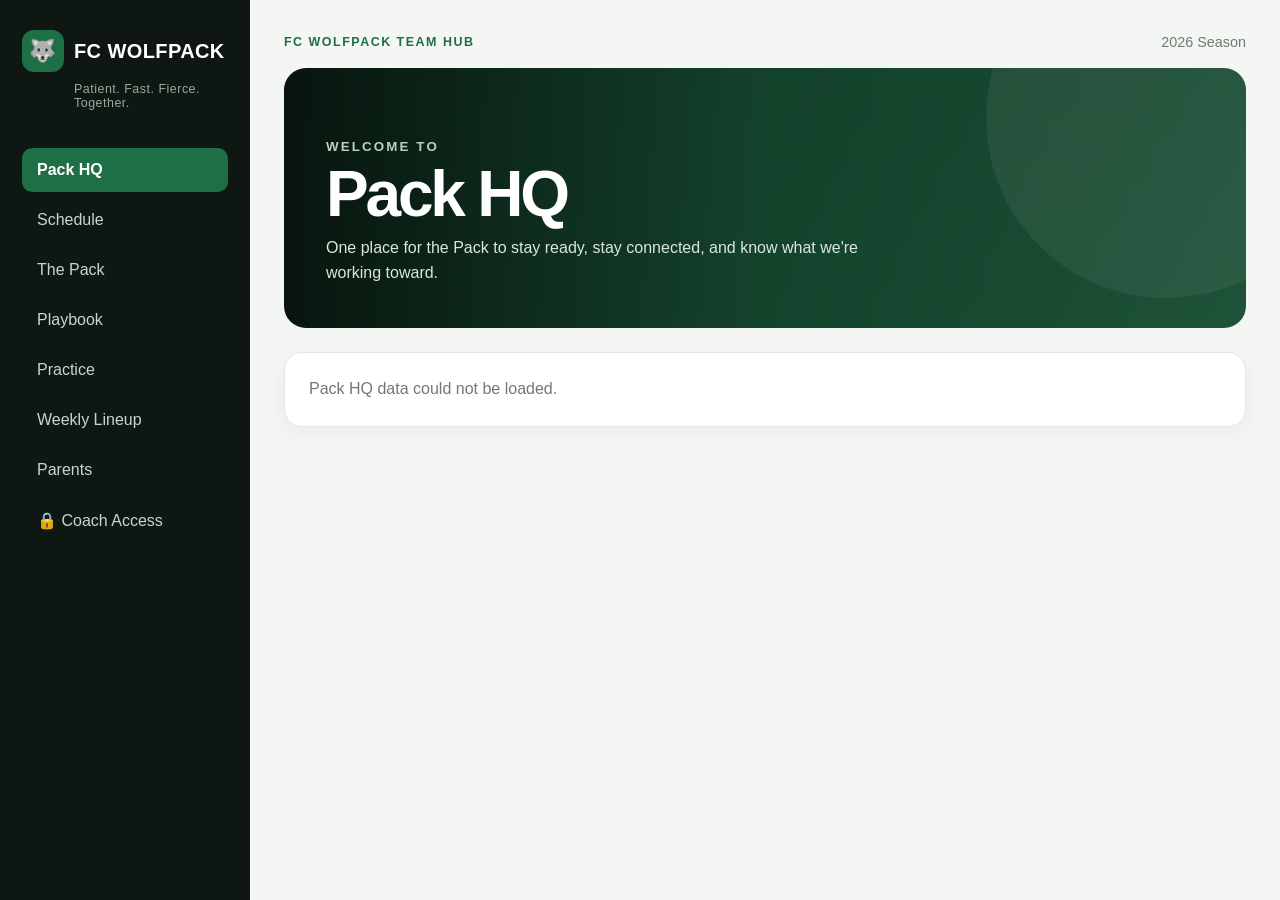
<file: index.html>
<!DOCTYPE html>
<html lang="en">

<head>
    <meta charset="UTF-8">

    <meta
        name="viewport"
        content="width=device-width, initial-scale=1.0"
    >

    <title>
        FC Wolfpack | Pack HQ
    </title>

    <link
        rel="stylesheet"
        href="style.css"
    >
</head>


<body>


<!-- =========================================================
     GAME DAY CLAW EFFECT
========================================================= -->

<div
    id="clawWipe"
    class="claw-wipe"
    aria-hidden="true"
>
    <div class="claw claw-one"></div>
    <div class="claw claw-two"></div>
    <div class="claw claw-three"></div>
</div>


<div class="layout">


    <!-- =====================================================
         SIDEBAR
    ====================================================== -->

    <aside class="sidebar">

        <div class="brand">

            <div class="brand-mark">
                🐺
            </div>

            FC WOLFPACK

        </div>


        <div class="tagline">
            Patient. Fast. Fierce. Together.
        </div>


        <nav class="nav">

            <a
                class="active"
                href="index.html"
            >
                Pack HQ
            </a>

            <a href="schedule.html">
                Schedule
            </a>

            <a href="pack.html">
                The Pack
            </a>

            <a href="playbook.html">
                Playbook
            </a>

            <a href="practice.html">
                Practice
            </a>

            <a href="lineup.html">
                Weekly Lineup
            </a>

            <a href="parents.html">
                Parents
            </a>



    <a href="coaches.html">
        🔒 Coach Access
    </a>


        </nav>

    </aside>


    <!-- =====================================================
         MAIN
    ====================================================== -->

    <main>


        <div class="topbar">

            <div class="page-label">
                FC Wolfpack Team Hub
            </div>

            <div class="topbar-note">
                2026 Season
            </div>

        </div>


        <!-- =================================================
             DYNAMIC HERO
        ================================================== -->

        <section
            id="homeHero"
            class="hero"
        >


            <!-- NORMAL MODE -->

            <div
                id="normalHero"
                class="hero-content"
            >

                <small>
                    Welcome to
                </small>

                <h1>
                    Pack HQ
                </h1>

                <p>
                    One place for the Pack to stay ready,
                    stay connected, and know what we're
                    working toward.
                </p>

            </div>


            <!-- GAME EVE / GAME DAY MODE -->

            <div
                id="gameHero"
                class="hero-content game-hero-content"
                style="display:none;"
            >

                <div
                    id="gameHeroEyebrow"
                    class="game-hero-eyebrow"
                >
                    GAME DAY
                </div>


                <h1 id="gameHeroTitle">
                    The Hunt Is On
                </h1>


                <div class="game-hero-details">


                    <div
                        id="gameHeroStatus"
                        class="game-hero-status"
                    >
                    </div>


                    <div class="game-hero-info">

                        <strong id="gameHeroDate">
                        </strong>

                        <span id="gameHeroTime">
                        </span>

                        <span id="gameHeroField">
                        </span>

                    </div>


                </div>

            </div>


        </section>


        <!-- =================================================
             LOADING
        ================================================== -->

        <div
            id="homeLoading"
            class="card card-full muted"
        >
            Loading Pack HQ...
        </div>


        <!-- =================================================
             ERROR
        ================================================== -->

        <div
            id="homeError"
            class="card card-full muted"
            style="display:none;"
        >
            Pack HQ data could not be loaded.
        </div>


        <!-- =================================================
             DASHBOARD
        ================================================== -->

        <div
            id="homeDashboard"
            class="grid"
            style="display:none;"
        >


            <!-- NEXT PRACTICE -->

            <section class="card card-half">

                <div class="eyebrow">
                    Up Next
                </div>

                <h2>
                    Practice
                </h2>

                <div
                    id="nextPracticeContent"
                >
                </div>

                <a
                    class="text-link"
                    href="practice.html"
                >
                    View practice week →
                </a>

            </section>


            <!-- PACK FOCUS -->

            <section class="card card-half mission">

                <div class="eyebrow">
                    Pack Focus
                </div>

                <h2 id="missionTitle">
                    Pack Development
                </h2>

                <p
                    id="missionDescription"
                    class="muted"
                >
                    Loading this week's focus...
                </p>

                <div class="mission-word">
                    PATIENT • FAST • FIERCE • TOGETHER
                </div>

            </section>


            <!-- ROLES -->

            <section class="card card-wide">

                <div class="eyebrow">
                    The Pack
                </div>

                <h2>
                    Know Your Role
                </h2>


                <div class="roles">


                    <div class="role">

                        <div class="role-icon">
                            🐺
                        </div>

                        <strong>
                            Hunter
                        </strong>

                        <span>
                            Attack the goal
                        </span>

                    </div>


                    <div class="role">

                        <div class="role-icon">
                            🔭
                        </div>

                        <strong>
                            Scout
                        </strong>

                        <span>
                            Find space
                        </span>

                    </div>


                    <div class="role">

                        <div class="role-icon">
                            🛡️
                        </div>

                        <strong>
                            Guardian
                        </strong>

                        <span>
                            Protect the den
                        </span>

                    </div>


                    <div class="role">

                        <div class="role-icon">
                            👑
                        </div>

                        <strong>
                            Pack Leader
                        </strong>

                        <span>
                            See and lead
                        </span>

                    </div>


                </div>

            </section>


            <!-- THIS WEEK -->

            <section class="card card-small">

                <div class="eyebrow">
                    This Week
                </div>

                <h2>
                    Pack Activity
                </h2>

                <div
                    id="weekSummary"
                >
                </div>

            </section>


            <!-- NEXT GAME -->

            <section class="card card-half">

                <div class="eyebrow">
                    Coming Up
                </div>

                <h2>
                    Next Game
                </h2>

                <div
                    id="nextGameContent"
                >
                </div>

                <a
                    class="button"
                    href="schedule.html"
                >
                    View Schedule →
                </a>

            </section>


            <!-- LINEUP -->

            <section class="card card-half">

                <div class="eyebrow">
                    Coach Game Plan
                </div>

                <h2>
                    Weekly Lineup
                </h2>

                <p class="muted">
                    See the Pack's quarter-by-quarter
                    formation for the next game.
                </p>

                <a
                    class="button"
                    href="lineup.html"
                >
                    View Lineup →
                </a>

            </section>


            <!-- PACK STATUS -->

            <section class="card card-full">

                <div class="eyebrow">
                    Pack Status
                </div>

                <h2>
                    Ready for the Week
                </h2>

                <div
                    id="packStatus"
                >
                </div>

            </section>


            <!-- PACK CHALLENGE -->

            <section class="card card-full pack-challenge-card">

                <div class="pack-challenge-header">


                    <div>

                        <div class="eyebrow">
                            Pack Challenge
                        </div>

                        <h2>
                            The Hunt
                        </h2>

                        <p class="muted">
                            Every act of teamwork moves the Pack
                            closer to the mystery reward.
                        </p>

                    </div>


                    <div
                        id="challengeNumber"
                        class="challenge-number"
                    >

                        —

                        <span>
                            Tokens Earned
                        </span>

                    </div>


                </div>


                <div
                    id="challengeTokens"
                    class="token-row pack-token-grid"
                >
                </div>


                <div
                    id="challengeMessage"
                    class="challenge-reward"
                >
                    The reward remains a mystery...
                </div>


            </section>


        </div>


    </main>


</div>


<script>


/* =========================================================
   API
========================================================= */

const API_URL =
    "https://script.google.com/macros/s/AKfycbx5Fl8Ua7z60fT1d5VsT87W-hCGosv0m5AbIdpRUIsTQjrkjAInCySOYi7WyTxFyz8c/exec";


let games = [];
let practices = [];
let challenge = null;


/* =========================================================
   LOAD PACK HQ
========================================================= */

async function loadPackHQ() {


    const loading =
        document.getElementById(
            "homeLoading"
        );


    const error =
        document.getElementById(
            "homeError"
        );


    const dashboard =
        document.getElementById(
            "homeDashboard"
        );


    try {


        const [
            scheduleResponse,
            challengeResponse
        ] =
            await Promise.all([

                fetch(
                    API_URL +
                    "?action=schedule"
                ),

                fetch(
                    API_URL +
                    "?action=challenge"
                )

            ]);


        const scheduleData =
            await scheduleResponse.json();


        const challengeData =
            await challengeResponse.json();


        if (!scheduleData.ok) {


            throw new Error(
                scheduleData.error ||
                "Schedule could not be loaded."
            );


        }


        games =
            scheduleData.games || [];


        practices =
            scheduleData.practices || [];


        if (
            challengeData.ok &&
            challengeData.challenge
        ) {


            challenge =
                challengeData.challenge;


        }


        renderHomepage();


        loading.style.display =
            "none";


        dashboard.style.display =
            "grid";


    } catch (err) {


        console.error(
            "PACK HQ ERROR:",
            err
        );


        loading.style.display =
            "none";


        error.style.display =
            "block";


    }


}


/* =========================================================
   RENDER HOMEPAGE
========================================================= */

function renderHomepage() {


    renderGameDayHero();

    renderNextPractice();

    renderMission();

    renderChallenge();

    renderNextGame();

    renderWeekSummary();

    renderPackStatus();


}


/* =========================================================
   GAME DAY HERO
========================================================= */

function renderGameDayHero() {


    const hero =
        document.getElementById(
            "homeHero"
        );


    const normalHero =
        document.getElementById(
            "normalHero"
        );


    const gameHero =
        document.getElementById(
            "gameHero"
        );


    const nextGame =
        getNextEvent(
            games
        );


    if (!nextGame) {


        showNormalHero();


        return;


    }


    const today =
        new Date();


    today.setHours(
        0,
        0,
        0,
        0
    );


    const gameDate =
        parseDate(
            nextGame.date
        );


    gameDate.setHours(
        0,
        0,
        0,
        0
    );


    const millisecondsPerDay =
        1000 *
        60 *
        60 *
        24;


    const daysUntilGame =
        Math.round(

            (
                gameDate -
                today
            )

            /

            millisecondsPerDay

        );


    /*
     * Normal homepage until the
     * day before the game.
     */

    if (
        daysUntilGame > 1 ||
        daysUntilGame < 0
    ) {


        showNormalHero();


        return;


    }


    normalHero.style.display =
        "none";


    gameHero.style.display =
        "block";


    hero.classList.remove(
        "game-eve",
        "game-day"
    );


    const isHome =
        String(
            nextGame.homeAway || ""
        )
            .trim()
            .toLowerCase() ===
        "home";


    const status =
        isHome
            ? "HOME"
            : "AWAY";


    const jersey =
        isHome
            ? "WHITE"
            : "GREEN";


    const formattedDate =
        gameDate.toLocaleDateString(
            "en-US",
            {
                weekday:
                    "long",

                month:
                    "long",

                day:
                    "numeric"
            }
        );


    /* =====================================================
       GAME EVE
    ====================================================== */

    if (daysUntilGame === 1) {


        hero.classList.add(
            "game-eve"
        );


        document
            .getElementById(
                "gameHeroEyebrow"
            )
            .textContent =
            "TOMORROW";


        document
            .getElementById(
                "gameHeroTitle"
            )
            .textContent =
            "The Hunt Approaches";


    }


    /* =====================================================
       GAME DAY
    ====================================================== */

    if (daysUntilGame === 0) {


        hero.classList.add(
            "game-day"
        );


        document
            .getElementById(
                "gameHeroEyebrow"
            )
            .textContent =
            "GAME DAY";


        document
            .getElementById(
                "gameHeroTitle"
            )
            .textContent =
            "The Hunt Is On";


        playClawWipe();


    }


    /* =====================================================
       HOME / AWAY + JERSEY
    ====================================================== */

    const statusBox =
        document.getElementById(
            "gameHeroStatus"
        );


    statusBox.className =
        "game-hero-status " +
        (
            isHome
                ? "home"
                : "away"
        );


    statusBox.innerHTML = `

        <span>
            ${status}
        </span>

        <strong>
            WEAR ${jersey}
        </strong>

    `;


    /* =====================================================
       DATE
    ====================================================== */

    document
        .getElementById(
            "gameHeroDate"
        )
        .textContent =
        formattedDate;


    /* =====================================================
       TIME
    ====================================================== */

    document
        .getElementById(
            "gameHeroTime"
        )
        .textContent =
        nextGame.time ||
        "Time TBD";


    /* =====================================================
       FIELD
    ====================================================== */

    document
        .getElementById(
            "gameHeroField"
        )
        .textContent =
        nextGame.field ||
        "Field TBD";


}


/* =========================================================
   CLAW EFFECT
========================================================= */

function playClawWipe() {


    const wipe =
        document.getElementById(
            "clawWipe"
        );


    if (!wipe) {
        return;
    }


    /*
     * Play once per browser session.
     */

    if (
        sessionStorage.getItem(
            "wolfpackClawPlayedV2"
        )
    ) {

        return;

    }


    sessionStorage.setItem(
        "wolfpackClawPlayedV2",
        "true"
    );


    /*
     * Force animation restart.
     */

    wipe.classList.remove(
        "show"
    );


    void wipe.offsetWidth;


    wipe.classList.add(
        "show"
    );


    setTimeout(
        () => {


            wipe.classList.remove(
                "show"
            );


        },
        1000
    );


}


/* =========================================================
   NORMAL HERO
========================================================= */

function showNormalHero() {


    const hero =
        document.getElementById(
            "homeHero"
        );


    hero.classList.remove(
        "game-eve",
        "game-day"
    );


    document
        .getElementById(
            "normalHero"
        )
        .style
        .display =
        "block";


    document
        .getElementById(
            "gameHero"
        )
        .style
        .display =
        "none";


}


/* =========================================================
   NEXT PRACTICE
========================================================= */

function renderNextPractice() {


    const container =
        document.getElementById(
            "nextPracticeContent"
        );


    const nextPractice =
        getNextEvent(
            practices
        );


    if (!nextPractice) {


        container.innerHTML = `

            <p class="muted">
                No upcoming practice scheduled.
            </p>

        `;


        return;


    }


    const date =
        parseDate(
            nextPractice.date
        );


    const month =
        date
            .toLocaleDateString(
                "en-US",
                {
                    month:
                        "short"
                }
            )
            .toUpperCase();


    const day =
        date
            .toLocaleDateString(
                "en-US",
                {
                    day:
                        "numeric"
                }
            );


    const weekday =
        date
            .toLocaleDateString(
                "en-US",
                {
                    weekday:
                        "long"
                }
            );


    container.innerHTML = `

        <div class="event-row">


            <div class="event-date">

                <div class="month">
                    ${month}
                </div>

                <div class="day">
                    ${day}
                </div>

            </div>


            <div class="event-details">


                <strong>

                    ${weekday}

                    ${
                        nextPractice.time
                            ? " • " +
                              escapeHTML(
                                  nextPractice.time
                              )
                            : ""
                    }

                </strong>


                <span class="muted">

                    ${
                        escapeHTML(
                            nextPractice.field ||
                            "Field TBD"
                        )
                    }

                </span>


                ${
                    nextPractice.focus
                        ? `

                            <p class="muted">

                                Focus:

                                <strong>
                                    ${
                                        escapeHTML(
                                            nextPractice.focus
                                        )
                                    }
                                </strong>

                            </p>

                        `
                        : ""
                }


            </div>


        </div>

    `;


}


/* =========================================================
   PACK FOCUS
========================================================= */

function renderMission() {


    const title =
        document.getElementById(
            "missionTitle"
        );


    const description =
        document.getElementById(
            "missionDescription"
        );


    const week =
        getCurrentWeek();


    const thisWeek =
        practices
            .filter(
                practice => {


                    const date =
                        parseDate(
                            practice.date
                        );


                    return (
                        date >= week.start &&
                        date <= week.end
                    );


                }
            )
            .sort(
                (a, b) =>
                    parseDate(a.date) -
                    parseDate(b.date)
            );


    let focusPractice =
        null;


    if (
        thisWeek.length > 0
    ) {


        focusPractice =
            thisWeek.find(
                practice =>
                    practice.focus
            ) ||
            thisWeek[0];


    } else {


        focusPractice =
            getNextEvent(
                practices
            );


    }


    if (
        focusPractice &&
        focusPractice.focus
    ) {


        title.textContent =
            focusPractice.focus;


        description.textContent =
            "This is what the Pack is working on right now.";


    } else {


        title.textContent =
            "Pack Development";


        description.textContent =
            "Patient. Fast. Fierce. Together.";


    }


}


/* =========================================================
   PACK CHALLENGE
========================================================= */

function renderChallenge() {


    const number =
        document.getElementById(
            "challengeNumber"
        );


    const tokenContainer =
        document.getElementById(
            "challengeTokens"
        );


    const message =
        document.getElementById(
            "challengeMessage"
        );


    tokenContainer.innerHTML =
        "";


    if (!challenge) {


        number.innerHTML = `

            —

            <span>
                Tokens Earned
            </span>

        `;


        message.textContent =
            "The reward remains a mystery...";


        return;


    }


    const total =
        Number(
            challenge.total || 0
        );


    const earned =
        Math.min(
            Number(
                challenge.earned || 0
            ),
            total
        );


    const remaining =
        Math.max(
            total - earned,
            0
        );


    number.innerHTML = `

        ${earned}

        <span>
            of ${total} Pack Tokens Earned
        </span>

    `;


    for (
        let i = 1;
        i <= total;
        i++
    ) {


        const token =
            document.createElement(
                "div"
            );


        token.className =
            "token";


        if (i <= earned) {


            token.style.borderColor =
                "#1f6f46";


            token.style.background =
                "#1f6f46";


        } else {


            token.style.borderColor =
                "#7b837d";


            token.style.background =
                "transparent";


        }


        tokenContainer.appendChild(
            token
        );


    }


    if (remaining === 0) {


        message.textContent =
            "🐺 Challenge complete!";


    } else {


        message.textContent =
            `${remaining} tokens remain • Reward: ???`;


    }


}


/* =========================================================
   NEXT GAME
========================================================= */

function renderNextGame() {


    const container =
        document.getElementById(
            "nextGameContent"
        );


    const nextGame =
        getNextEvent(
            games
        );


    if (!nextGame) {


        container.innerHTML = `

            <p class="muted">
                No upcoming game scheduled.
            </p>

        `;


        return;


    }


    const date =
        parseDate(
            nextGame.date
        );


    const month =
        date
            .toLocaleDateString(
                "en-US",
                {
                    month:
                        "short"
                }
            )
            .toUpperCase();


    const day =
        date
            .toLocaleDateString(
                "en-US",
                {
                    day:
                        "numeric"
                }
            );


    const weekday =
        date
            .toLocaleDateString(
                "en-US",
                {
                    weekday:
                        "long"
                }
            );


    const isHome =
        String(
            nextGame.homeAway || ""
        )
            .trim()
            .toLowerCase() ===
        "home";


    const snackCovered =
        nextGame.snack &&
        nextGame.snack.familyName;


    container.innerHTML = `

        <div class="event-row">


            <div class="event-date">

                <div class="month">
                    ${month}
                </div>

                <div class="day">
                    ${day}
                </div>

            </div>


            <div class="event-details">


                <strong>
                    ${weekday}
                </strong>


                <span class="muted">

                    ${
                        nextGame.time
                            ? escapeHTML(
                                nextGame.time
                              ) + " • "
                            : ""
                    }

                    ${
                        escapeHTML(
                            nextGame.field ||
                            "Field TBD"
                        )
                    }

                </span>


                <p>

                    <strong>
                        ${
                            isHome
                                ? "HOME"
                                : "AWAY"
                        }
                    </strong>

                    •

                    ${
                        isHome
                            ? "White"
                            : "Green"
                    }

                </p>


                <p class="muted">

                    Snacks:

                    ${
                        snackCovered
                            ? escapeHTML(
                                nextGame.snack.familyName
                              ) +
                              " ✓"

                            : "Volunteer needed"
                    }

                </p>


            </div>


        </div>

    `;


}


/* =========================================================
   THIS WEEK
========================================================= */

function renderWeekSummary() {


    const container =
        document.getElementById(
            "weekSummary"
        );


    const week =
        getCurrentWeek();


    const weeklyPractices =
        practices.filter(
            practice => {


                const date =
                    parseDate(
                        practice.date
                    );


                return (
                    date >= week.start &&
                    date <= week.end
                );


            }
        );


    const weeklyGames =
        games.filter(
            game => {


                const date =
                    parseDate(
                        game.date
                    );


                return (
                    date >= week.start &&
                    date <= week.end
                );


            }
        );


    const start =
        week.start
            .toLocaleDateString(
                "en-US",
                {
                    month:
                        "short",

                    day:
                        "numeric"
                }
            );


    const end =
        week.end
            .toLocaleDateString(
                "en-US",
                {
                    month:
                        "short",

                    day:
                        "numeric"
                }
            );


    container.innerHTML = `

        <p>

            <strong>
                ${start} – ${end}
            </strong>

        </p>


        <p class="muted">

            ⚽ ${weeklyPractices.length}

            ${
                weeklyPractices.length === 1
                    ? "practice"
                    : "practices"
            }

        </p>


        <p class="muted">

            🐺 ${weeklyGames.length}

            ${
                weeklyGames.length === 1
                    ? "game"
                    : "games"
            }

        </p>

    `;


}


/* =========================================================
   PACK STATUS
========================================================= */

function renderPackStatus() {


    const container =
        document.getElementById(
            "packStatus"
        );


    const nextGame =
        getNextEvent(
            games
        );


    const nextPractice =
        getNextEvent(
            practices
        );


    let statusHTML =
        "";


    if (nextPractice) {


        const date =
            parseDate(
                nextPractice.date
            );


        statusHTML += `

            <div class="announcement">

                <strong>
                    Next Practice
                </strong>

                <span class="muted">

                    ${
                        date.toLocaleDateString(
                            "en-US",
                            {
                                weekday:
                                    "long",

                                month:
                                    "short",

                                day:
                                    "numeric"
                            }
                        )
                    }

                    ${
                        nextPractice.time
                            ? " • " +
                              escapeHTML(
                                  nextPractice.time
                              )
                            : ""
                    }

                </span>

            </div>

        `;


    }


    if (nextGame) {


        const snackCovered =
            nextGame.snack &&
            nextGame.snack.familyName;


        statusHTML += `

            <div class="announcement">

                <strong>
                    Next Game
                </strong>

                <span class="muted">

                    ${
                        nextGame.time
                            ? escapeHTML(
                                nextGame.time
                              ) + " • "
                            : ""
                    }

                    ${
                        escapeHTML(
                            nextGame.field ||
                            "Field TBD"
                        )
                    }

                </span>

            </div>


            <div class="announcement">

                <strong>
                    Next Game Snacks
                </strong>

                <span class="muted">

                    ${
                        snackCovered
                            ? "✓ Covered by " +
                              escapeHTML(
                                  nextGame.snack.familyName
                              )

                            : "⚠ Volunteer still needed"
                    }

                </span>

            </div>

        `;


    }


    if (!statusHTML) {


        statusHTML = `

            <p class="muted">
                Nothing upcoming right now.
            </p>

        `;


    }


    container.innerHTML =
        statusHTML;


}


/* =========================================================
   NEXT EVENT
========================================================= */

function getNextEvent(
    events
) {


    const today =
        new Date();


    today.setHours(
        0,
        0,
        0,
        0
    );


    const upcoming =
        events
            .filter(
                event => {


                    if (!event.date) {
                        return false;
                    }


                    return (
                        parseDate(
                            event.date
                        ) >= today
                    );


                }
            )
            .sort(
                (a, b) =>
                    parseDate(a.date) -
                    parseDate(b.date)
            );


    return upcoming[0] || null;


}


/* =========================================================
   CURRENT WEEK
========================================================= */

function getCurrentWeek() {


    const now =
        new Date();


    const sunday =
        new Date(
            now
        );


    sunday.setHours(
        0,
        0,
        0,
        0
    );


    sunday.setDate(
        now.getDate() -
        now.getDay()
    );


    const saturday =
        new Date(
            sunday
        );


    saturday.setDate(
        sunday.getDate() + 6
    );


    saturday.setHours(
        23,
        59,
        59,
        999
    );


    return {

        start:
            sunday,

        end:
            saturday

    };


}


/* =========================================================
   DATE HELPER
========================================================= */

function parseDate(
    value
) {


    if (!value) {


        return new Date(
            "1900-01-01T12:00:00"
        );


    }


    return new Date(
        value +
        "T12:00:00"
    );


}


/* =========================================================
   SAFE HTML
========================================================= */

function escapeHTML(
    value
) {


    return String(
        value || ""
    )
        .replaceAll(
            "&",
            "&amp;"
        )
        .replaceAll(
            "<",
            "&lt;"
        )
        .replaceAll(
            ">",
            "&gt;"
        )
        .replaceAll(
            '"',
            "&quot;"
        )
        .replaceAll(
            "'",
            "&#039;"
        );


}


/* =========================================================
   START
========================================================= */

loadPackHQ();


</script>


</body>

</html>
</file>
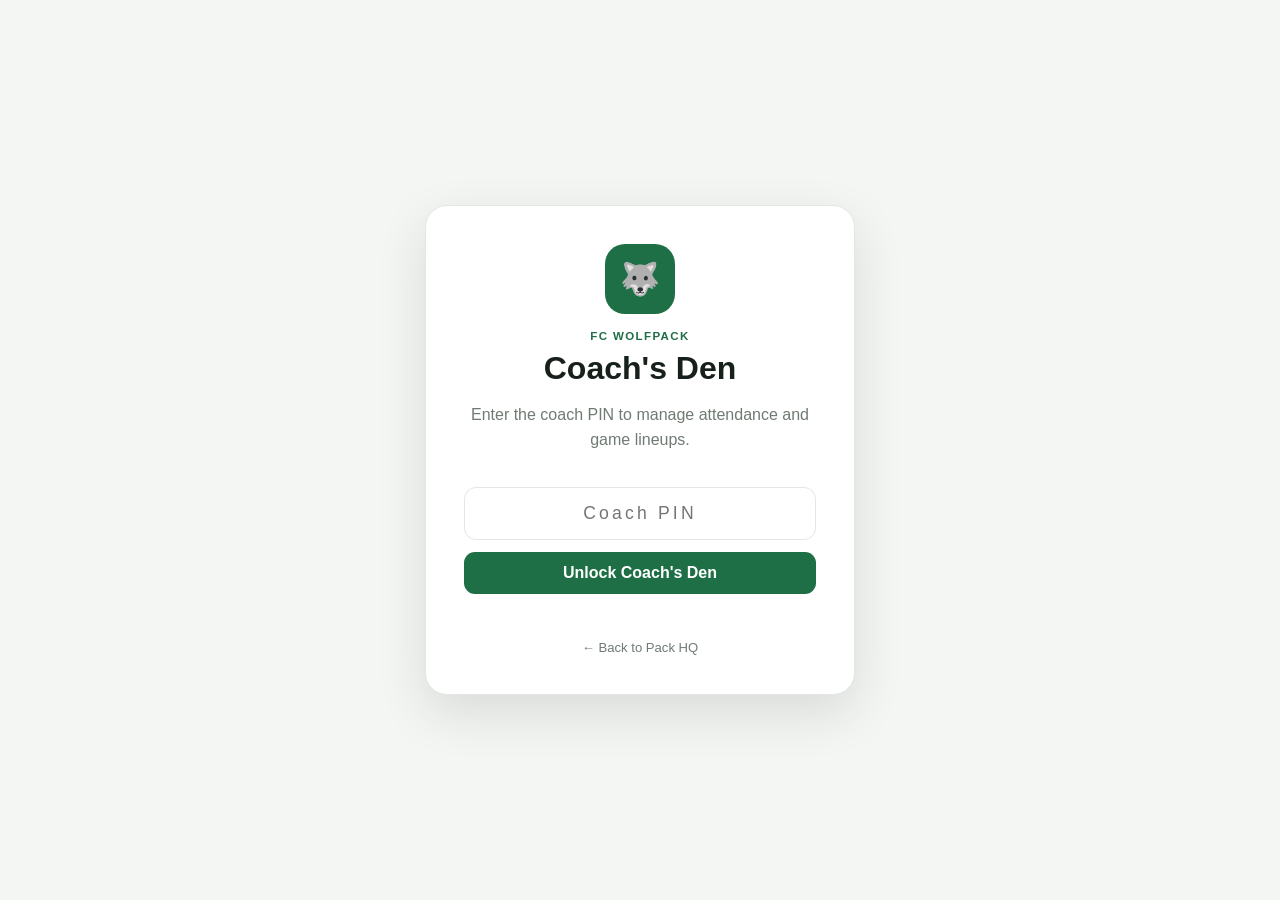
<file: coaches.html>
<!DOCTYPE html>
<html lang="en">

<head>

    <meta charset="UTF-8">

    <meta
        name="viewport"
        content="width=device-width, initial-scale=1.0"
    >

    <title>
        FC Wolfpack | Coach's Den
    </title>

    <link
        rel="stylesheet"
        href="style.css"
    >

</head>


<body>


<div class="coach-page">


    <!-- =====================================================
         LOGIN
    ====================================================== -->

    <section
        id="coachLogin"
        class="coach-login-screen"
    >

        <div class="coach-login-card">

            <div class="coach-login-icon">
                🐺
            </div>

            <div class="eyebrow">
                FC Wolfpack
            </div>

            <h1>
                Coach's Den
            </h1>

            <p class="muted">
                Enter the coach PIN to manage
                attendance and game lineups.
            </p>


            <input
                id="coachPin"
                class="coach-pin-input"
                type="password"
                inputmode="numeric"
                autocomplete="off"
                placeholder="Coach PIN"
            >


            <button
                id="unlockButton"
                class="coach-primary-button"
                type="button"
            >
                Unlock Coach's Den
            </button>


            <div
                id="loginMessage"
                class="coach-message"
            >
            </div>


            <a
                class="coach-back-link"
                href="index.html"
            >
                ← Back to Pack HQ
            </a>

        </div>

    </section>


    <!-- =====================================================
         APP
    ====================================================== -->

    <div
        id="coachApp"
        style="display:none;"
    >


        <header class="coach-header">

            <div>

                <div class="eyebrow">
                    Private Coach Tools
                </div>

                <h1>
                    🐺 Coach's Den
                </h1>

                <p>
                    Set attendance, control positions,
                    generate rotations, lock completed
                    quarters, make manual changes, and
                    publish the lineup.
                </p>

            </div>


            <div class="coach-header-actions">

                <a
                    href="lineup.html"
                    target="_blank"
                    class="coach-secondary-button"
                >
                    View Public Lineup
                </a>


                <button
                    id="lockButton"
                    class="coach-secondary-button"
                    type="button"
                >
                    Lock Coach's Den
                </button>

            </div>

        </header>


        <!-- =================================================
             GAME
        ================================================== -->

        <section class="coach-card">

            <div class="coach-section-heading">

                <div>

                    <div class="eyebrow">
                        Game
                    </div>

                    <h2>
                        Select Game
                    </h2>

                </div>


                <div
                    id="saveStatus"
                    class="coach-save-status"
                >
                </div>

            </div>


            <select
                id="coachGameSelector"
                class="coach-select"
            >
            </select>


            <div
                id="coachGameDetails"
                class="coach-game-details"
            >
            </div>

        </section>


        <!-- =================================================
             PLAYERS
        ================================================== -->

        <section class="coach-card">

            <div class="coach-section-heading">

                <div>

                    <div class="eyebrow">
                        Game Day
                    </div>

                    <h2>
                        Players
                    </h2>

                    <p class="muted">
                        Attendance applies only to this game.
                        Position restrictions persist until
                        you change them.
                    </p>

                </div>

            </div>


            <div
                id="coachPlayerList"
                class="coach-player-list"
            >
            </div>

        </section>


        <!-- =================================================
             GENERATOR
        ================================================== -->

        <section class="coach-card">

            <div class="eyebrow">
                Lineup Builder
            </div>

            <h2>
                Build the Game Plan
            </h2>

            <p class="muted">
                Locked quarters are never changed.
                They still count toward playing-time
                history. Anyone who sat the previous
                quarter is prioritized to play next
                whenever a legal rotation exists.
            </p>


            <div class="coach-generator-actions">

                <button
                    id="generateButton"
                    class="coach-primary-button"
                    type="button"
                >
                    Generate / Recalculate Unlocked Quarters
                </button>


                <button
                    id="reloadButton"
                    class="coach-secondary-button"
                    type="button"
                >
                    Reload Saved Lineup
                </button>

            </div>


            <div
                id="generatorMessage"
                class="coach-message"
            >
            </div>

        </section>


        <!-- =================================================
             QUARTERS
        ================================================== -->

        <div
            id="coachQuarterGrid"
            class="coach-quarter-grid"
        >
        </div>


        <!-- =================================================
             VALIDATION
        ================================================== -->

        <section class="coach-card">

            <div class="eyebrow">
                Lineup Check
            </div>

            <h2>
                Validation
            </h2>


            <div
                id="validationResults"
                class="coach-validation"
            >
            </div>

        </section>


        <!-- =================================================
             SAVE
        ================================================== -->

        <section class="coach-publish-card">

            <div>

                <div class="eyebrow">
                    Publish
                </div>

                <h2>
                    Update Weekly Lineup
                </h2>

                <p>
                    Saves attendance, restrictions,
                    quarter locks, and Q1–Q4 to the data
                    used by the public Weekly Lineup page.
                </p>

            </div>


            <button
                id="saveEverythingButton"
                class="coach-save-button"
                type="button"
            >
                Save & Publish Lineup
            </button>

        </section>


    </div>


</div>


<script>


/* =========================================================
   CONFIG
========================================================= */

const API_URL =
    "https://script.google.com/macros/s/AKfycbx5Fl8Ua7z60fT1d5VsT87W-hCGosv0m5AbIdpRUIsTQjrkjAInCySOYi7WyTxFyz8c/exec";


/* =========================================================
   STATE
========================================================= */

let coachPin = "";

let games = [];

let players = [];

let savedLineup = [];

let attendanceRows = [];

let selectedGameId = "";

let playerState = {};


let quarterLocks = {

    "1": false,
    "2": false,
    "3": false,
    "4": false

};


let quarterLineups = {

    "1": createEmptyQuarter(),
    "2": createEmptyQuarter(),
    "3": createEmptyQuarter(),
    "4": createEmptyQuarter()

};


/* =========================================================
   EMPTY QUARTER
========================================================= */

function createEmptyQuarter() {

    return {

        hunter: "",

        scoutLeft: "",

        scoutRight: "",

        guardianLeft: "",

        guardianRight: "",

        packLeader: ""

    };

}


/* =========================================================
   LOGIN EVENTS
========================================================= */

document
    .getElementById(
        "unlockButton"
    )
    .addEventListener(
        "click",
        unlockCoachDen
    );


document
    .getElementById(
        "coachPin"
    )
    .addEventListener(
        "keydown",
        event => {

            if (
                event.key ===
                "Enter"
            ) {

                unlockCoachDen();

            }

        }
    );


/* =========================================================
   LOGIN
========================================================= */

async function unlockCoachDen() {

    const input =
        document.getElementById(
            "coachPin"
        );


    const message =
        document.getElementById(
            "loginMessage"
        );


    const pin =
        input.value.trim();


    if (!pin) {

        message.textContent =
            "Enter your coach PIN.";

        return;

    }


    message.textContent =
        "Checking PIN...";


    try {

        const result =
            await postApi(
                "verifycoachpin",
                {
                    pin:
                        pin
                }
            );


        if (
            !result.ok ||
            !result.valid
        ) {

            message.textContent =
                "Incorrect PIN.";

            return;

        }


        coachPin =
            pin;


        await loadCoachData();


        document
            .getElementById(
                "coachLogin"
            )
            .style
            .display =
            "none";


        document
            .getElementById(
                "coachApp"
            )
            .style
            .display =
            "block";


        message.textContent =
            "";


    } catch (err) {

        console.error(
            err
        );


        message.textContent =
            "Coach's Den could not be unlocked.";

    }

}


/* =========================================================
   LOCK APP
========================================================= */

document
    .getElementById(
        "lockButton"
    )
    .addEventListener(
        "click",
        () => {

            coachPin =
                "";


            document
                .getElementById(
                    "coachPin"
                )
                .value =
                "";


            document
                .getElementById(
                    "coachApp"
                )
                .style
                .display =
                "none";


            document
                .getElementById(
                    "coachLogin"
                )
                .style
                .display =
                "grid";

        }
    );


/* =========================================================
   LOAD INITIAL DATA
========================================================= */

async function loadCoachData() {

    const query =
        new URLSearchParams({

            action:
                "coachdata",

            pin:
                coachPin

        });


    const response =
        await fetch(
            API_URL +
            "?" +
            query.toString()
        );


    const result =
        await response.json();


    if (!result.ok) {

        throw new Error(
            result.error ||
            "Unable to load Coach's Den."
        );

    }


    games =
        result.data.games || [];


    players =
        result.data.players || [];


    savedLineup =
        result.data.lineup || [];


    if (!selectedGameId) {

        selectedGameId =
            findBestGame();

    }


    buildGameSelector();


    await loadSelectedGame();

}


/* =========================================================
   GAME SELECTOR
========================================================= */

function buildGameSelector() {

    const selector =
        document.getElementById(
            "coachGameSelector"
        );


    selector.innerHTML =
        "";


    games.forEach(
        game => {

            const option =
                document.createElement(
                    "option"
                );


            option.value =
                game.gameId;


            option.textContent =
                buildGameLabel(
                    game
                );


            selector.appendChild(
                option
            );

        }
    );


    selector.value =
        selectedGameId;

}


/* =========================================================
   GAME CHANGE
========================================================= */

document
    .getElementById(
        "coachGameSelector"
    )
    .addEventListener(
        "change",
        async event => {

            selectedGameId =
                event.target.value;


            await loadSelectedGame();

        }
    );


/* =========================================================
   LOAD SELECTED GAME
========================================================= */

async function loadSelectedGame() {

    if (!selectedGameId) {

        return;

    }


    const query =
        new URLSearchParams({

            action:
                "coachdata",

            pin:
                coachPin,

            gameId:
                selectedGameId

        });


    const response =
        await fetch(
            API_URL +
            "?" +
            query.toString()
        );


    const result =
        await response.json();


    if (!result.ok) {

        throw new Error(
            result.error ||
            "Unable to load game."
        );

    }


    games =
        result.data.games || [];


    players =
        result.data.players || [];


    savedLineup =
        result.data.lineup || [];


    attendanceRows =
        result.data.attendance || [];


    quarterLocks =
        Object.assign(
            {
                "1": false,
                "2": false,
                "3": false,
                "4": false
            },
            result.data.locks || {}
        );


    initializePlayerState();


    loadSavedQuarterLineups();


    /*
     * Repairs only unlocked quarters.
     */

    repairAllQuarterLineups();


    renderGameDetails();

    renderPlayers();

    renderQuarterEditor();

    validateLineup();

}


/* =========================================================
   FIND BEST GAME
========================================================= */

function findBestGame() {

    if (
        games.length === 0
    ) {

        return "";

    }


    const today =
        new Date();


    today.setHours(
        0,
        0,
        0,
        0
    );


    const upcoming =
        games.find(
            game => {

                return (
                    parseDate(
                        game.date
                    ) >=
                    today
                );

            }
        );


    return upcoming
        ? upcoming.gameId
        : games[
            games.length - 1
        ].gameId;

}


/* =========================================================
   GAME LABEL
========================================================= */

function buildGameLabel(
    game
) {

    const date =
        parseDate(
            game.date
        );


    let label =
        date.toLocaleDateString(
            "en-US",
            {
                month:
                    "short",

                day:
                    "numeric"
            }
        );


    if (
        game.time
    ) {

        label +=
            " • " +
            game.time;

    }


    label +=
        " • " +
        (
            game.field ||
            "Field TBD"
        );


    return label;

}


/* =========================================================
   GAME DETAILS
========================================================= */

function renderGameDetails() {

    const game =
        games.find(
            item =>

                item.gameId ===
                selectedGameId
        );


    if (!game) {

        return;

    }


    const date =
        parseDate(
            game.date
        );


    document
        .getElementById(
            "coachGameDetails"
        )
        .innerHTML = `

            <strong>

                ${
                    escapeHTML(
                        date.toLocaleDateString(
                            "en-US",
                            {
                                weekday:
                                    "long",

                                month:
                                    "long",

                                day:
                                    "numeric",

                                year:
                                    "numeric"
                            }
                        )
                    )
                }

            </strong>


            <span>

                ${
                    game.time
                        ? escapeHTML(
                            game.time
                          ) +
                          " • "
                        : ""
                }

                ${
                    escapeHTML(
                        game.field ||
                        "Field TBD"
                    )
                }

            </span>


            <span>

                ${
                    escapeHTML(
                        game.homeAway ||
                        ""
                    )
                }

            </span>

        `;

}


/* =========================================================
   PLAYER STATE
========================================================= */

function initializePlayerState() {

    playerState =
        {};


    players.forEach(
        player => {

            const attendance =
                attendanceRows.find(
                    item =>

                        item.playerId ===
                        player.playerId
                );


            playerState[
                player.playerId
            ] = {

                playerId:
                    player.playerId,

                firstName:
                    player.firstName,

                status:
                    attendance
                        ? attendance.status
                        : "Playing",

                availableFromQuarter:
                    attendance
                        ? Number(
                            attendance.availableFromQuarter ||
                            1
                          )
                        : 1,

                positions: {

                    hunter:
                        player.positions
                            ? player.positions.hunter !== false
                            : true,

                    scout:
                        player.positions
                            ? player.positions.scout !== false
                            : true,

                    guardian:
                        player.positions
                            ? player.positions.guardian !== false
                            : true,

                    packLeader:
                        player.positions
                            ? player.positions.packLeader !== false
                            : true

                }

            };

        }
    );

}


/* =========================================================
   PLAYER CARDS
========================================================= */

function renderPlayers() {

    const container =
        document.getElementById(
            "coachPlayerList"
        );


    container.innerHTML =
        "";


    players.forEach(
        player => {

            const state =
                playerState[
                    player.playerId
                ];


            const card =
                document.createElement(
                    "div"
                );


            card.className =
                "coach-player-card";


            card.innerHTML = `

                <div class="coach-player-name">

                    ${
                        escapeHTML(
                            player.firstName
                        )
                    }

                </div>


                <div class="coach-player-label">
                    Attendance
                </div>


                <div class="coach-toggle-row">

                    ${attendanceButton(
                        player.playerId,
                        "Playing",
                        state.status
                    )}

                    ${attendanceButton(
                        player.playerId,
                        "Absent",
                        state.status
                    )}

                    ${attendanceButton(
                        player.playerId,
                        "Late",
                        state.status
                    )}

                </div>


                <div
                    class="coach-late-options"

                    ${
                        state.status ===
                        "Late"
                            ? ""
                            : 'style="display:none;"'
                    }
                >

                    <label>
                        Available starting
                    </label>


                    <select
                        class="coach-quarter-select"
                        data-player="${player.playerId}"
                    >

                        ${quarterOption(
                            1,
                            state.availableFromQuarter
                        )}

                        ${quarterOption(
                            2,
                            state.availableFromQuarter
                        )}

                        ${quarterOption(
                            3,
                            state.availableFromQuarter
                        )}

                        ${quarterOption(
                            4,
                            state.availableFromQuarter
                        )}

                    </select>

                </div>


                <div class="coach-player-label">
                    Allowed Positions
                </div>


                <div class="coach-position-row">

                    ${positionButton(
                        player.playerId,
                        "hunter",
                        "🐺",
                        "Hunter",
                        state.positions.hunter
                    )}

                    ${positionButton(
                        player.playerId,
                        "scout",
                        "🔭",
                        "Scout",
                        state.positions.scout
                    )}

                    ${positionButton(
                        player.playerId,
                        "guardian",
                        "🛡️",
                        "Guardian",
                        state.positions.guardian
                    )}

                    ${positionButton(
                        player.playerId,
                        "packLeader",
                        "👑",
                        "Pack Leader",
                        state.positions.packLeader
                    )}

                </div>

            `;


            container.appendChild(
                card
            );

        }
    );


    attachPlayerEvents();

}


/* =========================================================
   ATTENDANCE BUTTON
========================================================= */

function attendanceButton(
    playerId,
    status,
    selectedStatus
) {

    let label =
        status;


    if (
        status ===
        "Playing"
    ) {

        label =
            "✓ Playing";

    }


    if (
        status ===
        "Absent"
    ) {

        label =
            "✕ Absent";

    }


    if (
        status ===
        "Late"
    ) {

        label =
            "⏰ Late";

    }


    return `

        <button
            type="button"

            class="
                coach-attendance-button
                ${status.toLowerCase()}
                ${
                    selectedStatus === status
                        ? "active"
                        : ""
                }
            "

            data-player="${playerId}"

            data-status="${status}"
        >

            ${label}

        </button>

    `;

}


/* =========================================================
   POSITION BUTTON
========================================================= */

function positionButton(
    playerId,
    position,
    icon,
    label,
    allowed
) {

    return `

        <button
            type="button"

            class="
                coach-position-button
                ${
                    allowed
                        ? "allowed"
                        : "blocked"
                }
            "

            data-player="${playerId}"

            data-position="${position}"
        >

            <span>
                ${icon}
            </span>

            ${escapeHTML(
                label
            )}

        </button>

    `;

}


/* =========================================================
   QUARTER OPTION
========================================================= */

function quarterOption(
    quarter,
    selected
) {

    return `

        <option
            value="${quarter}"

            ${
                Number(
                    selected
                ) ===
                quarter
                    ? "selected"
                    : ""
            }
        >

            Q${quarter}

        </option>

    `;

}


/* =========================================================
   PLAYER EVENTS
========================================================= */

function attachPlayerEvents() {


    document
        .querySelectorAll(
            ".coach-attendance-button"
        )
        .forEach(
            button => {

                button.addEventListener(
                    "click",
                    () => {

                        const playerId =
                            button.dataset.player;


                        const status =
                            button.dataset.status;


                        playerState[
                            playerId
                        ].status =
                            status;


                        if (
                            status ===
                            "Playing"
                        ) {

                            playerState[
                                playerId
                            ].availableFromQuarter =
                                1;

                        }


                        repairAllQuarterLineups();


                        renderPlayers();

                        renderQuarterEditor();

                        validateLineup();

                    }
                );

            }
        );


    document
        .querySelectorAll(
            ".coach-position-button"
        )
        .forEach(
            button => {

                button.addEventListener(
                    "click",
                    () => {

                        const playerId =
                            button.dataset.player;


                        const position =
                            button.dataset.position;


                        playerState[
                            playerId
                        ].positions[
                            position
                        ] =
                            !playerState[
                                playerId
                            ].positions[
                                position
                            ];


                        repairAllQuarterLineups();


                        renderPlayers();

                        renderQuarterEditor();

                        validateLineup();

                    }
                );

            }
        );


    document
        .querySelectorAll(
            ".coach-quarter-select"
        )
        .forEach(
            select => {

                select.addEventListener(
                    "change",
                    () => {

                        playerState[
                            select.dataset.player
                        ].availableFromQuarter =
                            Number(
                                select.value
                            );


                        repairAllQuarterLineups();


                        renderQuarterEditor();

                        validateLineup();

                    }
                );

            }
        );

}


/* =========================================================
   LOAD SAVED LINEUPS
========================================================= */

function loadSavedQuarterLineups() {

    quarterLineups = {

        "1":
            createEmptyQuarter(),

        "2":
            createEmptyQuarter(),

        "3":
            createEmptyQuarter(),

        "4":
            createEmptyQuarter()

    };


    [
        "1",
        "2",
        "3",
        "4"
    ].forEach(
        quarter => {

            const row =
                savedLineup.find(
                    item => {

                        return (
                            item.gameId ===
                            selectedGameId
                            &&
                            String(
                                item.quarter
                            ) ===
                            quarter
                        );

                    }
                );


            if (!row) {

                return;

            }


            const scouts =
                splitPlayers(
                    row.scouts
                );


            const guardians =
                splitPlayers(
                    row.guardians
                );


            quarterLineups[
                quarter
            ] = {

                hunter:
                    firstPlayer(
                        row.hunter
                    ),

                scoutLeft:
                    scouts[0] || "",

                scoutRight:
                    scouts[1] || "",

                guardianLeft:
                    guardians[0] || "",

                guardianRight:
                    guardians[1] || "",

                packLeader:
                    firstPlayer(
                        row.packLeader
                    )

            };

        }
    );

}


/* =========================================================
   GENERATE BUTTON
========================================================= */

document
    .getElementById(
        "generateButton"
    )
    .addEventListener(
        "click",
        generateLineup
    );


/* =========================================================
   GENERATE
========================================================= */

function generateLineup() {

    const stats =
        createGenerationStats();


    for (
        let quarter = 1;
        quarter <= 4;
        quarter++
    ) {

        const quarterKey =
            String(
                quarter
            );


        /*
         * Locked quarter remains unchanged,
         * but is still counted as history.
         */

        if (
            quarterLocks[
                quarterKey
            ]
        ) {

            updateStatsFromQuarter(
                quarter,
                quarterLineups[
                    quarterKey
                ],
                stats
            );


            continue;

        }


        quarterLineups[
            quarterKey
        ] =
            generateQuarter(
                quarter,
                stats
            );


        updateStatsFromQuarter(
            quarter,
            quarterLineups[
                quarterKey
            ],
            stats
        );

    }


    renderQuarterEditor();

    validateLineup();


    document
        .getElementById(
            "generatorMessage"
        )
        .textContent =
        "Unlocked quarters recalculated. Locked quarters were preserved.";

}


/* =========================================================
   GENERATION STATS
========================================================= */

function createGenerationStats() {

    const stats =
        {};


    players.forEach(
        player => {

            stats[
                player.playerId
            ] = {

                played:
                    0,

                lastPlayed:
                    null,

                positionCount: {

                    hunter:
                        0,

                    scout:
                        0,

                    guardian:
                        0,

                    packLeader:
                        0

                }

            };

        }
    );


    return stats;

}


/* =========================================================
   GENERATE ONE QUARTER
========================================================= */

function generateQuarter(
    quarter,
    stats
) {

    const available =
        getAvailablePlayers(
            quarter
        );


    const lineup =
        createEmptyQuarter();


    const assigned =
        new Set();


    /*
     * Players who were available and
     * sat last quarter are must-play
     * candidates whenever possible.
     */

    const mustPlay =
        new Set();


    if (
        quarter > 1
    ) {

        available.forEach(
            player => {

                const playerId =
                    player.playerId;


                if (
                    playerWasAvailable(
                        playerId,
                        quarter - 1
                    )
                    &&
                    !playerPlayedQuarter(
                        playerId,
                        quarter - 1
                    )
                ) {

                    mustPlay.add(
                        playerId
                    );

                }

            }
        );

    }


    const slots = [

        {
            slot:
                "packLeader",

            position:
                "packLeader"
        },

        {
            slot:
                "hunter",

            position:
                "hunter"
        },

        {
            slot:
                "guardianLeft",

            position:
                "guardian"
        },

        {
            slot:
                "guardianRight",

            position:
                "guardian"
        },

        {
            slot:
                "scoutLeft",

            position:
                "scout"
        },

        {
            slot:
                "scoutRight",

            position:
                "scout"
        }

    ];


    const remainingSlots =
        [...slots];


    while (
        remainingSlots.length >
        0
    ) {

        /*
         * Fill the slot with the fewest
         * legal candidates first.
         */

        remainingSlots.sort(
            (a, b) => {

                const countA =
                    countEligibleCandidates(
                        available,
                        assigned,
                        a.position,
                        mustPlay
                    );


                const countB =
                    countEligibleCandidates(
                        available,
                        assigned,
                        b.position,
                        mustPlay
                    );


                return (
                    countA -
                    countB
                );

            }
        );


        const nextSlot =
            remainingSlots.shift();


        const player =
            selectGeneratorPlayer(
                available,
                assigned,
                nextSlot.position,
                mustPlay,
                stats
            );


        if (!player) {

            continue;

        }


        lineup[
            nextSlot.slot
        ] =
            player.playerId;


        assigned.add(
            player.playerId
        );


        mustPlay.delete(
            player.playerId
        );

    }


    return lineup;

}


/* =========================================================
   COUNT ELIGIBLE CANDIDATES
========================================================= */

function countEligibleCandidates(
    available,
    assigned,
    position,
    mustPlay
) {

    const eligible =
        available.filter(
            player => {

                if (
                    assigned.has(
                        player.playerId
                    )
                ) {

                    return false;

                }


                return (
                    playerState[
                        player.playerId
                    ].positions[
                        position
                    ] !== false
                );

            }
        );


    const priority =
        eligible.filter(
            player => {

                return mustPlay.has(
                    player.playerId
                );

            }
        );


    return priority.length > 0
        ? priority.length
        : eligible.length;

}


/* =========================================================
   SELECT PLAYER
========================================================= */

function selectGeneratorPlayer(
    available,
    assigned,
    position,
    mustPlay,
    stats
) {

    const eligible =
        available.filter(
            player => {

                if (
                    assigned.has(
                        player.playerId
                    )
                ) {

                    return false;

                }


                return (
                    playerState[
                        player.playerId
                    ].positions[
                        position
                    ] !== false
                );

            }
        );


    if (
        eligible.length ===
        0
    ) {

        return null;

    }


    /*
     * Hard priority:
     * if a player who sat last quarter
     * can legally fill this position,
     * use that candidate group first.
     */

    const mustPlayEligible =
        eligible.filter(
            player => {

                return mustPlay.has(
                    player.playerId
                );

            }
        );


    const pool =
        mustPlayEligible.length > 0
            ? mustPlayEligible
            : eligible;


    pool.sort(
        (a, b) => {

            const scoreA =
                generatorScore(
                    a.playerId,
                    position,
                    stats
                );


            const scoreB =
                generatorScore(
                    b.playerId,
                    position,
                    stats
                );


            return (
                scoreA -
                scoreB
            );

        }
    );


    return pool[0];

}


/* =========================================================
   GENERATOR SCORE
========================================================= */

function generatorScore(
    playerId,
    position,
    stats
) {

    const stat =
        stats[
            playerId
        ];


    /*
     * Equal playing time first.
     */

    let score =
        stat.played *
        1000;


    /*
     * Rotate positions.
     */

    score +=
        stat.positionCount[
            position
        ] *
        100;


    /*
     * Small tie breaker.
     */

    score +=
        Math.random() *
        2;


    return score;

}


/* =========================================================
   UPDATE STATS FROM QUARTER
========================================================= */

function updateStatsFromQuarter(
    quarter,
    lineup,
    stats
) {

    const fieldPlayers =
        new Set(
            Object
                .values(
                    lineup
                )
                .filter(Boolean)
        );


    const slotPositions = {

        hunter:
            "hunter",

        scoutLeft:
            "scout",

        scoutRight:
            "scout",

        guardianLeft:
            "guardian",

        guardianRight:
            "guardian",

        packLeader:
            "packLeader"

    };


    Object
        .entries(
            lineup
        )
        .forEach(
            ([slot, playerId]) => {

                if (
                    !playerId ||
                    !stats[
                        playerId
                    ]
                ) {

                    return;

                }


                stats[
                    playerId
                ].played++;


                stats[
                    playerId
                ].positionCount[
                    slotPositions[
                        slot
                    ]
                ]++;

            }
        );


    players.forEach(
        player => {

            const playerId =
                player.playerId;


            if (
                !playerWasAvailable(
                    playerId,
                    quarter
                )
            ) {

                return;

            }


            stats[
                playerId
            ].lastPlayed =
                fieldPlayers.has(
                    playerId
                );

        }
    );

}


/* =========================================================
   AVAILABILITY
========================================================= */

function getAvailablePlayers(
    quarter
) {

    return players.filter(
        player => {

            return playerWasAvailable(
                player.playerId,
                quarter
            );

        }
    );

}


function playerWasAvailable(
    playerId,
    quarter
) {

    const state =
        playerState[
            playerId
        ];


    if (!state) {

        return false;

    }


    if (
        state.status ===
        "Absent"
    ) {

        return false;

    }


    if (
        state.status ===
        "Late"
    ) {

        return (
            Number(
                quarter
            ) >=
            Number(
                state.availableFromQuarter ||
                1
            )
        );

    }


    return true;

}


/* =========================================================
   REPAIR ALL UNLOCKED QUARTERS
========================================================= */

function repairAllQuarterLineups() {

    for (
        let quarter = 1;
        quarter <= 4;
        quarter++
    ) {

        if (
            quarterLocks[
                String(
                    quarter
                )
            ]
        ) {

            continue;

        }


        repairQuarterLineup(
            quarter
        );

    }

}


/* =========================================================
   REPAIR ONE QUARTER
========================================================= */

function repairQuarterLineup(
    quarter
) {

    const quarterKey =
        String(
            quarter
        );


    if (
        quarterLocks[
            quarterKey
        ]
    ) {

        return;

    }


    const lineup =
        quarterLineups[
            quarterKey
        ];


    const positions = {

        hunter:
            "hunter",

        scoutLeft:
            "scout",

        scoutRight:
            "scout",

        guardianLeft:
            "guardian",

        guardianRight:
            "guardian",

        packLeader:
            "packLeader"

    };


    /*
     * Remove invalid assignments.
     */

    Object
        .entries(
            positions
        )
        .forEach(
            ([slot, position]) => {

                const playerId =
                    lineup[
                        slot
                    ];


                if (!playerId) {

                    return;

                }


                if (
                    !playerEligibleForSlot(
                        playerId,
                        quarter,
                        position
                    )
                ) {

                    lineup[
                        slot
                    ] =
                        "";

                }

            }
        );


    const assigned =
        new Set(
            Object
                .values(
                    lineup
                )
                .filter(Boolean)
        );


    const mustPlay =
        new Set();


    if (
        quarter > 1
    ) {

        getAvailablePlayers(
            quarter
        )
            .forEach(
                player => {

                    if (
                        playerWasAvailable(
                            player.playerId,
                            quarter - 1
                        )
                        &&
                        !playerPlayedQuarter(
                            player.playerId,
                            quarter - 1
                        )
                    ) {

                        mustPlay.add(
                            player.playerId
                        );

                    }

                }
            );

    }


    Object
        .entries(
            positions
        )
        .forEach(
            ([slot, position]) => {

                if (
                    lineup[
                        slot
                    ]
                ) {

                    mustPlay.delete(
                        lineup[
                            slot
                        ]
                    );


                    return;

                }


                const eligible =
                    getAvailablePlayers(
                        quarter
                    )
                        .filter(
                            player => {

                                return (
                                    !assigned.has(
                                        player.playerId
                                    )
                                    &&
                                    playerState[
                                        player.playerId
                                    ].positions[
                                        position
                                    ] !== false
                                );

                            }
                        );


                const priority =
                    eligible.filter(
                        player => {

                            return mustPlay.has(
                                player.playerId
                            );

                        }
                    );


                const pool =
                    priority.length > 0
                        ? priority
                        : eligible;


                if (
                    pool.length ===
                    0
                ) {

                    return;

                }


                pool.sort(
                    (a, b) => {

                        const totalA =
                            countPlayerQuarters(
                                a.playerId
                            );


                        const totalB =
                            countPlayerQuarters(
                                b.playerId
                            );


                        return (
                            totalA -
                            totalB
                        );

                    }
                );


                const replacement =
                    pool[0];


                lineup[
                    slot
                ] =
                    replacement.playerId;


                assigned.add(
                    replacement.playerId
                );


                mustPlay.delete(
                    replacement.playerId
                );

            }
        );

}


/* =========================================================
   ELIGIBILITY
========================================================= */

function playerEligibleForSlot(
    playerId,
    quarter,
    position
) {

    if (
        !playerWasAvailable(
            playerId,
            quarter
        )
    ) {

        return false;

    }


    const state =
        playerState[
            playerId
        ];


    return (
        state &&
        state.positions[
            position
        ] !== false
    );

}


/* =========================================================
   RENDER QUARTERS
========================================================= */

function renderQuarterEditor() {

    const container =
        document.getElementById(
            "coachQuarterGrid"
        );


    container.innerHTML =
        "";


    [
        "1",
        "2",
        "3",
        "4"
    ].forEach(
        quarter => {

            const lineup =
                quarterLineups[
                    quarter
                ];


            const locked =
                quarterLocks[
                    quarter
                ] === true;


            const card =
                document.createElement(
                    "section"
                );


            card.className =
                "coach-quarter-card" +
                (
                    locked
                        ? " coach-quarter-locked"
                        : ""
                );


            card.innerHTML = `

                <div class="coach-quarter-heading">

                    <div>

                        <div class="eyebrow">
                            Quarter
                        </div>

                        <h2>

                            Q${quarter}

                            ${
                                locked
                                    ? " 🔒"
                                    : ""
                            }

                        </h2>

                    </div>


                    <div class="coach-quarter-actions">

                        <button
                            type="button"

                            class="
                                coach-quarter-lock-button
                                ${
                                    locked
                                        ? "locked"
                                        : ""
                                }
                            "

                            data-quarter="${quarter}"
                        >

                            ${
                                locked
                                    ? "Unlock Q" + quarter
                                    : "Lock Q" + quarter
                            }

                        </button>


                        <button
                            type="button"

                            class="coach-reset-quarter"

                            data-quarter="${quarter}"

                            ${
                                locked
                                    ? "disabled"
                                    : ""
                            }
                        >
                            Clear
                        </button>

                    </div>

                </div>


                ${
                    locked
                        ? `

                            <div class="coach-lock-notice">

                                🔒 Q${quarter} is locked.
                                Attendance changes and
                                recalculation will not alter it.

                            </div>

                        `
                        : ""
                }


                ${positionSelectHTML(
                    quarter,
                    "hunter",
                    "🐺 Hunter",
                    "hunter",
                    lineup.hunter,
                    locked
                )}


                ${positionSelectHTML(
                    quarter,
                    "scoutLeft",
                    "🔭 Scout — Left",
                    "scout",
                    lineup.scoutLeft,
                    locked
                )}


                ${positionSelectHTML(
                    quarter,
                    "scoutRight",
                    "🔭 Scout — Right",
                    "scout",
                    lineup.scoutRight,
                    locked
                )}


                ${positionSelectHTML(
                    quarter,
                    "guardianLeft",
                    "🛡️ Guardian — Left",
                    "guardian",
                    lineup.guardianLeft,
                    locked
                )}


                ${positionSelectHTML(
                    quarter,
                    "guardianRight",
                    "🛡️ Guardian — Right",
                    "guardian",
                    lineup.guardianRight,
                    locked
                )}


                ${positionSelectHTML(
                    quarter,
                    "packLeader",
                    "👑 Pack Leader (Goalie)",
                    "packLeader",
                    lineup.packLeader,
                    locked
                )}


                <div class="coach-bench-box">

                    <div class="coach-position-label">
                        Bench
                    </div>


                    <div
                        id="coachBench-${quarter}"
                        class="coach-bench-list"
                    >
                    </div>

                </div>

            `;


            container.appendChild(
                card
            );


            renderCoachBench(
                quarter
            );

        }
    );


    attachQuarterEvents();

}


/* =========================================================
   POSITION SELECT
========================================================= */

function positionSelectHTML(
    quarter,
    slot,
    label,
    position,
    selectedPlayer,
    locked
) {

    const eligible =
        getAvailablePlayers(
            Number(
                quarter
            )
        )
            .filter(
                player => {

                    return (
                        playerState[
                            player.playerId
                        ].positions[
                            position
                        ] !== false
                    );

                }
            );


    /*
     * Keep historical player visible
     * in locked quarter even if current
     * attendance/restrictions changed.
     */

    if (
        selectedPlayer &&
        !eligible.some(
            player =>
                player.playerId ===
                selectedPlayer
        )
    ) {

        const existing =
            players.find(
                player =>
                    player.playerId ===
                    selectedPlayer
            );


        if (
            existing
        ) {

            eligible.push(
                existing
            );

        }

    }


    let options = `

        <option value="">
            Open
        </option>

    `;


    eligible.forEach(
        player => {

            options += `

                <option
                    value="${player.playerId}"

                    ${
                        player.playerId ===
                        selectedPlayer
                            ? "selected"
                            : ""
                    }
                >

                    ${
                        escapeHTML(
                            player.firstName
                        )
                    }

                </option>

            `;

        }
    );


    return `

        <div class="coach-position-editor">

            <label class="coach-position-label">
                ${label}
            </label>


            <select
                class="coach-lineup-select"

                data-quarter="${quarter}"

                data-slot="${slot}"

                data-position="${position}"

                ${
                    locked
                        ? "disabled"
                        : ""
                }
            >

                ${options}

            </select>

        </div>

    `;

}


/* =========================================================
   QUARTER EVENTS
========================================================= */

function attachQuarterEvents() {


    document
        .querySelectorAll(
            ".coach-lineup-select"
        )
        .forEach(
            select => {

                select.addEventListener(
                    "change",
                    () => {

                        manualPositionChange(
                            select
                        );

                    }
                );

            }
        );


    document
        .querySelectorAll(
            ".coach-reset-quarter"
        )
        .forEach(
            button => {

                button.addEventListener(
                    "click",
                    () => {

                        const quarter =
                            button.dataset.quarter;


                        if (
                            quarterLocks[
                                quarter
                            ]
                        ) {

                            return;

                        }


                        quarterLineups[
                            quarter
                        ] =
                            createEmptyQuarter();


                        renderQuarterEditor();

                        validateLineup();

                    }
                );

            }
        );


    document
        .querySelectorAll(
            ".coach-quarter-lock-button"
        )
        .forEach(
            button => {

                button.addEventListener(
                    "click",
                    async () => {

                        await toggleQuarterLock(
                            button.dataset.quarter
                        );

                    }
                );

            }
        );

}


/* =========================================================
   TOGGLE QUARTER LOCK
========================================================= */

async function toggleQuarterLock(
    quarter
) {

    const currentlyLocked =
        quarterLocks[
            quarter
        ] === true;


    const newState =
        !currentlyLocked;


    const status =
        document.getElementById(
            "saveStatus"
        );


    status.textContent =
        newState
            ? `Locking Q${quarter}...`
            : `Unlocking Q${quarter}...`;


    status.className =
        "coach-save-status";


    try {


        /*
         * Locking immediately saves
         * that quarter first.
         */

        if (
            newState
        ) {

            if (
                !validateQuarter(
                    quarter
                )
            ) {

                status.textContent =
                    `Q${quarter} cannot be locked while a position is open or duplicated.`;


                status.className =
                    "coach-save-status error";


                return;

            }


            await saveSingleQuarter(
                quarter
            );

        }


        const result =
            await postApi(
                "savelineuplock",
                {

                    pin:
                        coachPin,

                    gameId:
                        selectedGameId,

                    quarter:
                        quarter,

                    locked:
                        newState

                }
            );


        quarterLocks[
            quarter
        ] =
            result.locked === true;


        status.textContent =
            quarterLocks[
                quarter
            ]
                ? `✓ Q${quarter} saved and locked`
                : `Q${quarter} unlocked`;


        status.className =
            "coach-save-status success";


        renderQuarterEditor();

        validateLineup();


    } catch (err) {

        console.error(
            err
        );


        status.textContent =
            err.message ||
            "Quarter lock failed.";


        status.className =
            "coach-save-status error";

    }

}


/* =========================================================
   MANUAL POSITION CHANGE
========================================================= */

function manualPositionChange(
    select
) {

    const quarter =
        select.dataset.quarter;


    if (
        quarterLocks[
            quarter
        ]
    ) {

        return;

    }


    const slot =
        select.dataset.slot;


    const newPlayer =
        select.value;


    const lineup =
        quarterLineups[
            quarter
        ];


    const oldPlayer =
        lineup[
            slot
        ];


    /*
     * Selecting someone already on
     * the field swaps them.
     */

    if (
        newPlayer
    ) {

        const otherSlot =
            Object
                .keys(
                    lineup
                )
                .find(
                    key => {

                        return (
                            key !==
                            slot
                            &&
                            lineup[
                                key
                            ] ===
                            newPlayer
                        );

                    }
                );


        if (
            otherSlot
        ) {

            const otherPosition =
                slotToPosition(
                    otherSlot
                );


            if (
                !oldPlayer ||
                playerEligibleForSlot(
                    oldPlayer,
                    Number(
                        quarter
                    ),
                    otherPosition
                )
            ) {

                lineup[
                    otherSlot
                ] =
                    oldPlayer;

            } else {

                lineup[
                    otherSlot
                ] =
                    "";

            }

        }

    }


    lineup[
        slot
    ] =
        newPlayer;


    repairQuarterLineup(
        Number(
            quarter
        )
    );


    renderQuarterEditor();

    validateLineup();

}


/* =========================================================
   SLOT POSITION
========================================================= */

function slotToPosition(
    slot
) {

    if (
        slot ===
        "hunter"
    ) {

        return "hunter";

    }


    if (
        slot ===
        "scoutLeft" ||
        slot ===
        "scoutRight"
    ) {

        return "scout";

    }


    if (
        slot ===
        "guardianLeft" ||
        slot ===
        "guardianRight"
    ) {

        return "guardian";

    }


    return "packLeader";

}


/* =========================================================
   BENCH
========================================================= */

function renderCoachBench(
    quarter
) {

    const container =
        document.getElementById(
            "coachBench-" +
            quarter
        );


    if (!container) {

        return;

    }


    const available =
        getAvailablePlayers(
            Number(
                quarter
            )
        );


    const field =
        new Set(
            Object
                .values(
                    quarterLineups[
                        quarter
                    ]
                )
                .filter(Boolean)
        );


    const bench =
        available.filter(
            player => {

                return (
                    !field.has(
                        player.playerId
                    )
                );

            }
        );


    if (
        bench.length ===
        0
    ) {

        container.innerHTML =
            `<span class="coach-bench-empty">No players on bench</span>`;

        return;

    }


    container.innerHTML =
        bench
            .map(
                player => {

                    return `

                        <span class="coach-bench-player">

                            ${
                                escapeHTML(
                                    player.firstName
                                )
                            }

                        </span>

                    `;

                }
            )
            .join("");

}


/* =========================================================
   PLAYER PLAYED QUARTER
========================================================= */

function playerPlayedQuarter(
    playerId,
    quarter
) {

    const lineup =
        quarterLineups[
            String(
                quarter
            )
        ];


    if (!lineup) {

        return false;

    }


    return Object
        .values(
            lineup
        )
        .includes(
            playerId
        );

}


/* =========================================================
   COUNT QUARTERS
========================================================= */

function countPlayerQuarters(
    playerId
) {

    let total =
        0;


    [
        "1",
        "2",
        "3",
        "4"
    ].forEach(
        quarter => {

            if (
                playerPlayedQuarter(
                    playerId,
                    Number(
                        quarter
                    )
                )
            ) {

                total++;

            }

        }
    );


    return total;

}


/* =========================================================
   VALIDATE SINGLE QUARTER
========================================================= */

function validateQuarter(
    quarter
) {

    const lineup =
        quarterLineups[
            String(
                quarter
            )
        ];


    const values =
        Object.values(
            lineup
        );


    if (
        values.some(
            value =>
                !value
        )
    ) {

        return false;

    }


    return (
        new Set(
            values
        ).size ===
        values.length
    );

}


/* =========================================================
   VALIDATION
========================================================= */

function validateLineup() {

    const container =
        document.getElementById(
            "validationResults"
        );


    const errors =
        [];


    const warnings =
        [];


    [
        1,
        2,
        3,
        4
    ].forEach(
        quarter => {

            const lineup =
                quarterLineups[
                    String(
                        quarter
                    )
                ];


            const values =
                Object
                    .values(
                        lineup
                    )
                    .filter(Boolean);


            if (
                values.length < 6
            ) {

                errors.push(
                    `Q${quarter} has an open position.`
                );

            }


            if (
                new Set(
                    values
                ).size !==
                values.length
            ) {

                errors.push(
                    `Q${quarter} has a duplicate player.`
                );

            }

        }
    );


    /*
     * Consecutive-bench warning.
     */

    players.forEach(
        player => {

            for (
                let quarter = 2;
                quarter <= 4;
                quarter++
            ) {

                if (
                    !playerWasAvailable(
                        player.playerId,
                        quarter - 1
                    )
                    ||
                    !playerWasAvailable(
                        player.playerId,
                        quarter
                    )
                ) {

                    continue;

                }


                if (
                    !playerPlayedQuarter(
                        player.playerId,
                        quarter - 1
                    )
                    &&
                    !playerPlayedQuarter(
                        player.playerId,
                        quarter
                    )
                ) {

                    warnings.push(
                        `${player.firstName} sits Q${quarter - 1} and Q${quarter}.`
                    );

                }

            }

        }
    );


    if (
        errors.length === 0 &&
        warnings.length === 0
    ) {

        container.className =
            "coach-validation valid";


        container.innerHTML = `

            <strong>
                ✓ Lineup looks good
            </strong>

            <span>
                No lineup or consecutive-bench
                conflicts detected.
            </span>

        `;


        return true;

    }


    container.className =
        "coach-validation invalid";


    container.innerHTML = `

        <strong>

            ${
                errors.length > 0
                    ? "⚠ Fix the lineup"
                    : "⚠ Rotation warning"
            }

        </strong>


        <ul>

            ${
                errors
                    .concat(
                        warnings
                    )
                    .map(
                        item => {

                            return `

                                <li>
                                    ${escapeHTML(
                                        item
                                    )}
                                </li>

                            `;

                        }
                    )
                    .join("")
            }

        </ul>

    `;


    return (
        errors.length === 0
    );

}


/* =========================================================
   RELOAD SAVED
========================================================= */

document
    .getElementById(
        "reloadButton"
    )
    .addEventListener(
        "click",
        async () => {

            await loadSelectedGame();


            document
                .getElementById(
                    "generatorMessage"
                )
                .textContent =
                "Saved lineup restored.";

        }
    );


/* =========================================================
   SAVE EVERYTHING
========================================================= */

document
    .getElementById(
        "saveEverythingButton"
    )
    .addEventListener(
        "click",
        saveEverything
    );


async function saveEverything() {

    const button =
        document.getElementById(
            "saveEverythingButton"
        );


    const status =
        document.getElementById(
            "saveStatus"
        );


    if (
        !validateLineup()
    ) {

        status.textContent =
            "Fix lineup errors before publishing.";


        status.className =
            "coach-save-status error";


        return;

    }


    button.disabled =
        true;


    button.textContent =
        "Saving...";


    status.textContent =
        "Saving changes...";


    status.className =
        "coach-save-status";


    try {


        /*
         * Save player settings and attendance.
         */

        for (
            const player of players
        ) {

            const state =
                playerState[
                    player.playerId
                ];


            await postApi(
                "saveplayerrestrictions",
                {

                    pin:
                        coachPin,

                    playerId:
                        player.playerId,

                    hunter:
                        state.positions.hunter,

                    scout:
                        state.positions.scout,

                    guardian:
                        state.positions.guardian,

                    packLeader:
                        state.positions.packLeader

                }
            );


            await postApi(
                "saveattendance",
                {

                    pin:
                        coachPin,

                    gameId:
                        selectedGameId,

                    playerId:
                        player.playerId,

                    status:
                        state.status,

                    availableFromQuarter:
                        state.availableFromQuarter

                }
            );

        }


        /*
         * Save all quarters and locks.
         */

        for (
            const quarter of [
                "1",
                "2",
                "3",
                "4"
            ]
        ) {

            await saveSingleQuarter(
                quarter
            );


            await postApi(
                "savelineuplock",
                {

                    pin:
                        coachPin,

                    gameId:
                        selectedGameId,

                    quarter:
                        quarter,

                    locked:
                        quarterLocks[
                            quarter
                        ]

                }
            );

        }


        status.textContent =
            "✓ Lineup published";


        status.className =
            "coach-save-status success";


        button.textContent =
            "Saved ✓";


        await loadSelectedGame();


        setTimeout(
            () => {

                button.textContent =
                    "Save & Publish Lineup";


                button.disabled =
                    false;

            },
            1500
        );


    } catch (err) {

        console.error(
            err
        );


        status.textContent =
            err.message ||
            "Save failed.";


        status.className =
            "coach-save-status error";


        button.textContent =
            "Save & Publish Lineup";


        button.disabled =
            false;

    }

}


/* =========================================================
   SAVE SINGLE QUARTER
========================================================= */

async function saveSingleQuarter(
    quarter
) {

    const lineup =
        quarterLineups[
            String(
                quarter
            )
        ];


    const bench =
        getBenchPlayerIds(
            quarter
        );


    return postApi(
        "savelineup",
        {

            pin:
                coachPin,

            gameId:
                selectedGameId,

            quarter:
                quarter,

            hunter:
                lineup.hunter,

            scouts:
                [
                    lineup.scoutLeft,
                    lineup.scoutRight
                ]
                    .filter(Boolean)
                    .join(","),

            guardians:
                [
                    lineup.guardianLeft,
                    lineup.guardianRight
                ]
                    .filter(Boolean)
                    .join(","),

            packLeader:
                lineup.packLeader,

            bench:
                bench.join(",")

        }
    );

}


/* =========================================================
   BENCH IDS
========================================================= */

function getBenchPlayerIds(
    quarter
) {

    const field =
        new Set(
            Object
                .values(
                    quarterLineups[
                        String(
                            quarter
                        )
                    ]
                )
                .filter(Boolean)
        );


    return getAvailablePlayers(
        Number(
            quarter
        )
    )
        .filter(
            player => {

                return (
                    !field.has(
                        player.playerId
                    )
                );

            }
        )
        .map(
            player =>
                player.playerId
        );

}


/* =========================================================
   API POST
========================================================= */

async function postApi(
    action,
    values
) {

    const body =
        new URLSearchParams();


    body.set(
        "action",
        action
    );


    Object
        .entries(
            values
        )
        .forEach(
            ([key, value]) => {

                body.set(
                    key,
                    String(
                        value
                    )
                );

            }
        );


    const response =
        await fetch(
            API_URL,
            {

                method:
                    "POST",

                headers: {

                    "Content-Type":
                        "application/x-www-form-urlencoded"

                },

                body:
                    body.toString()

            }
        );


    const result =
        await response.json();


    if (!result.ok) {

        throw new Error(
            result.error ||
            "Request failed."
        );

    }


    return result;

}


/* =========================================================
   HELPERS
========================================================= */

function splitPlayers(
    value
) {

    if (!value) {

        return [];

    }


    return String(
        value
    )
        .split(",")
        .map(
            item =>
                item.trim()
        )
        .filter(Boolean);

}


function firstPlayer(
    value
) {

    return splitPlayers(
        value
    )[0] || "";

}


function parseDate(
    value
) {

    if (!value) {

        return new Date(
            "1900-01-01T12:00:00"
        );

    }


    return new Date(
        value +
        "T12:00:00"
    );

}


function escapeHTML(
    value
) {

    return String(
        value || ""
    )
        .replaceAll(
            "&",
            "&amp;"
        )
        .replaceAll(
            "<",
            "&lt;"
        )
        .replaceAll(
            ">",
            "&gt;"
        )
        .replaceAll(
            '"',
            "&quot;"
        )
        .replaceAll(
            "'",
            "&#039;"
        );

}


</script>


</body>

</html>
</file>
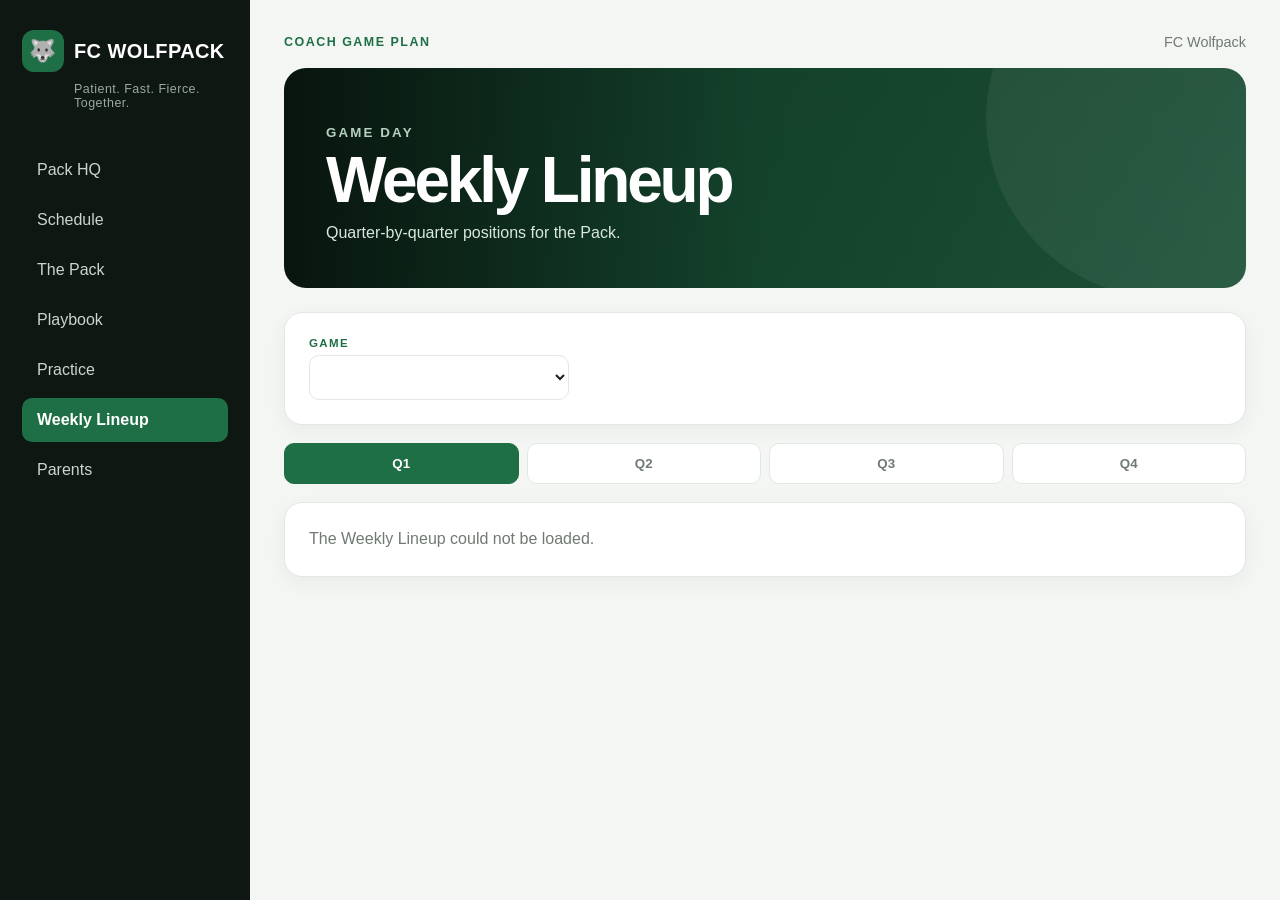
<file: lineup.html>
<!DOCTYPE html>
<html lang="en">

<head>

    <meta charset="UTF-8">

    <meta
        name="viewport"
        content="width=device-width, initial-scale=1.0"
    >

    <title>
        FC Wolfpack | Weekly Lineup
    </title>

    <link
        rel="stylesheet"
        href="style.css"
    >

</head>

<body>

<div class="layout">

    <aside class="sidebar">

        <div class="brand">

            <div class="brand-mark">
                🐺
            </div>

            FC WOLFPACK

        </div>

        <div class="tagline">
            Patient. Fast. Fierce. Together.
        </div>

        <nav class="nav">

            <a href="index.html">
                Pack HQ
            </a>

            <a href="schedule.html">
                Schedule
            </a>

            <a href="pack.html">
                The Pack
            </a>

<a href="playbook.html">
    Playbook
</a>

            <a href="practice.html">
                Practice
            </a>

            <a
                class="active"
                href="lineup.html"
            >
                Weekly Lineup
            </a>

            <a href="parents.html">
                Parents
            </a>

        </nav>

    </aside>


    <main>

        <div class="topbar">

            <div class="page-label">
                Coach Game Plan
            </div>

            <div class="topbar-note">
                FC Wolfpack
            </div>

        </div>


        <section class="hero lineup-hero">

            <div class="hero-content">

                <small>
                    Game Day
                </small>

                <h1>
                    Weekly Lineup
                </h1>

                <p>
                    Quarter-by-quarter positions
                    for the Pack.
                </p>

            </div>

        </section>


        <!-- GAME SELECTOR -->

        <section class="card card-full lineup-controls">

            <div>

                <div class="eyebrow">
                    Game
                </div>

                <select
                    id="gameSelector"
                    class="lineup-select"
                >
                </select>

            </div>


            <div
                id="gameDetails"
                class="lineup-game-details"
            >
            </div>

        </section>


        <!-- QUARTER SELECTOR -->

        <div
            id="quarterTabs"
            class="quarter-tabs"
        >

            <button
                class="quarter-tab active"
                data-quarter="1"
            >
                Q1
            </button>

            <button
                class="quarter-tab"
                data-quarter="2"
            >
                Q2
            </button>

            <button
                class="quarter-tab"
                data-quarter="3"
            >
                Q3
            </button>

            <button
                class="quarter-tab"
                data-quarter="4"
            >
                Q4
            </button>

        </div>


        <!-- LOADING -->

        <div
            id="loadingMessage"
            class="card card-full muted"
        >
            Loading game plan...
        </div>


        <div
            id="errorMessage"
            class="card card-full muted"
            style="display:none;"
        >
        </div>


        <!-- FIELD / BENCH -->

        <section
            id="lineupBoard"
            class="lineup-board"
            style="display:none;"
        >


<div class="soccer-field">

    <div class="field-label-top">
        ATTACK
    </div>

    <!-- GOALS -->

<div class="goal goal-top">
    <div class="goal-net"></div>
</div>

<div class="goal goal-bottom">
    <div class="goal-net"></div>
</div>


    <!-- HUNTER -->

    <div class="field-position hunter-position">

        <div class="position-symbol">
            🐺
        </div>

        <div class="position-role">
            HUNTER
        </div>

        <div
            id="hunterPlayers"
            class="position-name"
        >
        </div>

    </div>


    <!-- LEFT SCOUT -->

    <div class="field-position scout-left">

        <div class="position-symbol">
            🔭
        </div>

        <div class="position-role">
            SCOUT
        </div>

        <div
            id="scoutLeft"
            class="position-name"
        >
        </div>

    </div>


    <!-- RIGHT SCOUT -->

    <div class="field-position scout-right">

        <div class="position-symbol">
            🔭
        </div>

        <div class="position-role">
            SCOUT
        </div>

        <div
            id="scoutRight"
            class="position-name"
        >
        </div>

    </div>


    <!-- LEFT GUARDIAN -->

    <div class="field-position guardian-left">

        <div class="position-symbol">
            🛡️
        </div>

        <div class="position-role">
            GUARDIAN
        </div>

        <div
            id="guardianLeft"
            class="position-name"
        >
        </div>

    </div>


    <!-- RIGHT GUARDIAN -->

    <div class="field-position guardian-right">

        <div class="position-symbol">
            🛡️
        </div>

        <div class="position-role">
            GUARDIAN
        </div>

        <div
            id="guardianRight"
            class="position-name"
        >
        </div>

    </div>


    <!-- PACK LEADER -->

    <div class="field-position leader-position">

        <div class="position-symbol">
            👑
        </div>

        <div class="position-role">
            PACK LEADER
        </div>

        <div
            id="leaderPlayers"
            class="position-name"
        >
        </div>

    </div>


    <div class="field-label-bottom">
        PROTECT THE DEN
    </div>

</div>


            <!-- BENCH -->

            <aside class="bench-panel">

                <div class="eyebrow">
                    Rotation
                </div>

                <h2>
                    Bench
                </h2>

                <div
                    id="benchPlayers"
                    class="bench-players"
                >
                </div>

            </aside>

        </section>


        <!-- NO LINEUP -->

        <section
            id="missingLineup"
            class="card card-full lineup-empty"
            style="display:none;"
        >

            <div class="lineup-empty-icon">
                🐺
            </div>

            <h2>
                No lineup entered
            </h2>

            <p class="muted">
                Add this quarter to the
                Weekly Lineup tab in Google Sheets.
            </p>

        </section>

    </main>

</div>


<script>

const API_URL =
    "https://script.google.com/macros/s/AKfycbx5Fl8Ua7z60fT1d5VsT87W-hCGosv0m5AbIdpRUIsTQjrkjAInCySOYi7WyTxFyz8c/exec";


let games = [];

let players = [];

let lineupRows = [];

let playerMap = {};

let selectedGameId = "";

let selectedQuarter = "1";


/* ======================================================
   LOAD LINEUP DATA
====================================================== */

async function loadLineup() {

    const loading =
        document.getElementById(
            "loadingMessage"
        );

    const error =
        document.getElementById(
            "errorMessage"
        );

    try {

        const response =
            await fetch(
                API_URL +
                "?action=lineup"
            );

        const data =
            await response.json();

        console.log(
            "LINEUP DATA:",
            data
        );

        if (!data.ok) {

            throw new Error(
                data.error ||
                "Unable to load lineup."
            );

        }


        games =
            data.games || [];

        players =
            data.players || [];

        lineupRows =
            data.lineup || [];


        buildPlayerMap();

        populateGameSelector();


        loading.style.display =
            "none";


        if (selectedGameId) {

            renderGame();

        }

    } catch (err) {

        console.error(err);

        loading.style.display =
            "none";

        error.style.display =
            "block";

        error.textContent =
            "The Weekly Lineup could not be loaded.";

    }

}


/* ======================================================
   PLAYER LOOKUP
====================================================== */

function buildPlayerMap() {

    playerMap = {};

    players.forEach(
        player => {

            playerMap[
                player.playerId
            ] =
                player.firstName ||
                player.playerId;

        }
    );

}


/* ======================================================
   GAME SELECTOR
====================================================== */

function populateGameSelector() {

    const selector =
        document.getElementById(
            "gameSelector"
        );

    selector.innerHTML = "";


    if (games.length === 0) {

        selector.innerHTML = `

            <option>
                No games available
            </option>

        `;

        return;

    }


    games.forEach(
        game => {

            const option =
                document.createElement(
                    "option"
                );

            option.value =
                game.gameId;

            option.textContent =
                buildGameLabel(
                    game
                );

            selector.appendChild(
                option
            );

        }
    );


    selectedGameId =
        findBestGame();


    selector.value =
        selectedGameId;


    selector.addEventListener(
        "change",
        event => {

            selectedGameId =
                event.target.value;

            selectedQuarter =
                "1";

            setActiveQuarter(
                "1"
            );

            renderGame();

        }
    );

}


/* ======================================================
   PICK NEXT GAME AUTOMATICALLY
====================================================== */

function findBestGame() {

    const today =
        new Date();

    today.setHours(
        0,
        0,
        0,
        0
    );


    const upcoming =
        games.find(
            game => {

                const date =
                    parseDate(
                        game.date
                    );

                return date >= today;

            }
        );


    return upcoming
        ? upcoming.gameId
        : games[
            games.length - 1
        ].gameId;

}


/* ======================================================
   RENDER SELECTED GAME
====================================================== */

function renderGame() {

    const game =
        games.find(
            item =>
                item.gameId ===
                selectedGameId
        );


    if (!game) {
        return;
    }


    renderGameDetails(
        game
    );

    renderQuarter();

}


/* ======================================================
   GAME DETAILS
====================================================== */

function renderGameDetails(
    game
) {

    const date =
        parseDate(
            game.date
        );


    const formatted =
        date.toLocaleDateString(
            "en-US",
            {
                weekday:
                    "long",

                month:
                    "long",

                day:
                    "numeric",

                year:
                    "numeric"
            }
        );


    const status =
        String(
            game.homeAway || ""
        )
            .trim()
            .toLowerCase() ===
        "home"
            ? "HOME"
            : "AWAY";


    document
        .getElementById(
            "gameDetails"
        )
        .innerHTML = `

            <strong>
                ${formatted}
            </strong>

<span>

    ${
        game.time
            ? escapeHTML(
                game.time
              ) + " • "
            : ""
    }

    ${
        escapeHTML(
            game.field ||
            "Field TBD"
        )
    }

</span>

            <span
                class="lineup-game-status ${status.toLowerCase()}"
            >
                ${status}
            </span>

        `;

}


/* ======================================================
   RENDER QUARTER
====================================================== */

function renderQuarter() {

    const board =
        document.getElementById(
            "lineupBoard"
        );

    const missing =
        document.getElementById(
            "missingLineup"
        );


    const row =
        lineupRows.find(
            item =>

                item.gameId ===
                selectedGameId

                &&

                String(
                    item.quarter
                ) ===
                String(
                    selectedQuarter
                )
        );


    if (!row) {

        board.style.display =
            "none";

        missing.style.display =
            "block";

        return;

    }


    missing.style.display =
        "none";

    board.style.display =
        "grid";


    const scouts =
        splitPlayers(
            row.scouts
        );

    const guardians =
        splitPlayers(
            row.guardians
        );


    renderSinglePlayer(
        "hunterPlayers",
        firstPlayer(
            row.hunter
        )
    );


    renderSinglePlayer(
        "scoutLeft",
        scouts[0]
    );


    renderSinglePlayer(
        "scoutRight",
        scouts[1]
    );


    renderSinglePlayer(
        "guardianLeft",
        guardians[0]
    );


    renderSinglePlayer(
        "guardianRight",
        guardians[1]
    );


    renderSinglePlayer(
        "leaderPlayers",
        firstPlayer(
            row.packLeader
        )
    );


    renderBench(
        row.bench
    );

}


/* ======================================================
   SINGLE FIELD PLAYER
====================================================== */

function renderSinglePlayer(
    elementId,
    playerId
) {

    const element =
        document.getElementById(
            elementId
        );


    if (!playerId) {

        element.textContent =
            "Open";

        element.classList.add(
            "position-open"
        );

        return;

    }


    element.classList.remove(
        "position-open"
    );


    const id =
        String(
            playerId
        ).trim();


    element.textContent =
        playerMap[id] ||
        id;

}


/* ======================================================
   BENCH
====================================================== */

function renderBench(
    value
) {

    const container =
        document.getElementById(
            "benchPlayers"
        );

    container.innerHTML = "";


    const playerIds =
        splitPlayers(
            value
        );


    if (
        playerIds.length === 0
    ) {

        container.innerHTML = `

            <div class="bench-player">
                No players on bench
            </div>

        `;

        return;

    }


    playerIds.forEach(
        playerId => {

            const player =
                document.createElement(
                    "div"
                );

            player.className =
                "bench-player";


            player.textContent =
                playerMap[playerId] ||
                playerId;


            container.appendChild(
                player
            );

        }
    );

}


/* ======================================================
   SPLIT MULTIPLE PLAYER IDS
====================================================== */

function splitPlayers(
    value
) {

    if (!value) {
        return [];
    }


    return String(value)
        .split(",")
        .map(
            player =>
                player.trim()
        )
        .filter(Boolean);

}


/* ======================================================
   FIRST PLAYER
====================================================== */

function firstPlayer(
    value
) {

    const players =
        splitPlayers(
            value
        );

    return players[0] || "";

}


/* ======================================================
   QUARTER BUTTONS
====================================================== */

document
    .querySelectorAll(
        ".quarter-tab"
    )
    .forEach(
        button => {

            button.addEventListener(
                "click",
                () => {

                    selectedQuarter =
                        button.dataset.quarter;

                    setActiveQuarter(
                        selectedQuarter
                    );

                    renderQuarter();

                }
            );

        }
    );


function setActiveQuarter(
    quarter
) {

    document
        .querySelectorAll(
            ".quarter-tab"
        )
        .forEach(
            button => {

                button.classList.toggle(

                    "active",

                    button.dataset.quarter ===
                    String(
                        quarter
                    )

                );

            }
        );

}


/* ======================================================
   GAME LABEL
====================================================== */

function buildGameLabel(
    game
) {

    const date =
        parseDate(
            game.date
        );


    const formatted =
        date.toLocaleDateString(
            "en-US",
            {
                month:
                    "short",

                day:
                    "numeric"
            }
        );


    return (
        formatted +
        " • " +
        (
            game.field ||
            "Field TBD"
        )
    );

}


/* ======================================================
   DATE
====================================================== */

function parseDate(
    value
) {

    return new Date(
        value +
        "T12:00:00"
    );

}


/* ======================================================
   SAFE HTML
====================================================== */

function escapeHTML(
    value
) {

    return String(
        value || ""
    )
        .replaceAll(
            "&",
            "&amp;"
        )
        .replaceAll(
            "<",
            "&lt;"
        )
        .replaceAll(
            ">",
            "&gt;"
        )
        .replaceAll(
            '"',
            "&quot;"
        )
        .replaceAll(
            "'",
            "&#039;"
        );

}


/* ======================================================
   START
====================================================== */

loadLineup();

</script>

</body>

</html>
</file>
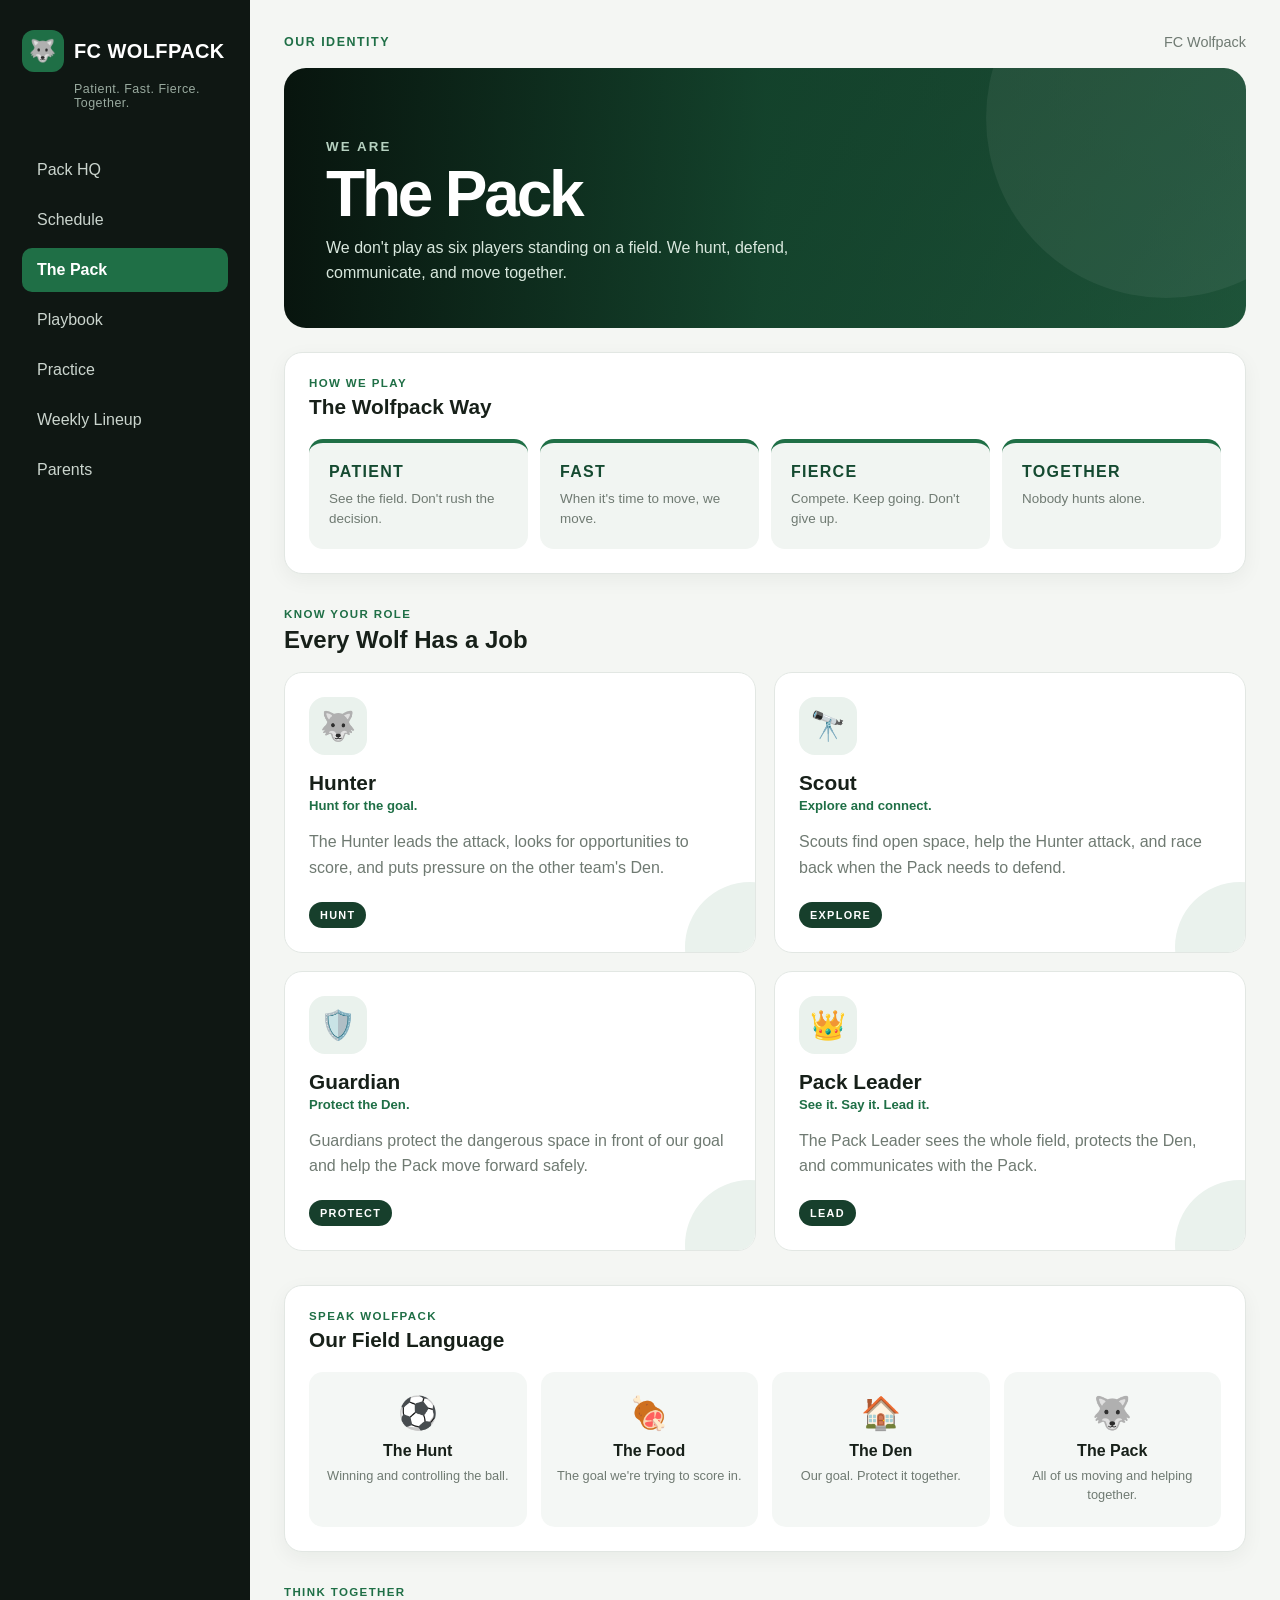
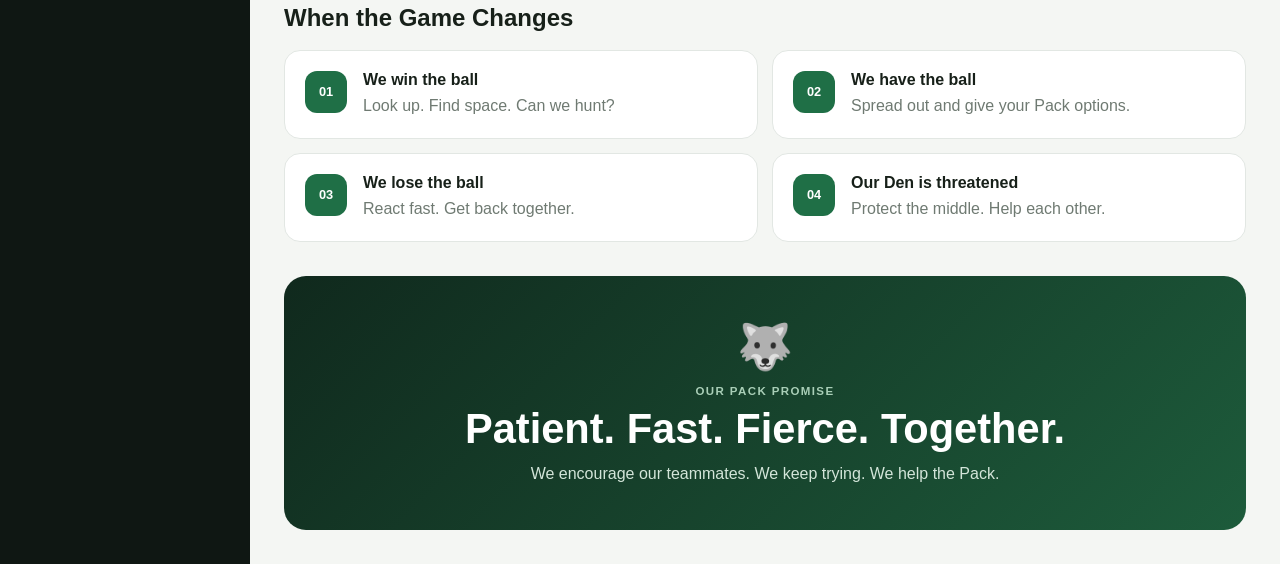
<file: pack.html>
<!DOCTYPE html>
<html lang="en">

<head>
    <meta charset="UTF-8">

    <meta
        name="viewport"
        content="width=device-width, initial-scale=1.0"
    >

    <title>
        FC Wolfpack | The Pack
    </title>

    <link
        rel="stylesheet"
        href="style.css"
    >
</head>


<body>

<div class="layout">


    <!-- SIDEBAR -->

    <aside class="sidebar">

        <div class="brand">

            <div class="brand-mark">
                🐺
            </div>

            FC WOLFPACK

        </div>


        <div class="tagline">
            Patient. Fast. Fierce. Together.
        </div>


        <nav class="nav">

            <a href="index.html">
                Pack HQ
            </a>

            <a href="schedule.html">
                Schedule
            </a>

            <a
                class="active"
                href="pack.html"
            >
                The Pack
            </a>

<a href="playbook.html">
    Playbook
</a>

            <a href="practice.html">
                Practice
            </a>

            <a href="lineup.html">
                Weekly Lineup
            </a>

            <a href="parents.html">
                Parents
            </a>

        </nav>

    </aside>


    <!-- MAIN -->

    <main>


        <div class="topbar">

            <div class="page-label">
                Our Identity
            </div>

            <div class="topbar-note">
                FC Wolfpack
            </div>

        </div>


        <!-- HERO -->

        <section class="hero pack-hero">

            <div class="hero-content">

                <small>
                    We Are
                </small>

                <h1>
                    The Pack
                </h1>

                <p>
                    We don't play as six players standing
                    on a field. We hunt, defend, communicate,
                    and move together.
                </p>

            </div>

        </section>


        <!-- PACK VALUES -->

        <section class="card card-full pack-values-section">

            <div class="eyebrow">
                How We Play
            </div>

            <h2>
                The Wolfpack Way
            </h2>


            <div class="pack-values">

                <div class="pack-value">

                    <strong>
                        PATIENT
                    </strong>

                    <span>
                        See the field.
                        Don't rush the decision.
                    </span>

                </div>


                <div class="pack-value">

                    <strong>
                        FAST
                    </strong>

                    <span>
                        When it's time to move,
                        we move.
                    </span>

                </div>


                <div class="pack-value">

                    <strong>
                        FIERCE
                    </strong>

                    <span>
                        Compete. Keep going.
                        Don't give up.
                    </span>

                </div>


                <div class="pack-value">

                    <strong>
                        TOGETHER
                    </strong>

                    <span>
                        Nobody hunts alone.
                    </span>

                </div>

            </div>

        </section>


        <!-- ROLES -->

        <section class="pack-section">

            <div class="eyebrow">
                Know Your Role
            </div>

            <h2 class="pack-section-title">
                Every Wolf Has a Job
            </h2>


            <div class="pack-role-grid">


                <!-- HUNTER -->

                <article class="pack-role-card">

                    <div class="pack-role-symbol">
                        🐺
                    </div>

                    <div>

                        <div class="pack-role-name">
                            Hunter
                        </div>

                        <div class="pack-role-job">
                            Hunt for the goal.
                        </div>

                    </div>


                    <p>
                        The Hunter leads the attack,
                        looks for opportunities to score,
                        and puts pressure on the other
                        team's Den.
                    </p>


                    <div class="pack-role-cue">
                        HUNT
                    </div>

                </article>


                <!-- SCOUT -->

                <article class="pack-role-card">

                    <div class="pack-role-symbol">
                        🔭
                    </div>

                    <div>

                        <div class="pack-role-name">
                            Scout
                        </div>

                        <div class="pack-role-job">
                            Explore and connect.
                        </div>

                    </div>


                    <p>
                        Scouts find open space, help the
                        Hunter attack, and race back when
                        the Pack needs to defend.
                    </p>


                    <div class="pack-role-cue">
                        EXPLORE
                    </div>

                </article>


                <!-- GUARDIAN -->

                <article class="pack-role-card">

                    <div class="pack-role-symbol">
                        🛡️
                    </div>

                    <div>

                        <div class="pack-role-name">
                            Guardian
                        </div>

                        <div class="pack-role-job">
                            Protect the Den.
                        </div>

                    </div>


                    <p>
                        Guardians protect the dangerous
                        space in front of our goal and
                        help the Pack move forward safely.
                    </p>


                    <div class="pack-role-cue">
                        PROTECT
                    </div>

                </article>


                <!-- PACK LEADER -->

                <article class="pack-role-card">

                    <div class="pack-role-symbol">
                        👑
                    </div>

                    <div>

                        <div class="pack-role-name">
                            Pack Leader
                        </div>

                        <div class="pack-role-job">
                            See it. Say it. Lead it.
                        </div>

                    </div>


                    <p>
                        The Pack Leader sees the whole
                        field, protects the Den, and
                        communicates with the Pack.
                    </p>


                    <div class="pack-role-cue">
                        LEAD
                    </div>

                </article>


            </div>

        </section>


        <!-- PACK LANGUAGE -->

        <section class="card card-full pack-language-section">

            <div class="eyebrow">
                Speak Wolfpack
            </div>

            <h2>
                Our Field Language
            </h2>


            <div class="pack-language-grid">


                <div class="pack-language-card">

                    <div class="pack-language-icon">
                        ⚽
                    </div>

                    <strong>
                        The Hunt
                    </strong>

                    <span>
                        Winning and controlling
                        the ball.
                    </span>

                </div>


                <div class="pack-language-card">

                    <div class="pack-language-icon">
                        🍖
                    </div>

                    <strong>
                        The Food
                    </strong>

                    <span>
                        The goal we're trying
                        to score in.
                    </span>

                </div>


                <div class="pack-language-card">

                    <div class="pack-language-icon">
                        🏠
                    </div>

                    <strong>
                        The Den
                    </strong>

                    <span>
                        Our goal.
                        Protect it together.
                    </span>

                </div>


                <div class="pack-language-card">

                    <div class="pack-language-icon">
                        🐺
                    </div>

                    <strong>
                        The Pack
                    </strong>

                    <span>
                        All of us moving
                        and helping together.
                    </span>

                </div>


            </div>

        </section>


        <!-- WHEN THE BALL CHANGES -->

        <section class="pack-section">

            <div class="eyebrow">
                Think Together
            </div>

            <h2 class="pack-section-title">
                When the Game Changes
            </h2>


            <div class="pack-moments">


                <article class="pack-moment">

                    <div class="pack-moment-number">
                        01
                    </div>

                    <div>

                        <strong>
                            We win the ball
                        </strong>

                        <p>
                            Look up. Find space.
                            Can we hunt?
                        </p>

                    </div>

                </article>


                <article class="pack-moment">

                    <div class="pack-moment-number">
                        02
                    </div>

                    <div>

                        <strong>
                            We have the ball
                        </strong>

                        <p>
                            Spread out and give
                            your Pack options.
                        </p>

                    </div>

                </article>


                <article class="pack-moment">

                    <div class="pack-moment-number">
                        03
                    </div>

                    <div>

                        <strong>
                            We lose the ball
                        </strong>

                        <p>
                            React fast. Get back
                            together.
                        </p>

                    </div>

                </article>


                <article class="pack-moment">

                    <div class="pack-moment-number">
                        04
                    </div>

                    <div>

                        <strong>
                            Our Den is threatened
                        </strong>

                        <p>
                            Protect the middle.
                            Help each other.
                        </p>

                    </div>

                </article>


            </div>

        </section>


        <!-- PACK PROMISE -->

        <section class="pack-promise">

            <div class="pack-promise-wolf">
                🐺
            </div>

            <div class="eyebrow">
                Our Pack Promise
            </div>

            <h2>
                Patient. Fast. Fierce. Together.
            </h2>

            <p>
                We encourage our teammates.
                We keep trying.
                We help the Pack.
            </p>

        </section>


    </main>

</div>

</body>

</html>
</file>
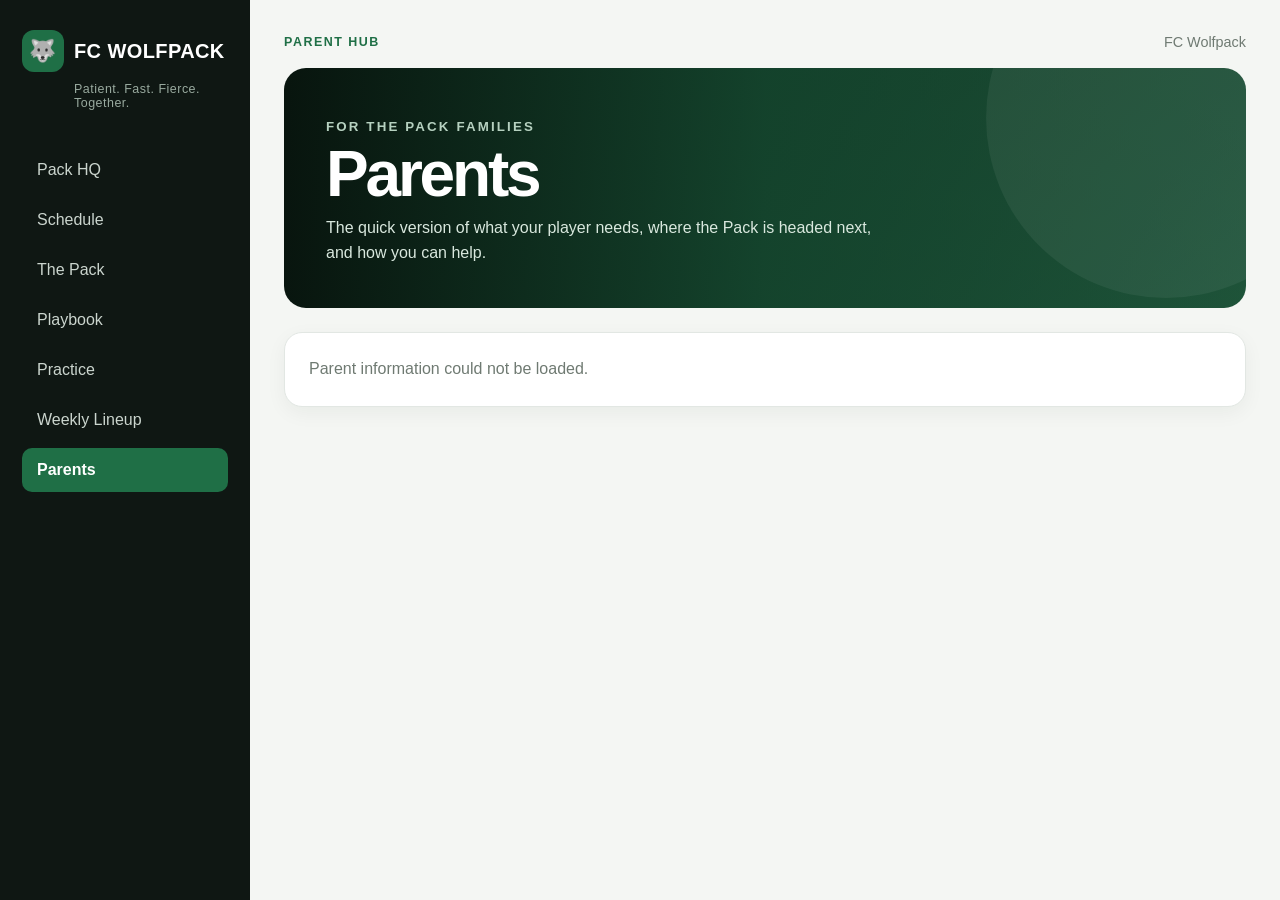
<file: parents.html>
<!DOCTYPE html>
<html lang="en">

<head>

    <meta charset="UTF-8">

    <meta
        name="viewport"
        content="width=device-width, initial-scale=1.0"
    >

    <title>
        FC Wolfpack | Parents
    </title>

    <link
        rel="stylesheet"
        href="style.css"
    >

</head>


<body>

<div class="layout">


    <!-- =====================================================
         SIDEBAR
    ====================================================== -->

    <aside class="sidebar">

        <div class="brand">

            <div class="brand-mark">
                🐺
            </div>

            FC WOLFPACK

        </div>


        <div class="tagline">
            Patient. Fast. Fierce. Together.
        </div>


        <nav class="nav">

            <a href="index.html">
                Pack HQ
            </a>

            <a href="schedule.html">
                Schedule
            </a>

            <a href="pack.html">
                The Pack
            </a>

            <a href="playbook.html">
                Playbook
            </a>

            <a href="practice.html">
                Practice
            </a>

            <a href="lineup.html">
                Weekly Lineup
            </a>

            <a
                class="active"
                href="parents.html"
            >
                Parents
            </a>

        </nav>

    </aside>


    <!-- =====================================================
         MAIN
    ====================================================== -->

    <main>


        <div class="topbar">

            <div class="page-label">
                Parent Hub
            </div>

            <div class="topbar-note">
                FC Wolfpack
            </div>

        </div>


        <!-- =================================================
             HERO
        ================================================== -->

        <section class="hero parents-hero">

            <div class="hero-content">

                <small>
                    For the Pack Families
                </small>

                <h1>
                    Parents
                </h1>

                <p>
                    The quick version of what your player needs,
                    where the Pack is headed next,
                    and how you can help.
                </p>

            </div>

        </section>


        <!-- =================================================
             LOADING
        ================================================== -->

        <div
            id="parentsLoading"
            class="card card-full muted"
        >
            Loading parent info...
        </div>


        <!-- =================================================
             ERROR
        ================================================== -->

        <div
            id="parentsError"
            class="card card-full muted"
            style="display:none;"
        >
            Parent information could not be loaded.
        </div>


        <!-- =================================================
             DASHBOARD
        ================================================== -->

        <div
            id="parentsDashboard"
            class="grid"
            style="display:none;"
        >


            <!-- WHAT TO BRING -->

            <section class="card card-half">

                <div class="eyebrow">
                    Game Day
                </div>

                <h2>
                    What to Bring
                </h2>


                <div class="parent-checklist">

                    <div class="parent-check-item">
                        ⚽ Soccer ball
                    </div>

                    <div class="parent-check-item">
                        💧 Water
                    </div>

                    <div class="parent-check-item">
                        🛡️ Shin guards
                    </div>

                    <div class="parent-check-item">
                        👕 Correct jersey
                    </div>

                    <div class="parent-check-item">
                        👟 Cleats
                    </div>

                    <div class="parent-check-item">
                        🐺 Pack mentality
                    </div>

                </div>

            </section>


            <!-- NEXT GAME -->

            <section class="card card-half">

                <div class="eyebrow">
                    Next Game
                </div>

                <h2>
                    Game Day Details
                </h2>

                <div
                    id="parentNextGame"
                >
                </div>

            </section>


            <!-- SNACKS -->

            <section class="card card-half">

                <div class="eyebrow">
                    Snacks
                </div>

                <h2>
                    Help Feed the Pack
                </h2>

                <div
                    id="parentSnackStatus"
                >
                </div>

                <a
                    class="button"
                    href="schedule.html"
                >
                    View Snack Schedule →
                </a>

            </section>


            <!-- NEXT PRACTICE -->

            <section class="card card-half">

                <div class="eyebrow">
                    This Week
                </div>

                <h2>
                    Upcoming Practice
                </h2>

                <div
                    id="parentNextPractice"
                >
                </div>

                <a
                    class="text-link"
                    href="practice.html"
                >
                    View practice week →
                </a>

            </section>


            <!-- PHILOSOPHY -->

            <section class="card card-full">

                <div class="eyebrow">
                    Wolfpack Philosophy
                </div>

                <h2>
                    What We're Teaching
                </h2>


                <div class="parent-values">


                    <div class="parent-value-card">

                        <strong>
                            PATIENT
                        </strong>

                        <span>
                            See the field and make
                            a good decision.
                        </span>

                    </div>


                    <div class="parent-value-card">

                        <strong>
                            FAST
                        </strong>

                        <span>
                            React quickly when
                            the moment changes.
                        </span>

                    </div>


                    <div class="parent-value-card">

                        <strong>
                            FIERCE
                        </strong>

                        <span>
                            Compete, recover,
                            and keep going.
                        </span>

                    </div>


                    <div class="parent-value-card">

                        <strong>
                            TOGETHER
                        </strong>

                        <span>
                            Help teammates and
                            move as a Pack.
                        </span>

                    </div>


                </div>


                <a
                    class="button"
                    href="pack.html"
                >
                    Learn the Wolfpack Way →
                </a>

            </section>


            <!-- REMINDERS -->

            <section class="card card-full">

                <div class="eyebrow">
                    Parent Reminder
                </div>

                <h2>
                    What Helps Most
                </h2>


                <div class="parent-reminders">


                    <div class="parent-reminder">

                        <strong>
                            Encourage effort
                        </strong>

                        <span>
                            Celebrate brave decisions,
                            teamwork, communication,
                            and trying again.
                        </span>

                    </div>


                    <div class="parent-reminder">

                        <strong>
                            Let players solve problems
                        </strong>

                        <span>
                            The goal is for the kids to
                            learn how to read the game
                            instead of waiting for adults
                            to tell them every move.
                        </span>

                    </div>


                    <div class="parent-reminder">

                        <strong>
                            Cheer for the Pack
                        </strong>

                        <span>
                            Positive support for every
                            player helps reinforce the
                            team culture we're building.
                        </span>

                    </div>


                </div>

            </section>


        </div>

    </main>

</div>


<script>


/* =========================================================
   API
========================================================= */

const API_URL =
    "https://script.google.com/macros/s/AKfycbx5Fl8Ua7z60fT1d5VsT87W-hCGosv0m5AbIdpRUIsTQjrkjAInCySOYi7WyTxFyz8c/exec";


let games = [];
let practices = [];


/* =========================================================
   LOAD PARENT HUB
========================================================= */

async function loadParentHub() {


    const loading =
        document.getElementById(
            "parentsLoading"
        );


    const error =
        document.getElementById(
            "parentsError"
        );


    const dashboard =
        document.getElementById(
            "parentsDashboard"
        );


    try {


        const response =
            await fetch(
                API_URL +
                "?action=schedule"
            );


        const data =
            await response.json();


        if (!data.ok) {


            throw new Error(
                data.error ||
                "Unable to load parent hub."
            );


        }


        games =
            data.games || [];


        practices =
            data.practices || [];


        renderParentHub();


        loading.style.display =
            "none";


        dashboard.style.display =
            "grid";


    } catch (err) {


        console.error(
            "PARENT HUB ERROR:",
            err
        );


        loading.style.display =
            "none";


        error.style.display =
            "block";


    }


}


/* =========================================================
   RENDER
========================================================= */

function renderParentHub() {


    renderNextGame();

    renderSnackStatus();

    renderNextPractice();


}


/* =========================================================
   NEXT GAME
========================================================= */

function renderNextGame() {


    const container =
        document.getElementById(
            "parentNextGame"
        );


    const game =
        getNextEvent(
            games
        );


    if (!game) {


        container.innerHTML = `

            <p class="muted">
                No upcoming game scheduled.
            </p>

        `;


        return;


    }


    const date =
        parseDate(
            game.date
        );


    const isHome =
        String(
            game.homeAway || ""
        )
            .trim()
            .toLowerCase() ===
        "home";


    const status =
        isHome
            ? "HOME"
            : "AWAY";


    const jersey =
        isHome
            ? "White"
            : "Green";


    container.innerHTML = `

        <div class="parent-game">


            <div>

                <div class="parent-game-date">

                    ${
                        date.toLocaleDateString(
                            "en-US",
                            {
                                weekday:
                                    "long",

                                month:
                                    "long",

                                day:
                                    "numeric"
                            }
                        )
                    }

                </div>


                <div class="parent-game-field">

                    ${
                        game.time
                            ? escapeHTML(
                                game.time
                              ) + " • "
                            : ""
                    }

                    ${
                        escapeHTML(
                            game.field ||
                            "Field TBD"
                        )
                    }

                </div>


            </div>


            <div
                class="game-status ${
                    isHome
                        ? "home"
                        : "away"
                }"
            >

                <span class="game-status-main">
                    ${status}
                </span>

                <span class="game-status-color">
                    ${jersey}
                </span>

            </div>


        </div>


        <div class="parent-jersey">

            Jersey:

            <strong>
                ${jersey}
            </strong>

        </div>

    `;


}


/* =========================================================
   SNACK STATUS
========================================================= */

function renderSnackStatus() {


    const container =
        document.getElementById(
            "parentSnackStatus"
        );


    const game =
        getNextEvent(
            games
        );


    if (!game) {


        container.innerHTML = `

            <p class="muted">
                No upcoming game.
            </p>

        `;


        return;


    }


    const covered =
        game.snack &&
        game.snack.familyName;


    if (covered) {


        container.innerHTML = `

            <div class="parent-status-good">

                <strong>
                    ✓ Covered
                </strong>

                <span>

                    ${
                        escapeHTML(
                            game.snack.familyName
                        )
                    }

                </span>

            </div>

        `;


    } else {


        container.innerHTML = `

            <div class="parent-status-needed">

                <strong>
                    Snack volunteer needed
                </strong>

                <span>
                    The next game is still open.
                </span>

            </div>

        `;


    }


}


/* =========================================================
   NEXT PRACTICE
========================================================= */

function renderNextPractice() {


    const container =
        document.getElementById(
            "parentNextPractice"
        );


    const practice =
        getNextEvent(
            practices
        );


    if (!practice) {


        container.innerHTML = `

            <p class="muted">
                No upcoming practice scheduled.
            </p>

        `;


        return;


    }


    const date =
        parseDate(
            practice.date
        );


    container.innerHTML = `

        <div class="parent-practice">


            <strong>

                ${
                    date.toLocaleDateString(
                        "en-US",
                        {
                            weekday:
                                "long",

                            month:
                                "long",

                            day:
                                "numeric"
                        }
                    )
                }

            </strong>


            <span class="muted">

                ${
                    practice.time
                        ? escapeHTML(
                            practice.time
                          )
                        : "Time TBD"
                }

                •

                ${
                    escapeHTML(
                        practice.field ||
                        "Field TBD"
                    )
                }

            </span>


            ${
                practice.focus
                    ? `

                        <div class="parent-practice-focus">

                            Focus:

                            <strong>

                                ${
                                    escapeHTML(
                                        practice.focus
                                    )
                                }

                            </strong>

                        </div>

                    `
                    : ""
            }


        </div>

    `;


}


/* =========================================================
   NEXT EVENT
========================================================= */

function getNextEvent(
    events
) {


    const today =
        new Date();


    today.setHours(
        0,
        0,
        0,
        0
    );


    const upcoming =
        events
            .filter(
                event => {


                    if (!event.date) {
                        return false;
                    }


                    return (
                        parseDate(
                            event.date
                        ) >= today
                    );


                }
            )
            .sort(
                (a, b) =>
                    parseDate(a.date) -
                    parseDate(b.date)
            );


    return upcoming[0] || null;


}


/* =========================================================
   DATE
========================================================= */

function parseDate(
    value
) {


    if (!value) {


        return new Date(
            "1900-01-01T12:00:00"
        );


    }


    return new Date(
        value +
        "T12:00:00"
    );


}


/* =========================================================
   SAFE HTML
========================================================= */

function escapeHTML(
    value
) {


    return String(
        value || ""
    )
        .replaceAll(
            "&",
            "&amp;"
        )
        .replaceAll(
            "<",
            "&lt;"
        )
        .replaceAll(
            ">",
            "&gt;"
        )
        .replaceAll(
            '"',
            "&quot;"
        )
        .replaceAll(
            "'",
            "&#039;"
        );


}


/* =========================================================
   START
========================================================= */

loadParentHub();


</script>


</body>

</html>
</file>
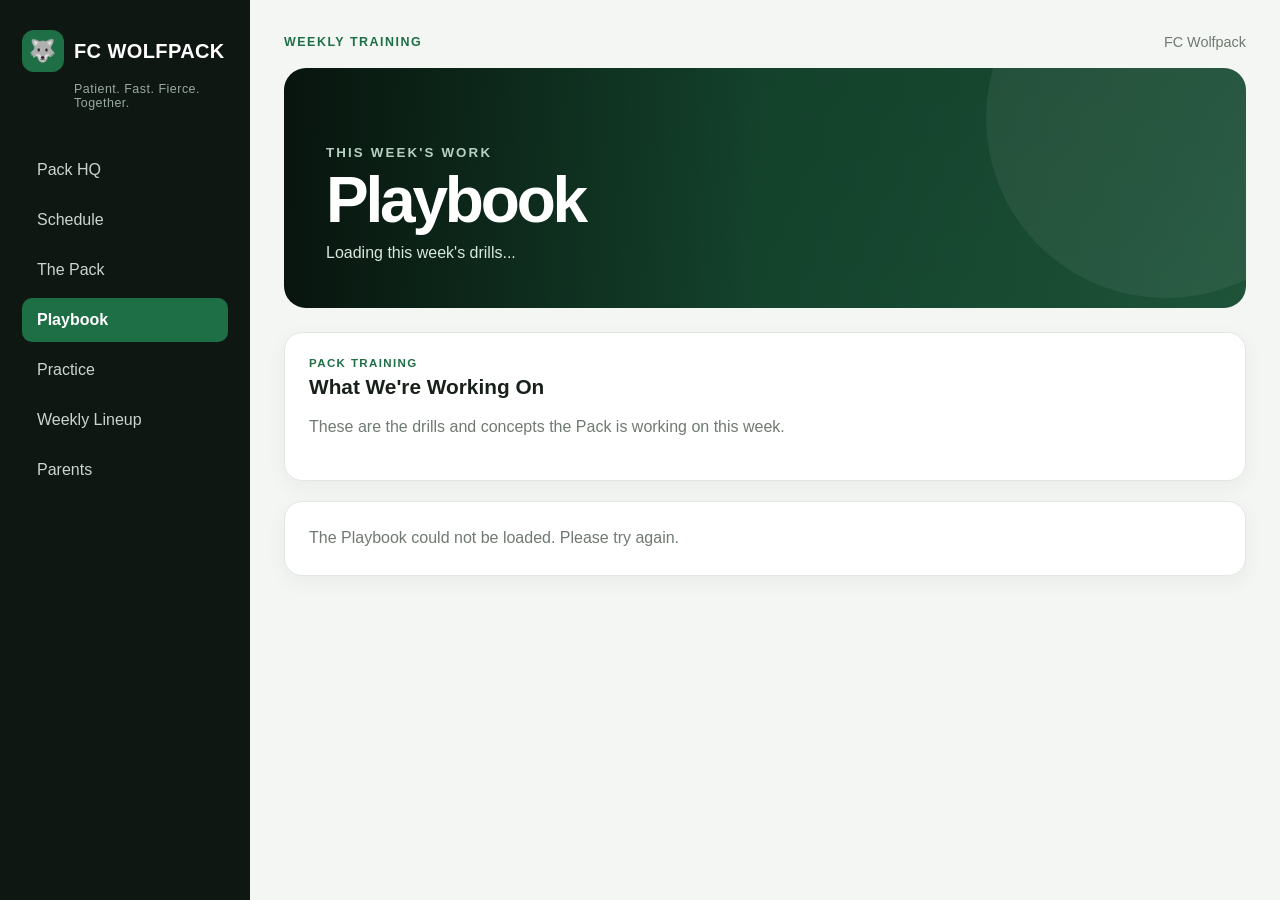
<file: playbook.html>
<!DOCTYPE html>
<html lang="en">

<head>

    <meta charset="UTF-8">

    <meta
        name="viewport"
        content="width=device-width, initial-scale=1.0"
    >

    <title>
        FC Wolfpack | Playbook
    </title>

    <link
        rel="stylesheet"
        href="style.css"
    >

</head>


<body>


<div class="layout">


    <!-- =====================================================
         SIDEBAR
    ====================================================== -->

    <aside class="sidebar">

        <div class="brand">

            <div class="brand-mark">
                🐺
            </div>

            FC WOLFPACK

        </div>


        <div class="tagline">
            Patient. Fast. Fierce. Together.
        </div>


        <nav class="nav">

            <a href="index.html">
                Pack HQ
            </a>

            <a href="schedule.html">
                Schedule
            </a>

            <a href="pack.html">
                The Pack
            </a>

            <a
                class="active"
                href="playbook.html"
            >
                Playbook
            </a>

            <a href="practice.html">
                Practice
            </a>

            <a href="lineup.html">
                Weekly Lineup
            </a>

            <a href="parents.html">
                Parents
            </a>

        </nav>

    </aside>


    <!-- =====================================================
         MAIN
    ====================================================== -->

    <main>


        <div class="topbar">

            <div class="page-label">
                Weekly Training
            </div>

            <div class="topbar-note">
                FC Wolfpack
            </div>

        </div>


        <!-- =================================================
             HERO
        ================================================== -->

        <section class="hero playbook-hero">

            <div class="hero-content">

                <small>
                    This Week's Work
                </small>

                <h1>
                    Playbook
                </h1>

                <p id="playbookWeekRange">
                    Loading this week's drills...
                </p>

            </div>

        </section>


        <!-- =================================================
             INTRO
        ================================================== -->

        <section class="card card-full playbook-intro">

            <div>

                <div class="eyebrow">
                    Pack Training
                </div>

                <h2>
                    What We're Working On
                </h2>

                <p class="muted">
                    These are the drills and concepts
                    the Pack is working on this week.
                </p>

            </div>

        </section>


        <!-- LOADING -->

        <div
            id="playbookLoading"
            class="card card-full muted"
        >
            Loading the Playbook...
        </div>


        <!-- ERROR -->

        <div
            id="playbookError"
            class="card card-full muted"
            style="display:none;"
        >
            The Playbook could not be loaded.
        </div>


        <!-- =================================================
             DRILLS
        ================================================== -->

        <section
            id="playbookContent"
            class="playbook-grid"
            style="display:none;"
        >
        </section>


        <!-- =================================================
             EMPTY WEEK
        ================================================== -->

        <section
            id="playbookEmpty"
            class="card card-full playbook-empty"
            style="display:none;"
        >

            <div class="playbook-empty-icon">
                ⚽
            </div>

            <h2>
                No drills added this week
            </h2>

            <p class="muted">
                Check back once this week's Playbook is ready.
            </p>

        </section>


    </main>


</div>


<script>


/* =========================================================
   API
========================================================= */

const API_URL =
    "https://script.google.com/macros/s/AKfycbx5Fl8Ua7z60fT1d5VsT87W-hCGosv0m5AbIdpRUIsTQjrkjAInCySOYi7WyTxFyz8c/exec";


/* =========================================================
   LOAD PLAYBOOK
========================================================= */

async function loadPlaybook() {

    const loading =
        document.getElementById(
            "playbookLoading"
        );

    const error =
        document.getElementById(
            "playbookError"
        );

    const content =
        document.getElementById(
            "playbookContent"
        );

    const empty =
        document.getElementById(
            "playbookEmpty"
        );


    try {


        const response =
            await fetch(
                API_URL +
                "?action=playbook"
            );


        const data =
            await response.json();


        if (!data.ok) {

            throw new Error(
                data.error ||
                "Unable to load Playbook."
            );

        }


        const playbook =
            data.playbook || [];


        const week =
            getCurrentWeek();


        updateWeekHeader(
            week.start,
            week.end
        );


        const thisWeeksDrills =
            playbook
                .filter(
                    drill => {

                        if (!drill.week) {
                            return false;
                        }


                        const drillDate =
                            parseDate(
                                drill.week
                            );


                        return (
                            drillDate >= week.start &&
                            drillDate <= week.end
                        );

                    }
                );


        if (
            thisWeeksDrills.length === 0
        ) {

            loading.style.display =
                "none";

            empty.style.display =
                "block";

            return;

        }


        renderPlaybook(
            thisWeeksDrills
        );


        loading.style.display =
            "none";

        content.style.display =
            "grid";


    } catch (err) {


        console.error(
            "PLAYBOOK ERROR:",
            err
        );


        loading.style.display =
            "none";


        error.style.display =
            "block";


        error.textContent =
            "The Playbook could not be loaded. Please try again.";


    }

}


/* =========================================================
   CURRENT WEEK
   Sunday through Saturday
========================================================= */

function getCurrentWeek() {

    const now =
        new Date();


    const sunday =
        new Date(
            now
        );


    sunday.setHours(
        0,
        0,
        0,
        0
    );


    sunday.setDate(
        now.getDate() -
        now.getDay()
    );


    const saturday =
        new Date(
            sunday
        );


    saturday.setDate(
        sunday.getDate() + 6
    );


    saturday.setHours(
        23,
        59,
        59,
        999
    );


    return {

        start:
            sunday,

        end:
            saturday

    };

}


/* =========================================================
   WEEK HEADER
========================================================= */

function updateWeekHeader(
    start,
    end
) {

    const startText =
        start.toLocaleDateString(
            "en-US",
            {
                month:
                    "long",

                day:
                    "numeric"
            }
        );


    const endText =
        end.toLocaleDateString(
            "en-US",
            {
                month:
                    "long",

                day:
                    "numeric"
            }
        );


    document
        .getElementById(
            "playbookWeekRange"
        )
        .textContent =
        `${startText} – ${endText}`;

}


/* =========================================================
   RENDER PLAYBOOK
========================================================= */

function renderPlaybook(
    drills
) {

    const container =
        document.getElementById(
            "playbookContent"
        );


    container.innerHTML =
        "";


    drills.forEach(
        (drill, index) => {

            container.appendChild(
                createDrillCard(
                    drill,
                    index + 1
                )
            );

        }
    );

}


/* =========================================================
   DRILL CARD
========================================================= */

function createDrillCard(
    drill,
    number
) {

    const card =
        document.createElement(
            "article"
        );

    card.className =
        "playbook-card";


    const imagePath =
        drill.asset
            ? "assets/playbook/" +
              encodeURIComponent(
                  drill.asset
              )
            : "";


    const imageHTML =
        imagePath
        ? `

            <div class="playbook-image-wrap">

                <img
                    class="playbook-image"
                    src="${imagePath}"
                    alt="${escapeHTML(
                        drill.title ||
                        "Wolfpack drill"
                    )}"
                    onerror="handleImageError(this)"
                >

            </div>

        `
        : `

            <div class="playbook-image-wrap playbook-image-missing">

                <div>
                    ⚽
                </div>

                <span>
                    Diagram coming soon
                </span>

            </div>

        `;


    card.innerHTML = `

        <div class="playbook-card-header">

            <!-- NUMBER -->

            <div class="playbook-number-text">
                ${String(number).padStart(2, "0")}
            </div>


            <!-- TITLE -->

            <h2 class="playbook-drill-title">
                ${
                    escapeHTML(
                        drill.title ||
                        "Untitled Drill"
                    )
                }
            </h2>


            <!-- FOCUS LABEL -->

            ${
                drill.focus
                    ? `

                        <div class="playbook-focus-label">
                            ${
                                escapeHTML(
                                    drill.focus
                                )
                            }
                        </div>

                    `
                    : ""
            }

        </div>


        <!-- DIAGRAM -->

        ${imageHTML}


        <!-- DESCRIPTION -->

        <div class="playbook-card-body">

            ${
                drill.description
                    ? `

                        <p class="muted">
                            ${
                                escapeHTML(
                                    drill.description
                                )
                            }
                        </p>

                    `
                    : ""
            }

        </div>

    `;


    return card;

}

/* =========================================================
   IMAGE FALLBACK
========================================================= */

function handleImageError(
    image
) {

    const wrapper =
        image.parentElement;


    wrapper.classList.add(
        "playbook-image-missing"
    );


    wrapper.innerHTML = `

        <div>
            ⚽
        </div>

        <span>
            Diagram not found
        </span>

    `;

}


/* =========================================================
   DATE
========================================================= */

function parseDate(
    value
) {

    return new Date(
        value +
        "T12:00:00"
    );

}


/* =========================================================
   ESCAPE HTML
========================================================= */

function escapeHTML(
    value
) {

    return String(
        value || ""
    )
        .replaceAll(
            "&",
            "&amp;"
        )
        .replaceAll(
            "<",
            "&lt;"
        )
        .replaceAll(
            ">",
            "&gt;"
        )
        .replaceAll(
            '"',
            "&quot;"
        )
        .replaceAll(
            "'",
            "&#039;"
        );

}


/* =========================================================
   START
========================================================= */

loadPlaybook();


</script>


</body>

</html>
</file>
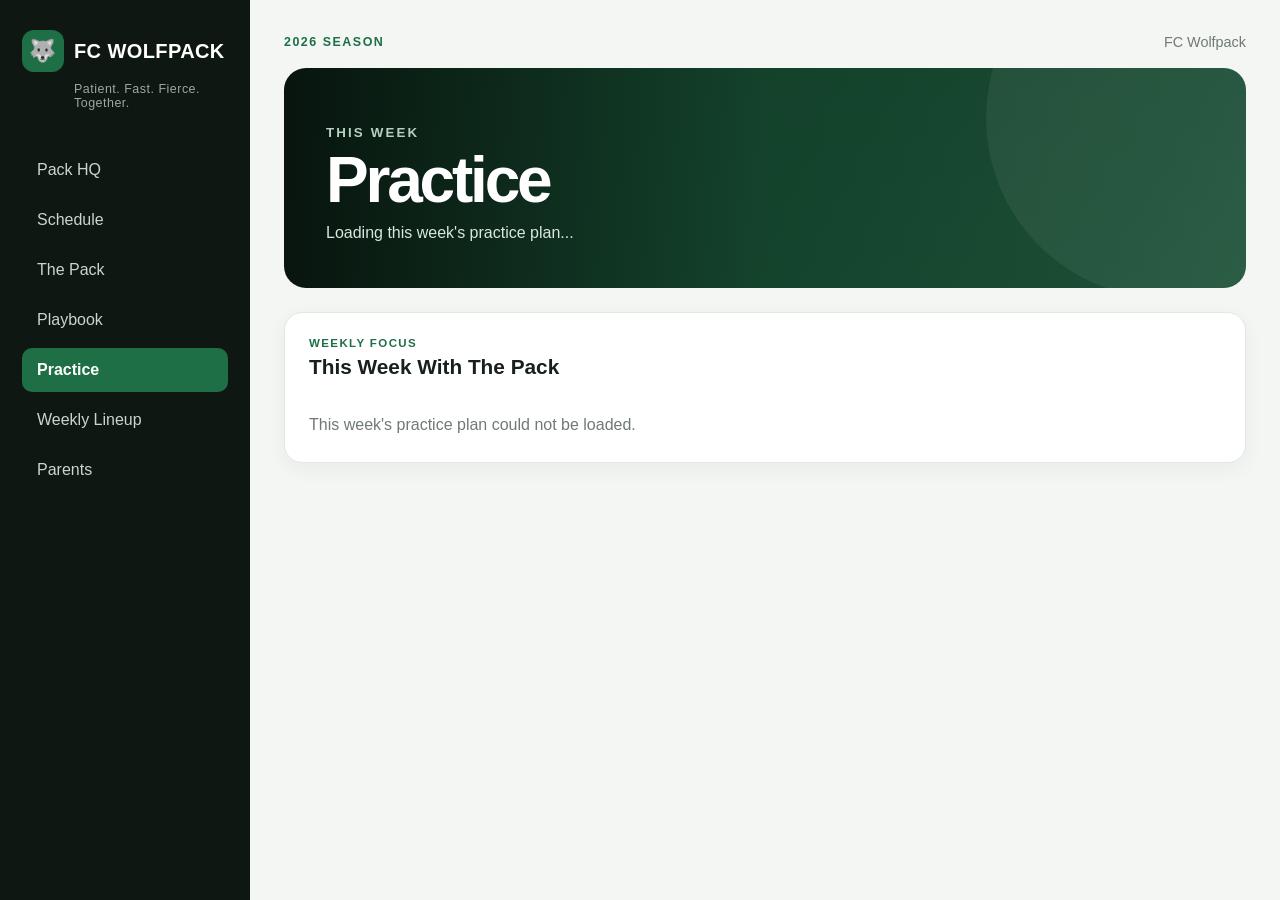
<file: practice.html>
<!DOCTYPE html>
<html lang="en">

<head>
    <meta charset="UTF-8">

    <meta
        name="viewport"
        content="width=device-width, initial-scale=1.0"
    >

    <title>
        FC Wolfpack | Practice
    </title>

    <link
        rel="stylesheet"
        href="style.css"
    >
</head>

<body>

<div class="layout">

    <aside class="sidebar">

        <div class="brand">
            <div class="brand-mark">
                🐺
            </div>

            FC WOLFPACK
        </div>

        <div class="tagline">
            Patient. Fast. Fierce. Together.
        </div>

        <nav class="nav">

            <a href="index.html">
                Pack HQ
            </a>

            <a href="schedule.html">
                Schedule
            </a>

            <a href="pack.html">
                The Pack
            </a>

<a href="playbook.html">
    Playbook
</a>

            <a
                class="active"
                href="practice.html"
            >
                Practice
            </a>
            
            <a href="lineup.html">
                Weekly Lineup
            </a>

            <a href="parents.html">
                Parents
            </a>

        </nav>

    </aside>


    <main>

        <div class="topbar">

            <div class="page-label">
                2026 Season
            </div>

            <div class="topbar-note">
                FC Wolfpack
            </div>

        </div>


        <section class="hero practice-hero">

            <div class="hero-content">

                <small>
                    This Week
                </small>

                <h1>
                    Practice
                </h1>

                <p id="weekRangeText">
                    Loading this week's practice plan...
                </p>

            </div>

        </section>


        <section class="card card-full">

            <div class="schedule-header">

                <div>

                    <div class="eyebrow">
                        Weekly Focus
                    </div>

                    <h2>
                        This Week With The Pack
                    </h2>

                </div>

            </div>


            <div
                id="loadingMessage"
                class="muted"
            >
                Loading practices...
            </div>


            <div
                id="errorMessage"
                class="muted"
                style="display:none;"
            >
                Practice information could not be loaded.
            </div>


            <div
                id="practiceList"
                class="practice-week-list"
            >
            </div>

        </section>

    </main>

</div>


<script>

const API_URL =
    "https://script.google.com/macros/s/AKfycbx5Fl8Ua7z60fT1d5VsT87W-hCGosv0m5AbIdpRUIsTQjrkjAInCySOYi7WyTxFyz8c/exec";


/* ======================================================
   LOAD PRACTICES
====================================================== */

async function loadPractices() {

    const loading =
        document.getElementById(
            "loadingMessage"
        );

    const error =
        document.getElementById(
            "errorMessage"
        );

    try {

        const response =
            await fetch(
                API_URL +
                "?action=practices"
            );

        const data =
            await response.json();

        if (!data.ok) {

            throw new Error(
                data.error ||
                "Unable to load practices."
            );

        }

        const practices =
            data.practices || [];

        const week =
            getCurrentWeekRange();

        updateWeekHeader(
            week.start,
            week.end
        );

        const thisWeeksPractices =
            practices.filter(
                practice => {

                    const date =
                        parseApiDate(
                            practice.date
                        );

                    return (
                        date >= week.start &&
                        date <= week.end
                    );

                }
            );

        thisWeeksPractices.sort(
            (a, b) =>
                parseApiDate(a.date) -
                parseApiDate(b.date)
        );

        renderPractices(
            thisWeeksPractices
        );

        loading.style.display =
            "none";

    } catch (err) {

        console.error(err);

        loading.style.display =
            "none";

        error.style.display =
            "block";

        error.textContent =
            "This week's practice plan could not be loaded.";

    }

}


/* ======================================================
   CURRENT WEEK
====================================================== */

function getCurrentWeekRange() {

    const now =
        new Date();

    /*
     * JavaScript:
     * Sunday = 0
     * Monday = 1
     * ...
     * Saturday = 6
     */

    const sunday =
        new Date(now);

    sunday.setHours(
        0,
        0,
        0,
        0
    );

    sunday.setDate(
        now.getDate() -
        now.getDay()
    );


    const saturday =
        new Date(sunday);

    saturday.setDate(
        sunday.getDate() + 6
    );

    saturday.setHours(
        23,
        59,
        59,
        999
    );


    return {
        start: sunday,
        end: saturday
    };

}

/* ======================================================
   WEEK HEADER
====================================================== */

function updateWeekHeader(
    start,
    end
) {

    const startText =
        start.toLocaleDateString(
            "en-US",
            {
                month: "long",
                day: "numeric"
            }
        );

    const endText =
        end.toLocaleDateString(
            "en-US",
            {
                month: "long",
                day: "numeric"
            }
        );

    document
        .getElementById(
            "weekRangeText"
        )
        .textContent =
        `${startText} – ${endText}`;

}


/* ======================================================
   RENDER PRACTICES
====================================================== */

function renderPractices(
    practices
) {

    const list =
        document.getElementById(
            "practiceList"
        );

    list.innerHTML =
        "";


    if (
        practices.length === 0
    ) {

        list.innerHTML = `

            <div class="practice-empty">

                <div class="practice-empty-icon">
                    🐺
                </div>

                <h3>
                    No practices this week
                </h3>

                <p class="muted">
                    The Pack does not have a practice scheduled
                    for the current week.
                </p>

            </div>

        `;

        return;

    }


    practices.forEach(
        practice => {

            list.appendChild(
                createPracticeCard(
                    practice
                )
            );

        }
    );

}


/* ======================================================
   PRACTICE CARD
====================================================== */

function createPracticeCard(
    practice
) {

    const date =
        parseApiDate(
            practice.date
        );

    const dayName =
        date.toLocaleDateString(
            "en-US",
            {
                weekday: "long"
            }
        );

    const fullDate =
        date.toLocaleDateString(
            "en-US",
            {
                month: "long",
                day: "numeric",
                year: "numeric"
            }
        );

    const card =
        document.createElement(
            "article"
        );

    card.className =
        "practice-week-card";


    card.innerHTML = `

        <div class="practice-week-date">

            <span class="practice-week-day">
                ${dayName}
            </span>

            <strong>
                ${fullDate}
            </strong>

        </div>


        <div class="practice-week-details">

            <div class="eyebrow">
                Practice
            </div>

            <h3>
                ${
                    escapeHTML(
                        practice.field ||
                        "Field TBD"
                    )
                }
            </h3>

            <p class="muted">

                ${
                    practice.time
                    ? escapeHTML(
                        practice.time
                      )
                    : "Time TBD"
                }

            </p>

        </div>


        <div class="practice-week-focus">

            <div class="snack-label">
                FOCUS
            </div>

            <strong>
                ${
                    escapeHTML(
                        practice.focus ||
                        "Pack Development"
                    )
                }
            </strong>

        </div>

    `;


    return card;

}


/* ======================================================
   DATE HELPER
====================================================== */

function parseApiDate(
    value
) {

    return new Date(
        value +
        "T12:00:00"
    );

}


/* ======================================================
   ESCAPE HTML
====================================================== */

function escapeHTML(
    value
) {

    return String(
        value || ""
    )
        .replaceAll(
            "&",
            "&amp;"
        )
        .replaceAll(
            "<",
            "&lt;"
        )
        .replaceAll(
            ">",
            "&gt;"
        )
        .replaceAll(
            '"',
            "&quot;"
        )
        .replaceAll(
            "'",
            "&#039;"
        );

}


/* ======================================================
   START
====================================================== */

loadPractices();

</script>

</body>

</html>
</file>
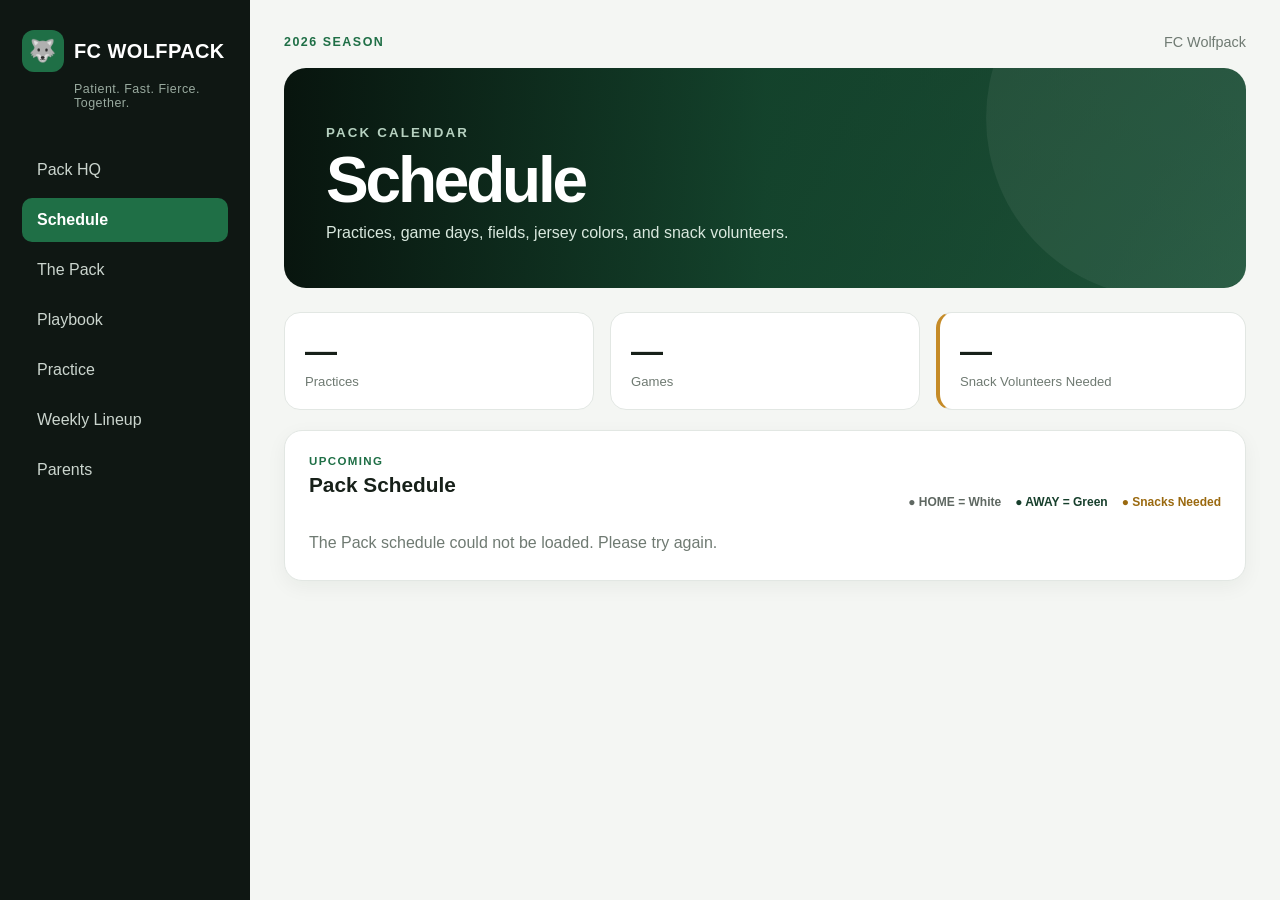
<file: schedule.html>
<!DOCTYPE html>
<html lang="en">

<head>
    <meta charset="UTF-8">

    <meta
        name="viewport"
        content="width=device-width, initial-scale=1.0"
    >

    <title>FC Wolfpack | Schedule</title>

    <link
        rel="stylesheet"
        href="style.css"
    >
</head>

<body>

<div class="layout">

    <aside class="sidebar">

        <div class="brand">
            <div class="brand-mark">🐺</div>
            FC WOLFPACK
        </div>

        <div class="tagline">
            Patient. Fast. Fierce. Together.
        </div>

        <nav class="nav">

            <a href="index.html">
                Pack HQ
            </a>

            <a
                class="active"
                href="schedule.html"
            >
                Schedule
            </a>

            <a href="pack.html">
                The Pack
            </a>

            <a href="playbook.html">
                Playbook
            </a>

            <a href="practice.html">
                Practice
            </a>

            <a href="lineup.html">
                Weekly Lineup
            </a>

            <a href="parents.html">
                Parents
            </a>

        </nav>

    </aside>


    <main>

        <div class="topbar">

            <div class="page-label">
                2026 Season
            </div>

            <div class="topbar-note">
                FC Wolfpack
            </div>

        </div>


        <section class="hero schedule-hero">

            <div class="hero-content">

                <small>
                    Pack Calendar
                </small>

                <h1>
                    Schedule
                </h1>

                <p>
                    Practices, game days, fields,
                    jersey colors, and snack volunteers.
                </p>

            </div>

        </section>


        <div class="schedule-summary">

            <div class="summary-card">

                <span
                    id="practiceCount"
                    class="summary-number"
                >
                    —
                </span>

                <span class="summary-label">
                    Practices
                </span>

            </div>


            <div class="summary-card">

                <span
                    id="gameCount"
                    class="summary-number"
                >
                    —
                </span>

                <span class="summary-label">
                    Games
                </span>

            </div>


            <div class="summary-card alert">

                <span
                    id="openCount"
                    class="summary-number"
                >
                    —
                </span>

                <span class="summary-label">
                    Snack Volunteers Needed
                </span>

            </div>

        </div>


        <section class="card card-full schedule-card">

            <div class="schedule-header">

                <div>

                    <div class="eyebrow">
                        Upcoming
                    </div>

                    <h2>
                        Pack Schedule
                    </h2>

                </div>


                <div class="schedule-key">

                    <span class="key-home">
                        ● HOME = White
                    </span>

                    <span class="key-away">
                        ● AWAY = Green
                    </span>

                    <span class="key-open">
                        ● Snacks Needed
                    </span>

                </div>

            </div>


            <div
                id="loadingMessage"
                class="muted"
            >
                Loading Pack schedule...
            </div>


            <div
                id="errorMessage"
                class="muted"
                style="display:none;"
            >
                Schedule could not be loaded.
            </div>


            <div
                id="scheduleList"
                class="game-list"
            >
            </div>

        </section>

    </main>

</div>


<div
    id="signupModal"
    class="modal"
>

    <div class="modal-content">

        <button
            class="modal-close"
            onclick="closeSignup()"
        >
            ×
        </button>

        <div class="eyebrow">
            Snack Signup
        </div>

        <h2>
            Help Feed the Pack
        </h2>

        <p
            id="signupGame"
            class="muted"
        >
        </p>

        <label for="familyName">
            Family Name
        </label>

        <input
            id="familyName"
            type="text"
            placeholder="Example: Smith Family"
        >

        <button
            id="signupSubmit"
            class="button signup-submit"
            onclick="submitSignup()"
        >
            Claim This Snack Day
        </button>

        <p
            id="signupMessage"
            class="form-note"
        >
        </p>

    </div>

</div>


<script>

const API_URL =
    "https://script.google.com/macros/s/AKfycbx5Fl8Ua7z60fT1d5VsT87W-hCGosv0m5AbIdpRUIsTQjrkjAInCySOYi7WyTxFyz8c/exec";

let selectedGameId = "";


async function loadSchedule() {

    const loading =
        document.getElementById("loadingMessage");

    const error =
        document.getElementById("errorMessage");

    const list =
        document.getElementById("scheduleList");

    loading.style.display = "block";
    error.style.display = "none";
    list.innerHTML = "";

    try {

        const response =
            await fetch(
                API_URL +
                "?action=schedule"
            );

        const data =
            await response.json();

        if (!data.ok) {

            throw new Error(
                data.error ||
                "Unable to load schedule."
            );

        }

        renderSchedule(
            data.games || [],
            data.practices || []
        );

        loading.style.display = "none";

    } catch (err) {

        console.error(err);

        loading.style.display = "none";
        error.style.display = "block";

        error.textContent =
            "The Pack schedule could not be loaded. Please try again.";

    }

}


function renderSchedule(
    games,
    practices
) {

    const list =
        document.getElementById(
            "scheduleList"
        );

    list.innerHTML = "";

    let covered = 0;

    games.forEach(game => {

        if (
            game.snack &&
            game.snack.familyName
        ) {
            covered++;
        }

    });

    document
        .getElementById("practiceCount")
        .textContent =
        practices.length;

    document
        .getElementById("gameCount")
        .textContent =
        games.length;

    document
        .getElementById("openCount")
        .textContent =
        games.length - covered;


    const items = [];


    games.forEach(game => {

        items.push({
            type: "game",
            date: game.date,
            data: game
        });

    });


    practices.forEach(practice => {

        items.push({
            type: "practice",
            date: practice.date,
            data: practice
        });

    });


    items.sort(
        (a, b) =>
            parseDate(a.date) -
            parseDate(b.date)
    );


    if (items.length === 0) {

        list.innerHTML = `

            <p class="muted">
                No practices or games have been added yet.
            </p>

        `;

        return;

    }


    items.forEach(item => {

        if (item.type === "practice") {

            list.appendChild(
                createPracticeRow(
                    item.data
                )
            );

        } else {

            list.appendChild(
                createGameRow(
                    item.data
                )
            );

        }

    });

}


function createGameRow(game) {

    const date =
        formatDate(
            game.date
        );


    const isHome =
        String(
            game.homeAway || ""
        )
            .trim()
            .toLowerCase() ===
        "home";


    const hasSnack =
        game.snack &&
        game.snack.familyName;


    const article =
        document.createElement(
            "article"
        );

    article.className =
        "game-card";


    const snackHTML =
        hasSnack
        ? `

            <div class="snack-box covered">

                <div class="snack-label">
                    🍊 SNACK VOLUNTEER
                </div>

                <strong>
                    ${escapeHTML(
                        game.snack.familyName
                    )}
                </strong>

                <span>
                    Covered ✓
                </span>

            </div>

        `
        : `

            <div class="snack-box open">

                <div class="snack-label">
                    🍊 SNACK VOLUNTEER
                </div>

                <strong>
                    Open
                </strong>

                <button class="signup-button">
                    Sign Up
                </button>

            </div>

        `;


    article.innerHTML = `

        <div class="game-date">

            <span class="game-month">
                ${date.month}
            </span>

            <span class="game-day">
                ${date.day}
            </span>

        </div>


        <div class="game-info">

            <div class="eyebrow">
                Game Day
            </div>

            <h3>
                ${escapeHTML(
                    game.field ||
                    "Field TBD"
                )}
            </h3>

<div class="field-label">

    ${date.fullDate}

    ${
        game.time
            ? " • " +
              escapeHTML(
                  game.time
              )
            : ""
    }

</div>

        </div>


        <div
    class="game-status ${
        isHome
        ? "home"
        : "away"
    }"
>

    <span class="game-status-main">
        ${
            isHome
            ? "HOME"
            : "AWAY"
        }
    </span>

    <span class="game-status-color">
        ${
            isHome
            ? "White"
            : "Green"
        }
    </span>

</div>


        ${snackHTML}

    `;


    const signupButton =
        article.querySelector(
            ".signup-button"
        );


    if (signupButton) {

        signupButton.addEventListener(
            "click",
            () => {

                openSignup(
                    game.gameId,
                    date.fullDate
                );

            }
        );

    }


    return article;

}


function createPracticeRow(
    practice
) {

    const date =
        formatDate(
            practice.date
        );


    const article =
        document.createElement(
            "article"
        );


    article.className =
        "game-card practice-row";


    article.innerHTML = `

        <div class="game-date practice-date">

            <span class="game-month">
                ${date.month}
            </span>

            <span class="game-day">
                ${date.day}
            </span>

        </div>


        <div class="game-info">

            <div class="eyebrow">
                Practice
            </div>

            <h3>
                ${escapeHTML(
                    practice.field ||
                    "Field TBD"
                )}
            </h3>

            <div class="field-label">

                ${date.fullDate}

                ${
                    practice.time
                    ? " • " +
                      escapeHTML(
                          practice.time
                      )
                    : ""
                }

            </div>

        </div>


        <div class="practice-status">
            PRACTICE
        </div>


        <div class="practice-focus">

            <div class="snack-label">
                FOCUS
            </div>

            <strong>
                ${escapeHTML(
                    practice.focus ||
                    "Pack Development"
                )}
            </strong>

        </div>

    `;


    return article;

}


function formatDate(value) {

    const date =
        parseDate(value);

    if (
        isNaN(
            date.getTime()
        )
    ) {

        return {
            month: "",
            day: "",
            fullDate: value
        };

    }


    return {

        month:
            date
                .toLocaleDateString(
                    "en-US",
                    {
                        month: "short"
                    }
                )
                .toUpperCase(),

        day:
            date
                .toLocaleDateString(
                    "en-US",
                    {
                        day: "2-digit"
                    }
                ),

        fullDate:
            date
                .toLocaleDateString(
                    "en-US",
                    {
                        weekday: "long",
                        month: "long",
                        day: "numeric",
                        year: "numeric"
                    }
                )

    };

}


function parseDate(value) {

    return new Date(
        value +
        "T12:00:00"
    );

}


function openSignup(
    gameId,
    label
) {

    selectedGameId = gameId;

    document
        .getElementById("signupGame")
        .textContent =
        label;

    document
        .getElementById("familyName")
        .value =
        "";

    document
        .getElementById("signupMessage")
        .textContent =
        "";

    document
        .getElementById("signupModal")
        .classList
        .add("show");

}


function closeSignup() {

    document
        .getElementById("signupModal")
        .classList
        .remove("show");

}


async function submitSignup() {

    const familyName =
        document
            .getElementById("familyName")
            .value
            .trim();

    const button =
        document.getElementById(
            "signupSubmit"
        );

    const message =
        document.getElementById(
            "signupMessage"
        );


    if (!familyName) {

        message.textContent =
            "Please enter your family name.";

        return;

    }


    button.disabled = true;
    button.textContent = "Claiming...";


    try {

        const formData =
            new URLSearchParams();

        formData.append(
            "action",
            "signup"
        );

        formData.append(
            "gameId",
            selectedGameId
        );

        formData.append(
            "familyName",
            familyName
        );


        const response =
            await fetch(
                API_URL,
                {
                    method: "POST",
                    body: formData
                }
            );


        const data =
            await response.json();


        if (!data.ok) {

            if (
                data.code ===
                "already_taken"
            ) {

                message.textContent =
                    `${data.familyName || "Another family"} already claimed this snack day.`;

                await loadSchedule();

                return;

            }

            throw new Error(
                data.error ||
                "Signup failed."
            );

        }


        message.textContent =
            "Snack day claimed!";


        await loadSchedule();


        setTimeout(
            closeSignup,
            800
        );


    } catch (err) {

        console.error(err);

        message.textContent =
            "The signup could not be saved. Please try again.";

    } finally {

        button.disabled = false;

        button.textContent =
            "Claim This Snack Day";

    }

}


function escapeHTML(value) {

    return String(value || "")
        .replaceAll("&", "&amp;")
        .replaceAll("<", "&lt;")
        .replaceAll(">", "&gt;")
        .replaceAll('"', "&quot;")
        .replaceAll("'", "&#039;");

}


window.onclick =
    function(event) {

        const modal =
            document.getElementById(
                "signupModal"
            );

        if (event.target === modal) {
            closeSignup();
        }

    };


loadSchedule();

</script>

</body>

</html>
</file>
<file: style.css>
:root {
    --bg: #f4f6f3;
    --panel: #ffffff;
    --sidebar: #0f1713;
    --sidebar-soft: #1b2620;

    --green: #1f6f46;
    --green-dark: #154a31;
    --green-soft: #eaf2ed;

    --hunter-green: #173f2c;

    --practice-bg: #edf4ef;
    --practice-border: #d3e3d8;
    --practice-badge: #d9e8de;

    --text: #172019;
    --muted: #6f7a72;
    --border: #e2e7e3;

    --snack-bg: #fff4dc;
    --snack-text: #75500d;
}


/* =========================================================
   RESET
========================================================= */

* {
    box-sizing: border-box;
}

html {
    scroll-behavior: smooth;
}

body {
    margin: 0;
    font-family: Inter, Arial, Helvetica, sans-serif;
    background: var(--bg);
    color: var(--text);
}

a {
    color: inherit;
}


/* =========================================================
   LAYOUT
========================================================= */

.layout {
    min-height: 100vh;
    display: grid;
    grid-template-columns: 250px 1fr;
}


/* =========================================================
   SIDEBAR
========================================================= */

.sidebar {
    background: var(--sidebar);
    color: white;
    min-height: 100vh;
    padding: 30px 22px;
    position: sticky;
    top: 0;
}

.brand {
    display: flex;
    align-items: center;
    gap: 10px;
    font-size: 1.25rem;
    font-weight: 900;
    letter-spacing: 0.02em;
}

.brand-mark {
    width: 42px;
    height: 42px;
    border-radius: 12px;
    display: grid;
    place-items: center;
    background: var(--green);
    font-size: 1.35rem;
}

.tagline {
    color: #99aa9f;
    font-size: 0.78rem;
    margin: 10px 0 38px 52px;
    letter-spacing: 0.04em;
}

.nav {
    display: flex;
    flex-direction: column;
    gap: 6px;
}

.nav a {
    text-decoration: none;
    color: #cbd5ce;
    padding: 13px 15px;
    border-radius: 10px;
    transition: 0.2s ease;
}

.nav a:hover {
    background: var(--sidebar-soft);
    color: white;
}

.nav a.active {
    background: var(--green);
    color: white;
    font-weight: 700;
}


/* =========================================================
   MAIN
========================================================= */

main {
    padding: 34px;
    max-width: 1400px;
    width: 100%;
    margin: 0 auto;
}

.topbar {
    display: flex;
    justify-content: space-between;
    align-items: center;
    margin-bottom: 18px;
}

.page-label {
    font-size: 0.78rem;
    text-transform: uppercase;
    letter-spacing: 0.12em;
    font-weight: 800;
    color: var(--green);
}

.topbar-note {
    color: var(--muted);
    font-size: 0.9rem;
}


/* =========================================================
   HERO
========================================================= */

.hero {
    min-height: 260px;
    border-radius: 22px;
    padding: 42px;
    display: flex;
    align-items: flex-end;
    margin-bottom: 24px;
    overflow: hidden;
    position: relative;

    background:
        linear-gradient(
            90deg,
            rgba(7, 18, 12, 0.94),
            rgba(17, 64, 41, 0.78),
            rgba(17, 64, 41, 0.35)
        ),
        linear-gradient(
            145deg,
            #173c2b,
            #255e42
        );
}

.hero::after {
    content: "";
    position: absolute;
    width: 360px;
    height: 360px;
    border-radius: 50%;
    right: -100px;
    top: -130px;
    background: rgba(255, 255, 255, 0.06);
}

.hero-content {
    position: relative;
    z-index: 1;
    max-width: 650px;
    color: white;
}

.hero small {
    display: block;
    color: #b6d1c0;
    font-weight: 800;
    text-transform: uppercase;
    letter-spacing: 0.16em;
    margin-bottom: 10px;
}

.hero h1 {
    margin: 0 0 10px;
    font-size: clamp(2.4rem, 5vw, 4.6rem);
    line-height: 0.95;
    letter-spacing: -0.05em;
}

.hero p {
    margin: 0;
    color: #d9e8de;
    font-size: 1rem;
    max-width: 560px;
    line-height: 1.6;
}


/* =========================================================
   SHARED CARDS
========================================================= */

.grid {
    display: grid;
    grid-template-columns: repeat(12, 1fr);
    gap: 20px;
}

.card {
    background: var(--panel);
    border: 1px solid var(--border);
    border-radius: 18px;
    padding: 24px;
    box-shadow: 0 6px 20px rgba(20, 35, 25, 0.05);
}

.card-half {
    grid-column: span 6;
}

.card-wide {
    grid-column: span 8;
}

.card-small {
    grid-column: span 4;
}

.card-full {
    grid-column: 1 / -1;
}

.card h2 {
    margin: 6px 0 12px;
    font-size: 1.3rem;
}

.eyebrow {
    color: var(--green);
    font-weight: 900;
    text-transform: uppercase;
    font-size: 0.72rem;
    letter-spacing: 0.12em;
}

.big {
    font-size: 1.7rem;
    font-weight: 900;
    margin: 8px 0;
}

.muted {
    color: var(--muted);
    line-height: 1.55;
}


/* =========================================================
   HOME PAGE
========================================================= */

.event-row {
    display: flex;
    gap: 18px;
    align-items: center;
    margin-top: 20px;
}

.event-date {
    min-width: 76px;
    text-align: center;
    border-radius: 14px;
    overflow: hidden;
    border: 1px solid var(--border);
}

.event-date .month {
    background: var(--green);
    color: white;
    padding: 6px;
    font-size: 0.72rem;
    font-weight: 900;
}

.event-date .day {
    padding: 10px 6px;
    font-size: 1.7rem;
    font-weight: 900;
}

.event-details strong {
    display: block;
    font-size: 1rem;
    margin-bottom: 4px;
}

.mission {
    background: linear-gradient(135deg, #ffffff, #f3f7f4);
    border-left: 5px solid var(--green);
}

.mission-word {
    display: inline-block;
    margin-top: 12px;
    padding: 8px 12px;
    border-radius: 999px;
    background: var(--green-soft);
    color: var(--green-dark);
    font-weight: 800;
    font-size: 0.82rem;
}

.roles {
    display: grid;
    grid-template-columns: repeat(4, 1fr);
    gap: 12px;
    margin-top: 18px;
}

.role {
    background: #f2f5f3;
    border-radius: 14px;
    padding: 18px 12px;
    text-align: center;
}

.role-icon {
    font-size: 1.6rem;
    margin-bottom: 8px;
}

.role strong {
    display: block;
    font-size: 0.88rem;
}

.role span {
    display: block;
    margin-top: 4px;
    color: var(--muted);
    font-size: 0.74rem;
}

.challenge-number {
    font-size: 3rem;
    font-weight: 900;
    line-height: 1;
    margin-top: 12px;
}

.challenge-number span {
    display: block;
    font-size: 0.9rem;
    font-weight: 700;
    color: var(--muted);
    margin-top: 6px;
}

.token-row {
    display: flex;
    gap: 8px;
    flex-wrap: wrap;
    margin: 20px 0;
}

.token {
    width: 28px;
    height: 28px;
    border: 6px solid #7b837d;
    border-radius: 50%;
}

.challenge-reward {
    background: var(--green-soft);
    color: var(--green-dark);
    border-radius: 12px;
    padding: 12px 14px;
    font-weight: 800;
}

.announcement {
    padding: 16px 0;
    border-bottom: 1px solid var(--border);
}

.announcement:last-child {
    border-bottom: 0;
}

.announcement strong {
    display: block;
    margin-bottom: 4px;
}


/* =========================================================
   BUTTONS
========================================================= */

.button {
    display: inline-flex;
    align-items: center;
    gap: 8px;
    margin-top: 14px;
    padding: 11px 15px;
    border-radius: 10px;
    background: var(--green);
    color: white;
    text-decoration: none;
    font-weight: 800;
    font-size: 0.85rem;
}

.button:hover {
    background: var(--green-dark);
}

.text-link {
    color: var(--green);
    font-weight: 800;
    text-decoration: none;
}


/* =========================================================
   SCHEDULE
========================================================= */

.schedule-hero {
    min-height: 220px;
}

.schedule-summary {
    display: grid;
    grid-template-columns: repeat(3, 1fr);
    gap: 16px;
    margin-bottom: 20px;
}

.summary-card {
    background: white;
    border: 1px solid var(--border);
    border-radius: 16px;
    padding: 20px;
    display: flex;
    flex-direction: column;
}

.summary-number {
    font-size: 2rem;
    font-weight: 900;
}

.summary-label {
    margin-top: 4px;
    color: var(--muted);
    font-size: 0.82rem;
}

.summary-card.alert {
    border-left: 4px solid #c58b27;
}

.schedule-card {
    overflow: hidden;
}

.schedule-header {
    display: flex;
    justify-content: space-between;
    align-items: flex-end;
    gap: 20px;
    margin-bottom: 22px;
}

.schedule-key {
    display: flex;
    gap: 14px;
    flex-wrap: wrap;
    font-size: 0.75rem;
    font-weight: 800;
}

.key-home {
    color: var(--hunter-green);
}

.key-away {
    color: #6a716c;
}

.key-open {
    color: #9a690f;
}

.game-list {
    display: flex;
    flex-direction: column;
    gap: 12px;
}

.game-card {
    display: grid;
    grid-template-columns: 105px minmax(180px, 1fr) 180px 220px;
    gap: 20px;
    align-items: center;
    background: #ffffff;
    border: 1px solid var(--border);
    border-radius: 16px;
    padding: 20px;
}

.game-card.practice-row {
    background: var(--practice-bg);
    border: 1px solid var(--practice-border);
    border-left: 5px solid var(--green);
}

.game-date {
    text-align: center;
    border: 1px solid var(--border);
    border-radius: 14px;
    overflow: hidden;
    background: white;
}

.game-month {
    display: block;
    background: var(--green);
    color: white;
    padding: 6px;
    font-size: 0.7rem;
    font-weight: 900;
    letter-spacing: 0.08em;
}

.game-day {
    display: block;
    padding: 8px 6px 10px;
    font-size: 2rem;
    font-weight: 900;
}

.practice-row .game-month {
    background: #607d6a;
}

.game-info h3 {
    margin: 4px 0;
    font-size: 1.1rem;
}

.game-info .field-label {
    color: var(--muted);
    font-size: 0.86rem;
}

.game-status {
    min-height: 62px;
    border-radius: 12px;
    padding: 14px 18px;
    display: flex;
    align-items: center;
    justify-content: center;
    text-align: center;
    font-size: 0.85rem;
    font-weight: 900;
    letter-spacing: 0.1em;
}

.game-status.home {
    background: var(--hunter-green);
    color: white;
}

.game-status.away {
    background: white;
    color: #202722;
    border: 2px solid #cfd6d1;
}

.practice-status {
    min-height: 62px;
    border-radius: 12px;
    padding: 14px 18px;
    display: flex;
    align-items: center;
    justify-content: center;
    text-align: center;
    background: var(--practice-badge);
    color: #214a32;
    border: 1px solid #c9dbce;
    font-size: 0.82rem;
    font-weight: 900;
    letter-spacing: 0.1em;
}

.practice-focus {
    border-radius: 14px;
    padding: 14px 16px;
    background: rgba(255, 255, 255, 0.72);
    border: 1px solid #d2e0d6;
    color: var(--green-dark);
}

.snack-box {
    border-radius: 14px;
    padding: 14px 16px;
}

.snack-box.covered {
    background: var(--green-soft);
    color: var(--green-dark);
}

.snack-box.open {
    background: var(--snack-bg);
    color: var(--snack-text);
}

.snack-label {
    font-size: 0.66rem;
    font-weight: 900;
    letter-spacing: 0.07em;
    margin-bottom: 5px;
}

.snack-box strong {
    display: block;
    margin-bottom: 5px;
}

.signup-button {
    border: 0;
    background: #95620c;
    color: white;
    border-radius: 8px;
    padding: 8px 12px;
    font-weight: 800;
    cursor: pointer;
}


/* =========================================================
   MODAL
========================================================= */

.modal {
    display: none;
    position: fixed;
    inset: 0;
    background: rgba(4, 10, 7, 0.72);
    align-items: center;
    justify-content: center;
    padding: 20px;
    z-index: 1000;
}

.modal.show {
    display: flex;
}

.modal-content {
    width: 100%;
    max-width: 440px;
    background: white;
    border-radius: 20px;
    padding: 28px;
    position: relative;
}

.modal-close {
    position: absolute;
    top: 14px;
    right: 16px;
    border: 0;
    background: transparent;
    font-size: 1.7rem;
    cursor: pointer;
    color: var(--muted);
}

.modal-content label {
    display: block;
    margin: 16px 0 6px;
    font-size: 0.8rem;
    font-weight: 800;
}

.modal-content input {
    width: 100%;
    border: 1px solid var(--border);
    border-radius: 10px;
    padding: 12px;
    font: inherit;
}

.signup-submit {
    width: 100%;
    border: 0;
    justify-content: center;
    cursor: pointer;
    margin-top: 20px;
}

.form-note {
    text-align: center;
    color: var(--muted);
    font-size: 0.72rem;
    margin-top: 12px;
}


/* =========================================================
   PRACTICE PAGE
========================================================= */

.practice-hero {
    min-height: 220px;
}

.practice-week-list {
    display: flex;
    flex-direction: column;
    gap: 14px;
}

.practice-week-card {
    display: grid;
    grid-template-columns: 180px minmax(200px, 1fr) 260px;
    gap: 20px;
    align-items: center;
    padding: 22px;
    border-radius: 16px;
    background: var(--practice-bg);
    border: 1px solid var(--practice-border);
    border-left: 5px solid var(--green);
}

.practice-week-day {
    color: var(--green);
    font-size: 0.75rem;
    font-weight: 900;
    letter-spacing: 0.1em;
    text-transform: uppercase;
}

.practice-week-focus {
    padding: 16px;
    border-radius: 14px;
    background: rgba(255, 255, 255, 0.75);
    border: 1px solid #d2e0d6;
    color: var(--green-dark);
}


/* =========================================================
   LINEUP CONTROLS
========================================================= */

.lineup-hero {
    min-height: 220px;
}

.lineup-controls {
    display: flex;
    justify-content: space-between;
    align-items: center;
    gap: 24px;
    margin-bottom: 18px;
}

.lineup-select {
    min-width: 260px;
    margin-top: 6px;
    padding: 12px 14px;
    border: 1px solid var(--border);
    border-radius: 10px;
    background: white;
    color: var(--text);
    font: inherit;
    font-weight: 700;
}

.lineup-game-details {
    display: flex;
    align-items: center;
    justify-content: flex-end;
    flex-wrap: wrap;
    gap: 12px;
    color: var(--muted);
}

.lineup-game-status {
    padding: 7px 12px;
    border-radius: 999px;
    font-size: 0.72rem;
    font-weight: 900;
    letter-spacing: 0.08em;
}

.lineup-game-status.home {
    background: var(--hunter-green);
    color: white;
}

.lineup-game-status.away {
    background: white;
    color: var(--text);
    border: 2px solid var(--border);
}


/* =========================================================
   QUARTERS
========================================================= */

.quarter-tabs {
    display: grid;
    grid-template-columns: repeat(4, 1fr);
    gap: 8px;
    margin-bottom: 18px;
}

.quarter-tab {
    border: 1px solid var(--border);
    border-radius: 10px;
    background: white;
    padding: 12px;
    color: var(--muted);
    font-weight: 900;
    cursor: pointer;
}

.quarter-tab.active {
    background: var(--green);
    border-color: var(--green);
    color: white;
}


/* =========================================================
   LINEUP BOARD
========================================================= */

.lineup-board {
    display: grid;
    grid-template-columns: minmax(0, 1fr) 240px;
    gap: 20px;
}


/* =========================================================
   FIELD
========================================================= */

.soccer-field {
    min-height: 720px;
    border-radius: 22px;
    position: relative;
    overflow: hidden;

    background:
        linear-gradient(
            rgba(20, 92, 55, 0.95),
            rgba(18, 77, 48, 0.97)
        );

    border: 4px solid rgba(255, 255, 255, 0.82);
    box-shadow: inset 0 0 0 3px rgba(255, 255, 255, 0.16);
}


/* =========================================================
   MIDFIELD LINE
========================================================= */

.soccer-field::before {
    content: "";
    position: absolute;
    left: 0;
    right: 0;
    top: 35%;

    border-top: 2px solid rgba(255, 255, 255, 0.55);
    z-index: 1;
}


/* =========================================================
   CENTER CIRCLE
========================================================= */

.soccer-field::after {
    content: "";
    position: absolute;

    width: 130px;
    height: 130px;

    left: 50%;
    top: 35%;

    transform: translate(-50%, -50%);

    border: 2px solid rgba(255, 255, 255, 0.55);
    border-radius: 50%;

    z-index: 1;
}


/* =========================================================
   GOALS
   Uses the existing .goal elements
========================================================= */

.goal {
    position: absolute;

    left: 50%;
    transform: translateX(-50%);

    width: 150px;
    height: 42px;

    z-index: 6;

    border-left: 4px solid #fff;
    border-right: 4px solid #fff;

    background:
        repeating-linear-gradient(
            0deg,
            rgba(255,255,255,.2) 0,
            rgba(255,255,255,.2) 1px,
            transparent 1px,
            transparent 10px
        ),
        repeating-linear-gradient(
            90deg,
            rgba(255,255,255,.2) 0,
            rgba(255,255,255,.2) 1px,
            transparent 1px,
            transparent 10px
        );
}

.goal-top {
    top: 0;
    border-top: 4px solid white;
    border-bottom: 2px solid rgba(255,255,255,.8);
}

.goal-bottom {
    bottom: 0;
    border-bottom: 4px solid white;
    border-top: 2px solid rgba(255,255,255,.8);
}

.goal-net {
    width: 100%;
    height: 100%;
}


/* =========================================================
   GOALIE / PENALTY BOXES
   Drawn using extra field pseudo-elements
========================================================= */

.field-label-top::before {
    content: "";
    position: absolute;

    width: 300px;
    height: 95px;

    left: 50%;
    top: -54px;

    transform: translateX(-50%);

    border-left: 3px solid rgba(255,255,255,.7);
    border-right: 3px solid rgba(255,255,255,.7);
    border-bottom: 3px solid rgba(255,255,255,.7);

    z-index: -1;
}

.field-label-bottom::before {
    content: "";
    position: absolute;

    width: 300px;
    height: 95px;

    left: 50%;
    bottom: -54px;

    transform: translateX(-50%);

    border-left: 3px solid rgba(255,255,255,.7);
    border-right: 3px solid rgba(255,255,255,.7);
    border-top: 3px solid rgba(255,255,255,.7);

    z-index: -1;
}


/* =========================================================
   FIELD LABELS
========================================================= */

.field-label-top {
    position: absolute;

    top: 58px;
    left: 50%;

    transform: translateX(-50%);

    color: rgba(255, 255, 255, 0.58);

    font-size: 0.65rem;
    font-weight: 900;
    letter-spacing: 0.2em;

    z-index: 3;
}

.field-label-bottom {
    position: absolute;

    bottom: 58px;
    left: 50%;

    transform: translateX(-50%);

    color: rgba(255, 255, 255, 0.58);

    font-size: 0.65rem;
    font-weight: 900;
    letter-spacing: 0.2em;

    z-index: 3;
}


/* =========================================================
   FIELD PLAYER STYLE
========================================================= */

.field-position {
    position: absolute;
    transform: translate(-50%, -50%);
    z-index: 5;
    min-width: 130px;
    text-align: center;
}

.position-symbol {
    width: 56px;
    height: 56px;

    margin: 0 auto 6px;

    display: grid;
    place-items: center;

    border-radius: 50%;

    background: white;
    font-size: 1.65rem;

    box-shadow: 0 6px 14px rgba(0,0,0,.18);
}

.position-role {
    color: rgba(255,255,255,.86);

    font-size: .66rem;
    font-weight: 900;

    letter-spacing: .12em;

    margin-bottom: 4px;
}

.position-name {
    display: inline-block;

    min-width: 100px;

    padding: 8px 12px;

    border-radius: 999px;

    background: rgba(255,255,255,.96);

    color: var(--hunter-green);

    font-weight: 900;

    box-shadow: 0 4px 10px rgba(0,0,0,.14);
}

.position-open {
    opacity: .65;
    font-style: italic;
}


/* =========================================================
   6v6 FORMATION
========================================================= */

/* Hunter high and central */

.hunter-position {
    left: 50%;
    top: 18%;
}


/* Scouts wider toward sidelines */

.scout-left {
    left: 19%;
    top: 48%;
}

.scout-right {
    left: 81%;
    top: 48%;
}


/* Guardians closer to center */

.guardian-left {
    left: 38%;
    top: 69%;
}

.guardian-right {
    left: 62%;
    top: 69%;
}


/* Pack Leader central */

.leader-position {
    left: 50%;
    top: 86%;
}


/* =========================================================
   BENCH
========================================================= */

.bench-panel {
    background: white;
    border: 1px solid var(--border);
    border-radius: 18px;
    padding: 22px;
    align-self: start;
}

.bench-panel h2 {
    margin: 5px 0 18px;
}

.bench-players {
    display: flex;
    flex-direction: column;
    gap: 10px;
}

.bench-player {
    padding: 12px 14px;
    border-radius: 10px;
    background: #eef3ef;
    color: var(--green-dark);
    font-weight: 800;
}


/* =========================================================
   EMPTY LINEUP
========================================================= */

.lineup-empty {
    text-align: center;
    padding: 50px 20px;
}

.lineup-empty-icon {
    font-size: 2.8rem;
    margin-bottom: 10px;
}


/* =========================================================
   RESPONSIVE
========================================================= */

@media (max-width: 950px) {

    .layout {
        grid-template-columns: 1fr;
    }

    .sidebar {
        position: static;
        min-height: auto;
    }

    .tagline {
        margin-left: 0;
        margin-bottom: 20px;
    }

    .nav {
        flex-direction: row;
        flex-wrap: wrap;
    }

    main {
        padding: 20px;
    }

    .hero {
        min-height: 220px;
        padding: 28px;
    }

    .roles {
        grid-template-columns: repeat(2, 1fr);
    }
}


@media (max-width: 850px) {

    .schedule-summary {
        grid-template-columns: 1fr;
    }

    .schedule-header {
        align-items: flex-start;
        flex-direction: column;
    }

    .game-card {
        grid-template-columns: 85px 1fr;
    }

    .game-status,
    .practice-status,
    .snack-box,
    .practice-focus {
        grid-column: 2;
    }

    .practice-week-card {
        grid-template-columns: 1fr;
    }

    .lineup-controls {
        flex-direction: column;
        align-items: stretch;
    }

    .lineup-select {
        min-width: 0;
        width: 100%;
    }

    .lineup-game-details {
        justify-content: flex-start;
    }

    .lineup-board {
        grid-template-columns: 1fr;
    }

    .soccer-field {
        min-height: 660px;
    }

    .bench-players {
        flex-direction: row;
        flex-wrap: wrap;
    }

    .bench-player {
        flex: 1 1 120px;
    }
}


@media (max-width: 650px) {

    .soccer-field {
        min-height: 620px;
    }

    .field-position {
        min-width: 100px;
    }

    .position-symbol {
        width: 46px;
        height: 46px;
        font-size: 1.35rem;
    }

    .position-name {
        min-width: 78px;
        padding: 7px 9px;
        font-size: 0.78rem;
    }

    .scout-left {
        left: 16%;
    }

    .scout-right {
        left: 84%;
    }

    .guardian-left {
        left: 36%;
    }

    .guardian-right {
        left: 64%;
    }

    .goal {
        width: 110px;
        height: 32px;
    }

    .field-label-top::before,
    .field-label-bottom::before {
        width: 220px;
        height: 80px;
    }
}


@media (max-width: 560px) {

    .sidebar {
        padding: 22px 16px;
    }

    .nav a {
        font-size: 0.82rem;
        padding: 9px 10px;
    }

    main {
        padding: 14px;
    }

    .hero {
        border-radius: 16px;
    }

    .card {
        border-radius: 14px;
        padding: 18px;
    }

    .roles {
        grid-template-columns: 1fr 1fr;
    }
}


@media (max-width: 480px) {

    .game-card {
        grid-template-columns: 1fr;
        padding: 16px;
    }

    .game-date,
    .game-status,
    .practice-status,
    .snack-box,
    .practice-focus {
        grid-column: 1;
    }

    .game-date {
        width: 90px;
    }

    .quarter-tabs {
        grid-template-columns: repeat(2, 1fr);
    }
}

/* =========================================================
   THE PACK PAGE
========================================================= */

.pack-hero {
    min-height: 260px;
}


/* VALUES */

.pack-values-section {
    margin-bottom: 28px;
}

.pack-values {
    display: grid;
    grid-template-columns: repeat(4, 1fr);
    gap: 12px;
    margin-top: 20px;
}

.pack-value {
    padding: 20px;
    border-radius: 14px;
    background: #f1f5f2;
    border-top: 4px solid var(--green);
}

.pack-value strong {
    display: block;
    color: var(--green-dark);
    font-size: 1rem;
    letter-spacing: 0.08em;
    margin-bottom: 8px;
}

.pack-value span {
    color: var(--muted);
    font-size: 0.84rem;
    line-height: 1.5;
}


/* SECTIONS */

.pack-section {
    margin: 34px 0;
}

.pack-section-title {
    margin: 6px 0 18px;
}


/* ROLE CARDS */

.pack-role-grid {
    display: grid;
    grid-template-columns: repeat(2, 1fr);
    gap: 18px;
}

.pack-role-card {
    position: relative;
    background: white;
    border: 1px solid var(--border);
    border-radius: 18px;
    padding: 24px;
    overflow: hidden;
}

.pack-role-card::after {
    content: "";
    position: absolute;
    width: 130px;
    height: 130px;
    border-radius: 50%;
    right: -60px;
    bottom: -60px;
    background: var(--green-soft);
}

.pack-role-symbol {
    width: 58px;
    height: 58px;
    display: grid;
    place-items: center;
    border-radius: 16px;
    background: var(--green-soft);
    font-size: 1.8rem;
    margin-bottom: 16px;
}

.pack-role-name {
    font-size: 1.3rem;
    font-weight: 900;
}

.pack-role-job {
    margin-top: 3px;
    color: var(--green);
    font-weight: 800;
    font-size: 0.82rem;
}

.pack-role-card p {
    position: relative;
    z-index: 2;
    color: var(--muted);
    line-height: 1.6;
    max-width: 450px;
}

.pack-role-cue {
    display: inline-block;
    position: relative;
    z-index: 2;
    margin-top: 5px;
    padding: 7px 11px;
    border-radius: 999px;
    background: var(--hunter-green);
    color: white;
    font-size: 0.68rem;
    font-weight: 900;
    letter-spacing: 0.12em;
}


/* LANGUAGE */

.pack-language-section {
    margin: 34px 0;
}

.pack-language-grid {
    display: grid;
    grid-template-columns: repeat(4, 1fr);
    gap: 14px;
    margin-top: 20px;
}

.pack-language-card {
    padding: 22px 16px;
    border-radius: 14px;
    background: #f4f7f5;
    text-align: center;
}

.pack-language-icon {
    font-size: 2rem;
    margin-bottom: 10px;
}

.pack-language-card strong {
    display: block;
    margin-bottom: 6px;
}

.pack-language-card span {
    color: var(--muted);
    font-size: 0.8rem;
    line-height: 1.45;
}


/* GAME MOMENTS */

.pack-moments {
    display: grid;
    grid-template-columns: repeat(2, 1fr);
    gap: 14px;
}

.pack-moment {
    display: flex;
    gap: 16px;
    align-items: flex-start;
    padding: 20px;
    background: white;
    border: 1px solid var(--border);
    border-radius: 16px;
}

.pack-moment-number {
    min-width: 42px;
    height: 42px;
    display: grid;
    place-items: center;
    border-radius: 12px;
    background: var(--green);
    color: white;
    font-weight: 900;
    font-size: 0.8rem;
}

.pack-moment strong {
    font-size: 1rem;
}

.pack-moment p {
    margin: 5px 0 0;
    color: var(--muted);
    line-height: 1.5;
}


/* PROMISE */

.pack-promise {
    margin-top: 34px;
    padding: 44px 28px;
    border-radius: 22px;
    text-align: center;
    background:
        linear-gradient(
            135deg,
            #10291d,
            #1d5b3b
        );
    color: white;
}

.pack-promise-wolf {
    font-size: 2.8rem;
    margin-bottom: 12px;
}

.pack-promise .eyebrow {
    color: #a9ceb7;
}

.pack-promise h2 {
    margin: 8px 0;
    font-size: clamp(1.7rem, 4vw, 2.6rem);
}

.pack-promise p {
    margin: 0 auto;
    max-width: 520px;
    color: #d3e5d9;
    line-height: 1.6;
}


/* PACK PAGE RESPONSIVE */

@media (max-width: 850px) {

    .pack-values {
        grid-template-columns: repeat(2, 1fr);
    }

    .pack-role-grid {
        grid-template-columns: 1fr;
    }

    .pack-language-grid {
        grid-template-columns: repeat(2, 1fr);
    }

}


@media (max-width: 560px) {

    .pack-values,
    .pack-language-grid,
    .pack-moments {
        grid-template-columns: 1fr;
    }

}

/* =========================================================
   PARENTS PAGE
========================================================= */

.parents-hero {
    min-height: 240px;
}


.parent-checklist {
    display: grid;
    grid-template-columns: repeat(2, 1fr);
    gap: 10px;
    margin-top: 18px;
}

.parent-check-item {
    padding: 13px 14px;
    border-radius: 12px;
    background: #f2f5f3;
    font-weight: 800;
    font-size: 0.85rem;
}


.parent-game {
    display: flex;
    justify-content: space-between;
    align-items: center;
    gap: 18px;
    margin-top: 14px;
}

.parent-game-date {
    font-size: 1.1rem;
    font-weight: 900;
}

.parent-game-field {
    color: var(--muted);
    margin-top: 5px;
}

.parent-jersey {
    margin-top: 16px;
    padding: 12px 14px;
    border-radius: 12px;
    background: #f3f6f4;
    color: var(--muted);
}

.parent-jersey strong {
    color: var(--text);
}


.parent-status-good,
.parent-status-needed {
    display: flex;
    flex-direction: column;
    gap: 5px;
    margin-top: 15px;
    padding: 16px;
    border-radius: 14px;
}

.parent-status-good {
    background: var(--green-soft);
    color: var(--green-dark);
}

.parent-status-needed {
    background: var(--snack-bg);
    color: var(--snack-text);
}


.parent-practice {
    display: flex;
    flex-direction: column;
    gap: 6px;
    margin-top: 14px;
}

.parent-practice-focus {
    margin-top: 8px;
    padding: 11px 13px;
    border-radius: 10px;
    background: var(--practice-bg);
    color: var(--green-dark);
}


.parent-values {
    display: grid;
    grid-template-columns: repeat(4, 1fr);
    gap: 12px;
    margin-top: 20px;
}

.parent-value-card {
    padding: 18px;
    border-radius: 14px;
    background: #f2f5f3;
    border-top: 4px solid var(--green);
}

.parent-value-card strong {
    display: block;
    color: var(--green-dark);
    margin-bottom: 7px;
    font-size: 0.9rem;
    letter-spacing: 0.08em;
}

.parent-value-card span {
    color: var(--muted);
    font-size: 0.8rem;
    line-height: 1.5;
}


.parent-reminders {
    display: grid;
    grid-template-columns: repeat(3, 1fr);
    gap: 14px;
    margin-top: 18px;
}

.parent-reminder {
    padding: 18px;
    border-radius: 14px;
    background: #f7f9f7;
    border: 1px solid var(--border);
}

.parent-reminder strong {
    display: block;
    margin-bottom: 8px;
}

.parent-reminder span {
    color: var(--muted);
    font-size: 0.82rem;
    line-height: 1.5;
}


@media (max-width: 850px) {

    .parent-values {
        grid-template-columns: repeat(2, 1fr);
    }

    .parent-reminders {
        grid-template-columns: 1fr;
    }

}


@media (max-width: 560px) {

    .parent-checklist,
    .parent-values {
        grid-template-columns: 1fr;
    }

    .parent-game {
        align-items: flex-start;
        flex-direction: column;
    }

}

/* =========================================================
   PLAYBOOK PAGE
========================================================= */

.playbook-hero {
    min-height: 240px;
}


.playbook-intro {
    margin-bottom: 20px;
}


/* =========================================================
   PLAYBOOK GRID
========================================================= */

.playbook-grid {
    display: grid;

    grid-template-columns:
        repeat(2, minmax(0, 1fr));

    gap: 20px;
}


/* =========================================================
   PLAYBOOK CARD
========================================================= */

.playbook-card {
    background: white;

    border:
        1px solid
        var(--border);

    border-radius: 18px;

    overflow: hidden;

    box-shadow:
        0 6px 20px
        rgba(20, 35, 25, 0.05);
}


/* =========================================================
   PLAYBOOK HEADER
========================================================= */

.playbook-card-header {
    padding:
        22px 24px 20px;
}


.playbook-number-text {
    margin-bottom: 5px;

    color:
        var(--green);

    font-size: 0.72rem;

    font-weight: 900;

    letter-spacing:
        0.08em;
}


.playbook-drill-title {
    margin: 0;

    font-size:
        clamp(
            1.9rem,
            3vw,
            2.5rem
        );

    line-height: 1;

    font-weight: 900;

    letter-spacing:
        -0.035em;

    color:
        var(--text);
}


/* =========================================================
   FOCUS LABEL
========================================================= */

.playbook-focus-label {
    display: inline-block;

    margin-top: 10px;

    padding:
        6px 10px;

    border-radius: 999px;

    background:
        var(--green-soft);

    color:
        var(--green-dark);

    font-size: 0.68rem;

    font-weight: 900;

    text-transform: uppercase;

    letter-spacing:
        0.08em;
}


/* =========================================================
   IMAGE
========================================================= */

.playbook-image-wrap {
    width: 100%;

    aspect-ratio:
        16 / 10;

    display: flex;

    align-items: center;

    justify-content: center;

    background:
        #e8eee9;

    overflow: hidden;
}


.playbook-image {
    width: 100%;
    height: 100%;

    object-fit: contain;

    display: block;
}


.playbook-image-missing {
    flex-direction: column;

    gap: 8px;

    color:
        var(--muted);

    font-weight: 800;
}


.playbook-image-missing div {
    font-size: 2rem;
}


.playbook-image-missing span {
    font-size: 0.8rem;
}


/* =========================================================
   DESCRIPTION
========================================================= */

.playbook-card-body {
    padding:
        18px 24px 24px;
}


.playbook-card-body p {
    margin: 0;

    line-height: 1.6;
}


/* =========================================================
   EMPTY
========================================================= */

.playbook-empty {
    text-align: center;

    padding:
        50px 20px;
}


.playbook-empty-icon {
    font-size: 2.5rem;

    margin-bottom: 10px;
}


/* =========================================================
   MOBILE
========================================================= */

@media (max-width: 850px) {

    .playbook-grid {
        grid-template-columns:
            1fr;
    }

}

/* =========================================================
   PLAYBOOK MOBILE FIX
========================================================= */

@media (max-width: 850px) {

    /* Force the grid and cards to actually shrink */
    .playbook-grid {
        display: grid;
        grid-template-columns: minmax(0, 1fr);

        width: 100%;
        max-width: 100%;

        overflow: hidden;
    }


    .playbook-card {
        width: 100%;
        max-width: 100%;
        min-width: 0;

        overflow: hidden;
    }


    /* Header */

    .playbook-card-header {
        width: 100%;

        padding:
            20px 18px 16px;
    }


    .playbook-number-text {
        margin-bottom: 5px;

        color: var(--green);

        font-size: 0.7rem;
        font-weight: 900;

        letter-spacing: 0.08em;
    }


    .playbook-drill-title {
        margin: 0;

        font-size: 2rem;
        line-height: 1.05;

        font-weight: 900;

        letter-spacing: -0.035em;
    }


    /* Focus must remain a label on mobile */

    .playbook-focus-label {
        display: inline-block;

        width: auto;

        margin-top: 9px;

        padding:
            6px 10px;

        border-radius: 999px;

        background: var(--green-soft);

        color: var(--green-dark);

        font-size: 0.66rem;
        font-weight: 900;

        line-height: 1;

        text-transform: uppercase;

        letter-spacing: 0.07em;
    }


    /* =====================================================
       DIAGRAM
    ====================================================== */

    .playbook-image-wrap {
        width: 100%;
        max-width: 100%;
        min-width: 0;

        aspect-ratio: auto;

        display: flex;

        align-items: center;
        justify-content: center;

        overflow: hidden;

        background: #ffffff;
    }


    .playbook-image {
        display: block;

        width: 100%;
        max-width: 100%;

        height: auto;
        max-height: none;

        object-fit: contain;

        margin: 0 auto;
    }


    /* Description */

    .playbook-card-body {
        width: 100%;

        padding:
            16px 18px 20px;
    }


    .playbook-card-body p {
        margin: 0;

        font-size: 0.9rem;

        line-height: 1.55;

        overflow-wrap: anywhere;
    }

}


/* =========================================================
   SMALL PHONE
========================================================= */

@media (max-width: 560px) {

    .playbook-drill-title {
        font-size: 1.85rem;
    }


    .playbook-card-header {
        padding:
            18px 16px 15px;
    }


    .playbook-card-body {
        padding:
            15px 16px 18px;
    }


    .playbook-image {
        width: 100%;
        height: auto;
    }

}

/* =========================================================
   CORRECT HOME / AWAY JERSEY COLORS

   HOME = WHITE
   AWAY = HUNTER GREEN
========================================================= */


/* SCHEDULE + PARENT HUB */

.game-status.home {
    background: #ffffff;
    color: #202722;

    border:
        2px solid
        #cfd6d1;
}


.game-status.away {
    background:
        var(--hunter-green);

    color: #ffffff;

    border:
        2px solid
        var(--hunter-green);
}


/* SCHEDULE LEGEND */

.key-home {
    color:
        #5f6862;
}


.key-away {
    color:
        var(--hunter-green);
}


/* WEEKLY LINEUP */

.lineup-game-status.home {
    background: #ffffff;
    color: #202722;

    border:
        2px solid
        #cfd6d1;
}


.lineup-game-status.away {
    background:
        var(--hunter-green);

    color: #ffffff;

    border:
        2px solid
        var(--hunter-green);
}


/* OPTIONAL JERSEY LABEL ON LINEUP PAGE */

.lineup-jersey {
    color:
        var(--muted);

    font-size:
        0.78rem;

    font-weight:
        800;
}

/* =========================================================
   HOME / AWAY LABEL WITH JERSEY COLOR
========================================================= */

.game-status {
    flex-direction: column;
    gap: 4px;
}


.game-status-main {
    font-size: 0.85rem;
    font-weight: 900;
    letter-spacing: 0.1em;
}


.game-status-color {
    font-size: 0.68rem;
    font-weight: 800;
    letter-spacing: 0.05em;
    text-transform: uppercase;
    opacity: 0.8;
}


/* HOME = WHITE */

.game-status.home {
    background: #ffffff;
    color: #202722;

    border:
        2px solid
        #cfd6d1;
}


/* AWAY = GREEN */

.game-status.away {
    background:
        var(--hunter-green);

    color: #ffffff;

    border:
        2px solid
        var(--hunter-green);
}

/* =========================================================
   GAME EVE / GAME DAY MODE
   Pack HQ automatically changes the day before a game
   and on game day.
========================================================= */


/* =========================================================
   GAME HERO BASE
========================================================= */

.game-hero-content {
    width: 100%;
    max-width: 780px;
}


/* =========================================================
   DAY BEFORE GAME
   "THE HUNT APPROACHES"
========================================================= */

.hero.game-eve {
    min-height: 330px;

    background:
        radial-gradient(
            circle at 82% 22%,
            rgba(205, 225, 211, 0.18),
            transparent 28%
        ),
        linear-gradient(
            115deg,
            #07100b 0%,
            #102c1e 48%,
            #205d3d 100%
        );

    box-shadow:
        0 12px 34px
        rgba(10, 40, 25, 0.16);
}


/* =========================================================
   GAME DAY
   "THE HUNT IS ON"
========================================================= */

.hero.game-day {
    min-height: 360px;

    background:
        radial-gradient(
            circle at 82% 20%,
            rgba(255, 255, 255, 0.16),
            transparent 23%
        ),
        radial-gradient(
            circle at 75% 70%,
            rgba(44, 130, 81, 0.20),
            transparent 34%
        ),
        linear-gradient(
            120deg,
            #050c08 0%,
            #0d271a 43%,
            #1f6f46 100%
        );

    box-shadow:
        0 16px 42px
        rgba(10, 41, 25, 0.24);
}


/* Slight visual emphasis around game day */

.hero.game-day::after {
    width: 430px;
    height: 430px;

    right: -110px;
    top: -150px;

    background:
        rgba(255, 255, 255, 0.07);
}


/* =========================================================
   TOMORROW / GAME DAY LABEL
========================================================= */

.game-hero-eyebrow {
    display: inline-block;

    margin-bottom: 13px;

    padding:
        7px 12px;

    border-radius: 999px;

    background:
        rgba(255, 255, 255, 0.13);

    border:
        1px solid
        rgba(255, 255, 255, 0.15);

    color:
        #dcece1;

    font-size: 0.72rem;

    font-weight: 900;

    letter-spacing: 0.16em;

    text-transform: uppercase;
}


/* Make Game Day a little stronger */

.hero.game-day .game-hero-eyebrow {
    background:
        rgba(255, 255, 255, 0.16);

    color: #ffffff;
}


/* =========================================================
   GAME HERO TITLE
========================================================= */

.game-hero-content h1 {
    margin:
        0 0 22px;

    font-size:
        clamp(
            2.8rem,
            7vw,
            5.4rem
        );

    line-height: 0.92;

    letter-spacing: -0.055em;
}


/* =========================================================
   GAME DETAILS ROW
========================================================= */

.game-hero-details {
    display: flex;

    align-items: center;

    gap: 18px;

    flex-wrap: wrap;
}


/* =========================================================
   HOME / AWAY + JERSEY
========================================================= */

.game-hero-status {
    min-width: 145px;

    padding:
        13px 18px;

    border-radius: 12px;

    display: flex;

    flex-direction: column;

    align-items: center;

    justify-content: center;

    text-align: center;

    box-shadow:
        0 5px 14px
        rgba(0, 0, 0, 0.14);
}


.game-hero-status span {
    font-size: 0.72rem;

    font-weight: 900;

    letter-spacing: 0.14em;

    text-transform: uppercase;
}


.game-hero-status strong {
    margin-top: 4px;

    font-size: 0.9rem;

    font-weight: 900;

    letter-spacing: 0.055em;
}


/* HOME = WHITE */

.game-hero-status.home {
    background: #ffffff;

    color: #172019;

    border:
        2px solid
        rgba(255, 255, 255, 0.9);
}


/* AWAY = GREEN */

.game-hero-status.away {
    background:
        var(--green);

    color: #ffffff;

    border:
        2px solid
        rgba(255, 255, 255, 0.4);
}


/* =========================================================
   GAME DATE + FIELD
========================================================= */

.game-hero-info {
    display: flex;

    flex-direction: column;

    gap: 5px;
}


.game-hero-info strong {
    color: #ffffff;

    font-size: 1.08rem;

    font-weight: 900;
}


.game-hero-info span {
    color: #bdd8c7;

    font-size: 0.9rem;

    font-weight: 700;
}


/* =========================================================
   GAME DAY ACTION BUTTONS
========================================================= */

.game-hero-actions {
    display: flex;

    gap: 10px;

    flex-wrap: wrap;

    margin-top: 22px;
}


.game-hero-button {
    display: inline-flex;

    align-items: center;

    justify-content: center;

    min-height: 43px;

    padding:
        11px 17px;

    border-radius: 10px;

    border:
        1px solid
        rgba(255, 255, 255, 0.35);

    background:
        rgba(255, 255, 255, 0.08);

    color: #ffffff;

    text-decoration: none;

    font-size: 0.82rem;

    font-weight: 900;

    transition:
        transform 0.15s ease,
        background 0.15s ease;
}


.game-hero-button:hover {
    transform:
        translateY(-1px);

    background:
        rgba(255, 255, 255, 0.14);
}


.game-hero-button.primary {
    background: #ffffff;

    border-color: #ffffff;

    color:
        var(--green-dark);
}


.game-hero-button.primary:hover {
    background:
        #f0f5f2;
}


/* =========================================================
   SNACK STATUS
========================================================= */

.game-hero-snack {
    display: inline-flex;

    align-items: center;

    gap: 8px;

    margin-top: 18px;

    padding:
        8px 11px;

    border-radius: 9px;

    font-size: 0.75rem;

    font-weight: 700;
}


.game-hero-snack span {
    opacity: 0.82;
}


.game-hero-snack strong {
    font-weight: 900;
}


.game-hero-snack.covered {
    background:
        rgba(203, 235, 214, 0.14);

    border:
        1px solid
        rgba(203, 235, 214, 0.18);

    color: #d8eddf;
}


.game-hero-snack.needed {
    background:
        rgba(255, 215, 142, 0.16);

    border:
        1px solid
        rgba(255, 215, 142, 0.18);

    color: #ffe0a4;
}


/* =========================================================
   GAME DAY MOBILE
========================================================= */

@media (max-width: 650px) {

    .hero.game-eve,
    .hero.game-day {
        min-height: 410px;

        padding:
            28px 22px;
    }


    .game-hero-content {
        width: 100%;
    }


    .game-hero-content h1 {
        font-size:
            clamp(
                2.8rem,
                13vw,
                3.7rem
            );

        line-height: 0.94;
    }


    .game-hero-details {
        align-items:
            flex-start;

        gap: 14px;
    }


    .game-hero-status {
        min-width: 130px;

        padding:
            12px 14px;
    }


    .game-hero-info {
        flex:
            1;

        min-width: 140px;
    }


    .game-hero-actions {
        width: 100%;

        margin-top: 20px;
    }


    .game-hero-button {
        flex:
            1 1 130px;
    }


    .game-hero-snack {
        margin-top: 16px;
    }

}


/* =========================================================
   VERY SMALL GAME DAY PHONE
========================================================= */

@media (max-width: 430px) {

    .hero.game-eve,
    .hero.game-day {
        min-height: 440px;
    }


    .game-hero-content h1 {
        font-size: 2.8rem;
    }


    .game-hero-details {
        flex-direction: column;
    }


    .game-hero-status {
        width: 100%;

        max-width: 180px;
    }


    .game-hero-info {
        width: 100%;
    }


    .game-hero-button {
        flex:
            1 1 100%;
    }

}

/* =========================================================
   COACH'S DEN
========================================================= */

.coach-page {
    width: 100%;
    min-height: 100vh;
    padding: 28px;

    background:
        #f4f6f3;
}


/* =========================================================
   LOGIN
========================================================= */

.coach-login-screen {
    min-height: calc(100vh - 56px);

    display: grid;
    place-items: center;
}


.coach-login-card {
    width: 100%;
    max-width: 430px;

    padding: 38px;

    border-radius: 22px;

    background: #ffffff;

    border:
        1px solid
        var(--border);

    box-shadow:
        0 18px 50px
        rgba(15, 35, 22, 0.12);

    text-align: center;
}


.coach-login-icon {
    width: 70px;
    height: 70px;

    display: grid;
    place-items: center;

    margin:
        0 auto 16px;

    border-radius: 20px;

    background:
        var(--green);

    font-size: 2rem;
}


.coach-login-card h1 {
    margin:
        8px 0 10px;

    font-size: 2rem;
}


.coach-pin-input {
    width: 100%;

    margin-top: 18px;

    padding:
        15px 16px;

    border:
        1px solid
        var(--border);

    border-radius: 12px;

    font: inherit;

    font-size: 1.1rem;

    text-align: center;

    letter-spacing: 0.18em;
}


.coach-back-link {
    display: inline-block;

    margin-top: 18px;

    color:
        var(--muted);

    text-decoration: none;

    font-size: 0.82rem;
}


/* =========================================================
   BUTTONS
========================================================= */

.coach-primary-button,
.coach-secondary-button,
.coach-save-button {
    border: 0;

    border-radius: 11px;

    padding:
        12px 16px;

    font: inherit;

    font-weight: 900;

    cursor: pointer;
}


.coach-primary-button {
    background:
        var(--green);

    color: white;
}


.coach-login-card .coach-primary-button {
    width: 100%;

    margin-top: 12px;
}


.coach-secondary-button {
    display: inline-flex;

    align-items: center;
    justify-content: center;

    background: #edf2ee;

    color:
        var(--green-dark);

    text-decoration: none;
}


.coach-save-button {
    background: white;

    color:
        var(--green-dark);

    min-width: 220px;
}


.coach-save-button:disabled {
    opacity: 0.65;

    cursor: wait;
}


/* =========================================================
   HEADER
========================================================= */

.coach-header {
    max-width: 1250px;

    margin:
        0 auto 22px;

    padding:
        30px 34px;

    border-radius: 22px;

    display: flex;

    justify-content:
        space-between;

    align-items:
        center;

    gap: 24px;

    color: white;

    background:
        linear-gradient(
            135deg,
            #0c2117,
            #1f6f46
        );
}


.coach-header h1 {
    margin:
        6px 0;

    font-size:
        clamp(
            2rem,
            5vw,
            3rem
        );
}


.coach-header p {
    margin: 0;

    color: #d5e7db;

    max-width: 660px;

    line-height: 1.5;
}


.coach-header .eyebrow {
    color: #a9ceb7;
}


.coach-header-actions {
    display: flex;

    gap: 10px;

    flex-wrap: wrap;
}


/* =========================================================
   CARDS
========================================================= */

.coach-card {
    max-width: 1250px;

    margin:
        0 auto 20px;

    padding: 26px;

    background: white;

    border:
        1px solid
        var(--border);

    border-radius: 18px;

    box-shadow:
        0 6px 20px
        rgba(20, 35, 25, 0.05);
}


.coach-section-heading {
    display: flex;

    justify-content:
        space-between;

    align-items:
        flex-start;

    gap: 20px;

    margin-bottom: 18px;
}


.coach-section-heading h2 {
    margin:
        5px 0 5px;
}


/* =========================================================
   GAME
========================================================= */

.coach-select {
    width: 100%;

    padding:
        13px 14px;

    border:
        1px solid
        var(--border);

    border-radius: 11px;

    background: white;

    color:
        var(--text);

    font: inherit;

    font-weight: 700;
}


.coach-game-details {
    display: flex;

    gap: 12px;

    flex-wrap: wrap;

    margin-top: 15px;

    color:
        var(--muted);
}


.coach-game-details strong {
    color:
        var(--text);
}


/* =========================================================
   PLAYER LIST
========================================================= */

.coach-player-list {
    display: grid;

    grid-template-columns:
        repeat(
            2,
            minmax(0, 1fr)
        );

    gap: 16px;
}


.coach-player-card {
    padding: 20px;

    border:
        1px solid
        var(--border);

    border-radius: 16px;

    background:
        #fafcfb;
}


.coach-player-top {
    display: flex;

    justify-content:
        space-between;

    align-items:
        center;

    margin-bottom: 16px;
}


.coach-player-name {
    font-size: 1.25rem;

    font-weight: 900;
}


.coach-player-id {
    margin-top: 2px;

    color:
        var(--muted);

    font-size: 0.68rem;
}


.coach-player-label {
    margin:
        15px 0 8px;

    color:
        var(--muted);

    font-size: 0.68rem;

    font-weight: 900;

    letter-spacing: 0.09em;

    text-transform: uppercase;
}


/* =========================================================
   ATTENDANCE
========================================================= */

.coach-toggle-row {
    display: flex;

    gap: 7px;

    flex-wrap: wrap;
}


.coach-attendance-button {
    border:
        1px solid
        var(--border);

    border-radius: 9px;

    padding:
        9px 11px;

    background: white;

    color:
        var(--muted);

    font: inherit;

    font-size: 0.76rem;

    font-weight: 900;

    cursor: pointer;
}


.coach-attendance-button.playing.active {
    background:
        var(--green-soft);

    color:
        var(--green-dark);

    border-color:
        #bcd9c6;
}


.coach-attendance-button.absent.active {
    background:
        #fbe7e7;

    color:
        #8a2828;

    border-color:
        #e8baba;
}


.coach-attendance-button.late.active {
    background:
        #fff3d9;

    color:
        #85600e;

    border-color:
        #e8d099;
}


.coach-late-options {
    display: flex;

    align-items: center;

    gap: 10px;

    margin-top: 10px;

    color:
        var(--muted);

    font-size: 0.78rem;
}


.coach-quarter-select {
    padding:
        7px 10px;

    border:
        1px solid
        var(--border);

    border-radius: 8px;

    background: white;

    font: inherit;

    font-weight: 800;
}


/* =========================================================
   POSITION TOGGLES
========================================================= */

.coach-position-row {
    display: grid;

    grid-template-columns:
        repeat(2, 1fr);

    gap: 7px;
}


.coach-position-button {
    min-height: 42px;

    border-radius: 9px;

    padding:
        9px 10px;

    border:
        1px solid
        var(--border);

    font: inherit;

    font-size: 0.75rem;

    font-weight: 900;

    cursor: pointer;

    text-align: left;
}


.coach-position-button span {
    margin-right: 5px;
}


.coach-position-button.allowed {
    background:
        var(--green-soft);

    color:
        var(--green-dark);

    border-color:
        #bfd9c7;
}


.coach-position-button.blocked {
    background:
        #eeeeee;

    color:
        #8a918c;

    text-decoration:
        line-through;
}


/* =========================================================
   GENERATOR
========================================================= */

.coach-generator-actions {
    display: flex;

    gap: 10px;

    flex-wrap: wrap;
}


.coach-message {
    min-height: 18px;

    margin-top: 10px;

    color:
        var(--muted);

    font-size: 0.8rem;
}


/* =========================================================
   QUARTERS
========================================================= */

.coach-quarter-grid {
    max-width: 1250px;

    margin:
        0 auto 20px;

    display: grid;

    grid-template-columns:
        repeat(
            2,
            minmax(0, 1fr)
        );

    gap: 18px;
}


.coach-quarter-card {
    padding: 24px;

    background: white;

    border:
        1px solid
        var(--border);

    border-radius: 18px;

    box-shadow:
        0 6px 20px
        rgba(20, 35, 25, 0.05);
}


.coach-quarter-heading {
    display: flex;

    justify-content:
        space-between;

    align-items:
        center;

    margin-bottom: 16px;
}


.coach-quarter-heading h2 {
    margin:
        4px 0 0;
}


.coach-reset-quarter {
    border: 0;

    background: transparent;

    color:
        var(--muted);

    font: inherit;

    font-size: 0.75rem;

    font-weight: 800;

    cursor: pointer;
}


/* =========================================================
   MANUAL LINEUP EDITOR
========================================================= */

.coach-position-editor {
    display: grid;

    grid-template-columns:
        160px 1fr;

    gap: 12px;

    align-items: center;

    padding:
        8px 0;

    border-bottom:
        1px solid
        #eef1ef;
}


.coach-position-label {
    font-size: 0.78rem;

    font-weight: 900;
}


.coach-lineup-select {
    width: 100%;

    padding:
        9px 10px;

    border:
        1px solid
        var(--border);

    border-radius: 9px;

    background: white;

    font: inherit;

    font-weight: 700;
}


/* =========================================================
   BENCH
========================================================= */

.coach-bench-box {
    margin-top: 16px;

    padding: 14px;

    border-radius: 12px;

    background:
        #f3f6f4;
}


.coach-bench-list {
    display: flex;

    flex-wrap: wrap;

    gap: 7px;

    margin-top: 8px;
}


.coach-bench-player {
    padding:
        6px 9px;

    border-radius: 999px;

    background: white;

    border:
        1px solid
        var(--border);

    color:
        var(--green-dark);

    font-size: 0.72rem;

    font-weight: 800;
}


.coach-bench-empty {
    color:
        var(--muted);

    font-size: 0.75rem;
}


/* =========================================================
   VALIDATION
========================================================= */

.coach-validation {
    padding: 15px;

    border-radius: 12px;

    background:
        #f2f5f3;

    color:
        var(--muted);
}


.coach-validation.valid {
    background:
        var(--green-soft);

    color:
        var(--green-dark);
}


.coach-validation.invalid {
    background:
        #fff3d9;

    color:
        #7b590d;
}


.coach-validation strong {
    display: block;

    margin-bottom: 5px;
}


.coach-validation span {
    font-size: 0.82rem;
}


.coach-validation ul {
    margin:
        8px 0 0;

    padding-left: 20px;
}


/* =========================================================
   PUBLISH
========================================================= */

.coach-publish-card {
    max-width: 1250px;

    margin:
        0 auto 40px;

    padding:
        26px;

    border-radius: 18px;

    display: flex;

    justify-content:
        space-between;

    align-items: center;

    gap: 24px;

    background:
        linear-gradient(
            135deg,
            #10291d,
            #1f6f46
        );

    color: white;
}


.coach-publish-card .eyebrow {
    color: #a9ceb7;
}


.coach-publish-card h2 {
    margin:
        5px 0;
}


.coach-publish-card p {
    margin: 0;

    max-width: 650px;

    color: #d3e5d9;

    line-height: 1.5;
}


/* =========================================================
   SAVE STATUS
========================================================= */

.coach-save-status {
    color:
        var(--muted);

    font-size: 0.8rem;

    font-weight: 800;
}


.coach-save-status.success {
    color:
        var(--green);
}


.coach-save-status.error {
    color:
        #a13333;
}


/* =========================================================
   MOBILE
========================================================= */

@media (max-width: 850px) {

    .coach-page {
        padding: 18px;
    }


    .coach-header {
        align-items:
            flex-start;

        flex-direction:
            column;
    }


    .coach-player-list {
        grid-template-columns:
            1fr;
    }


    .coach-quarter-grid {
        grid-template-columns:
            1fr;
    }


    .coach-publish-card {
        align-items:
            stretch;

        flex-direction:
            column;
    }


    .coach-save-button {
        width: 100%;
    }

}


@media (max-width: 560px) {

    .coach-page {
        padding: 10px;
    }


    .coach-login-card {
        padding: 28px 20px;
    }


    .coach-header {
        padding: 24px 20px;

        border-radius: 16px;
    }


    .coach-card,
    .coach-quarter-card {
        padding: 18px;

        border-radius: 14px;
    }


    .coach-position-row {
        grid-template-columns:
            1fr 1fr;
    }


    .coach-position-editor {
        grid-template-columns:
            1fr;

        gap: 5px;
    }


    .coach-generator-actions {
        flex-direction:
            column;
    }


    .coach-generator-actions button {
        width: 100%;
    }


    .coach-header-actions {
        width: 100%;
    }


    .coach-header-actions a,
    .coach-header-actions button {
        flex: 1;
    }

}

/* =========================================================
   COACH ACCESS
========================================================= */

.coach-access-link {
    margin-top: auto;
    padding-top: 24px;
}


.coach-access-link a {
    display: block;

    padding: 10px 12px;

    border-radius: 9px;

    color: #7f9186;

    font-size: 0.72rem;
    font-weight: 800;

    text-decoration: none;

    transition:
        background 0.15s ease,
        color 0.15s ease;
}


.coach-access-link a:hover {
    background: rgba(255, 255, 255, 0.06);

    color: white;
}
</file>
